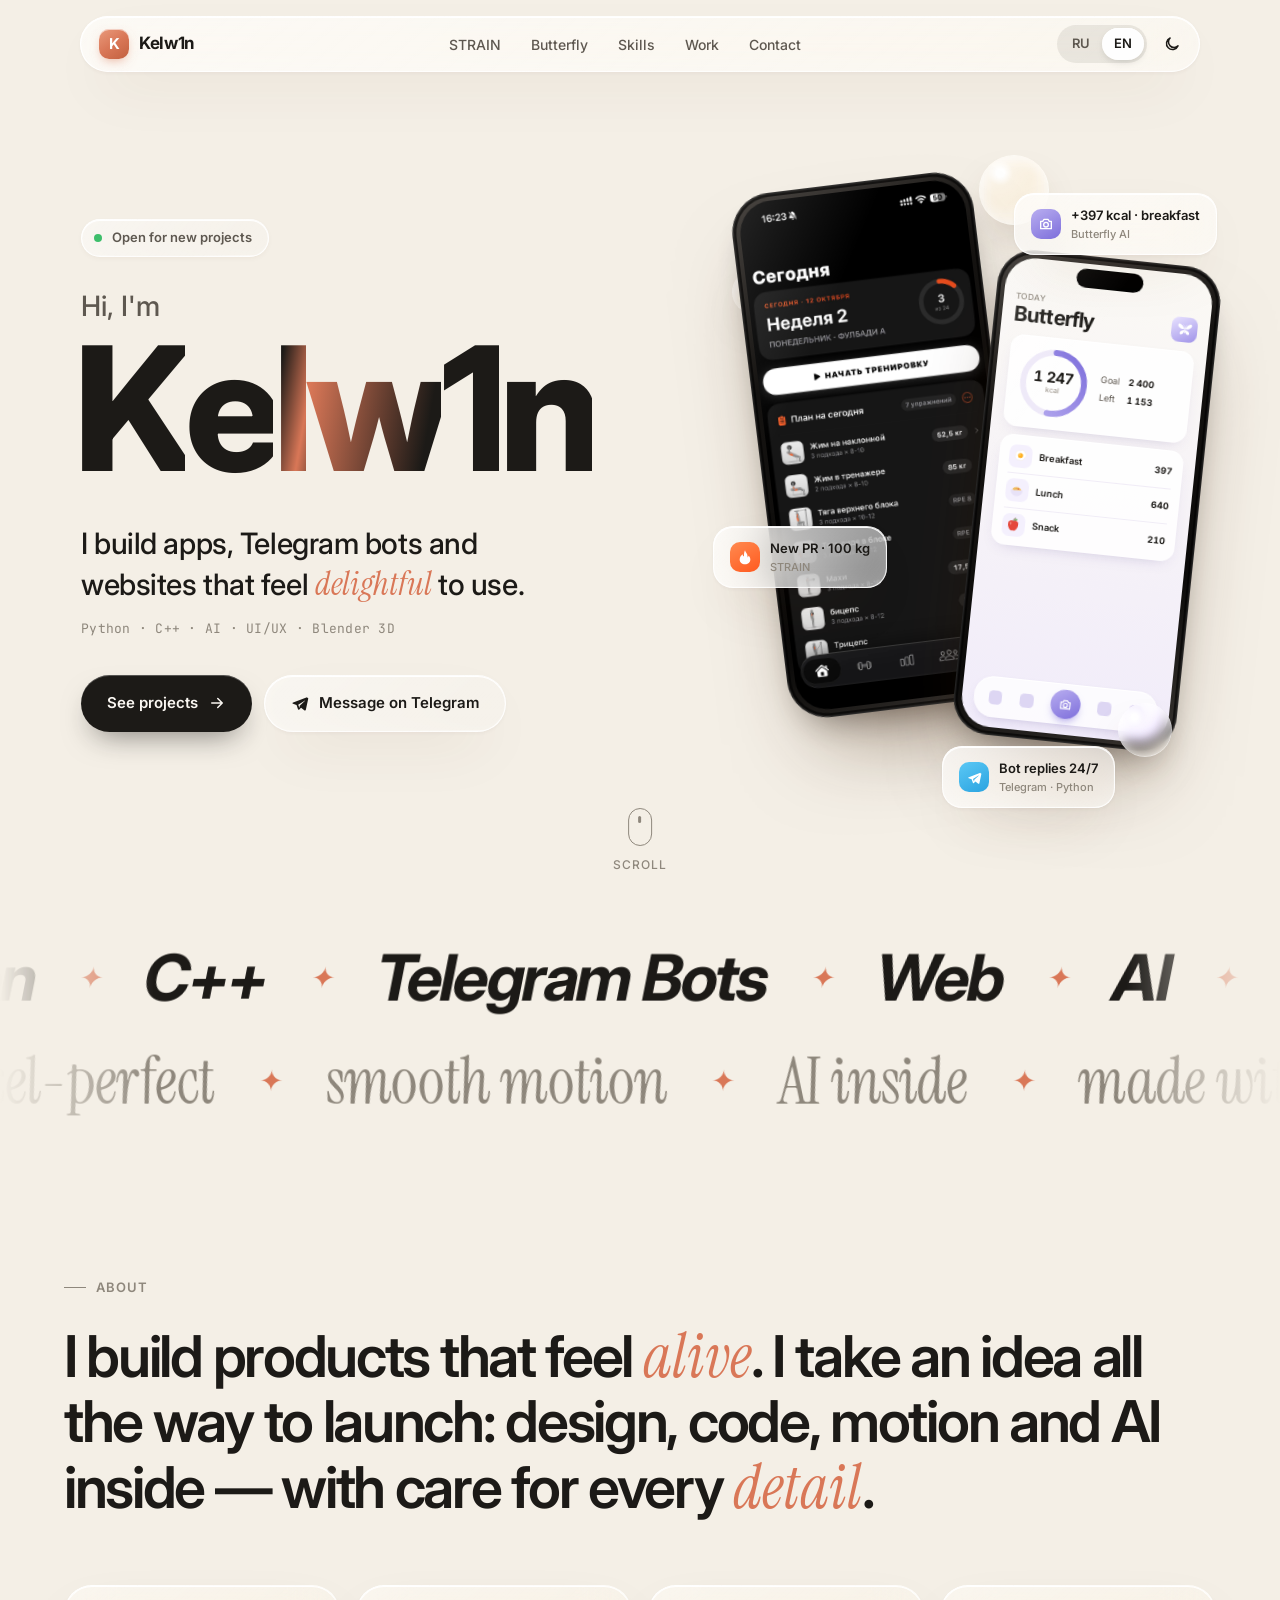
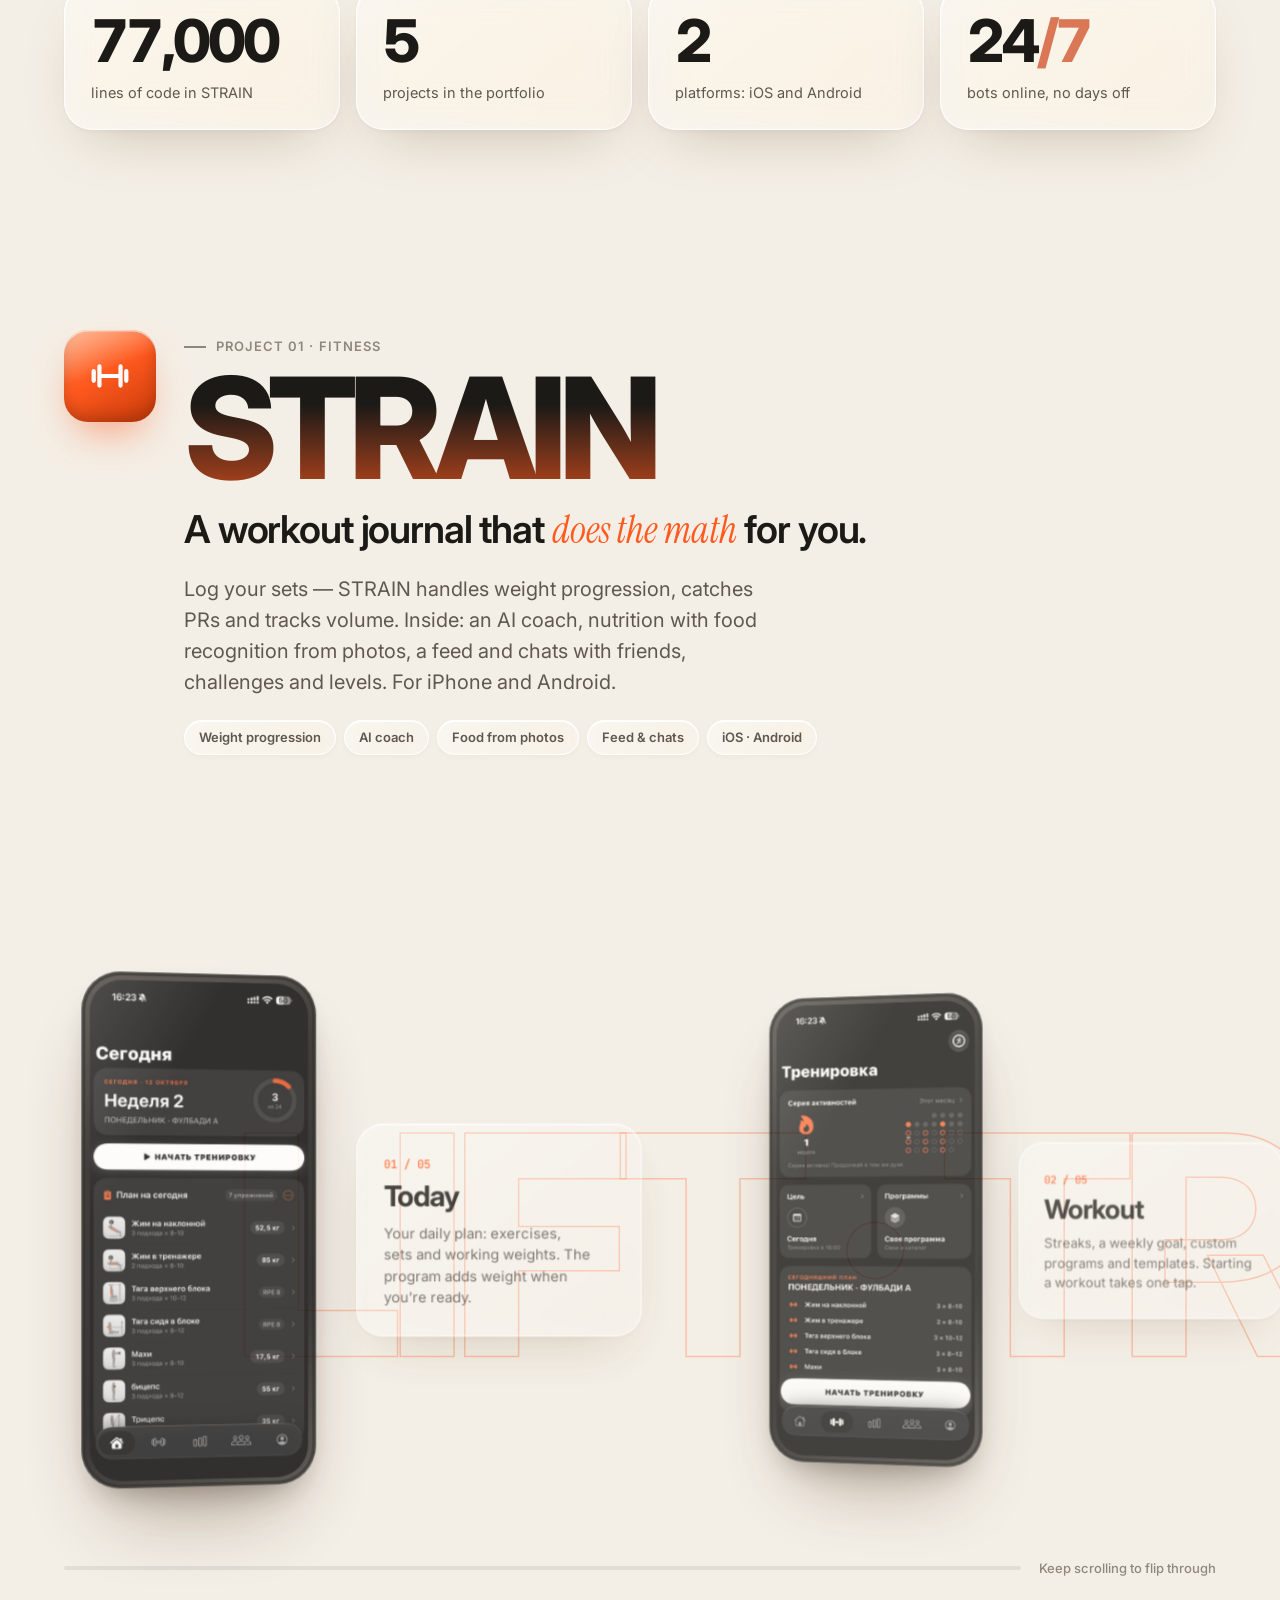
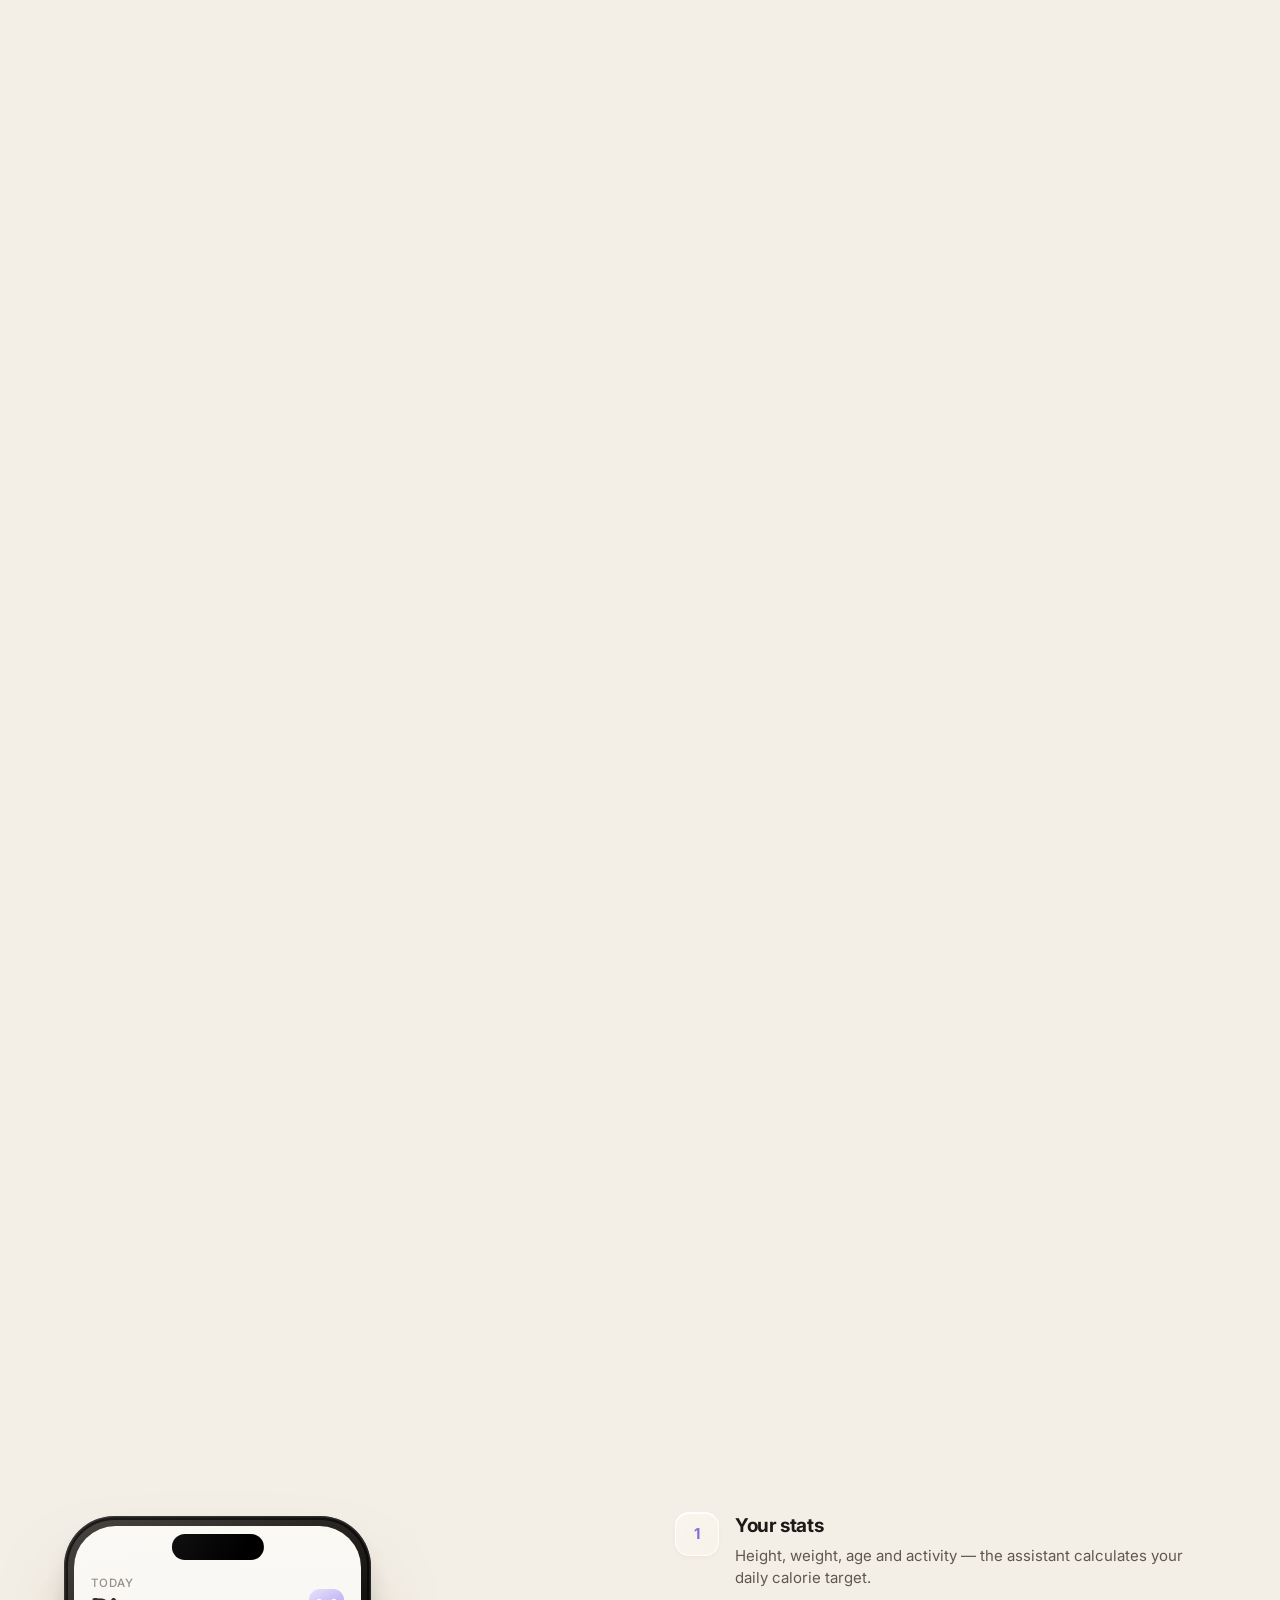
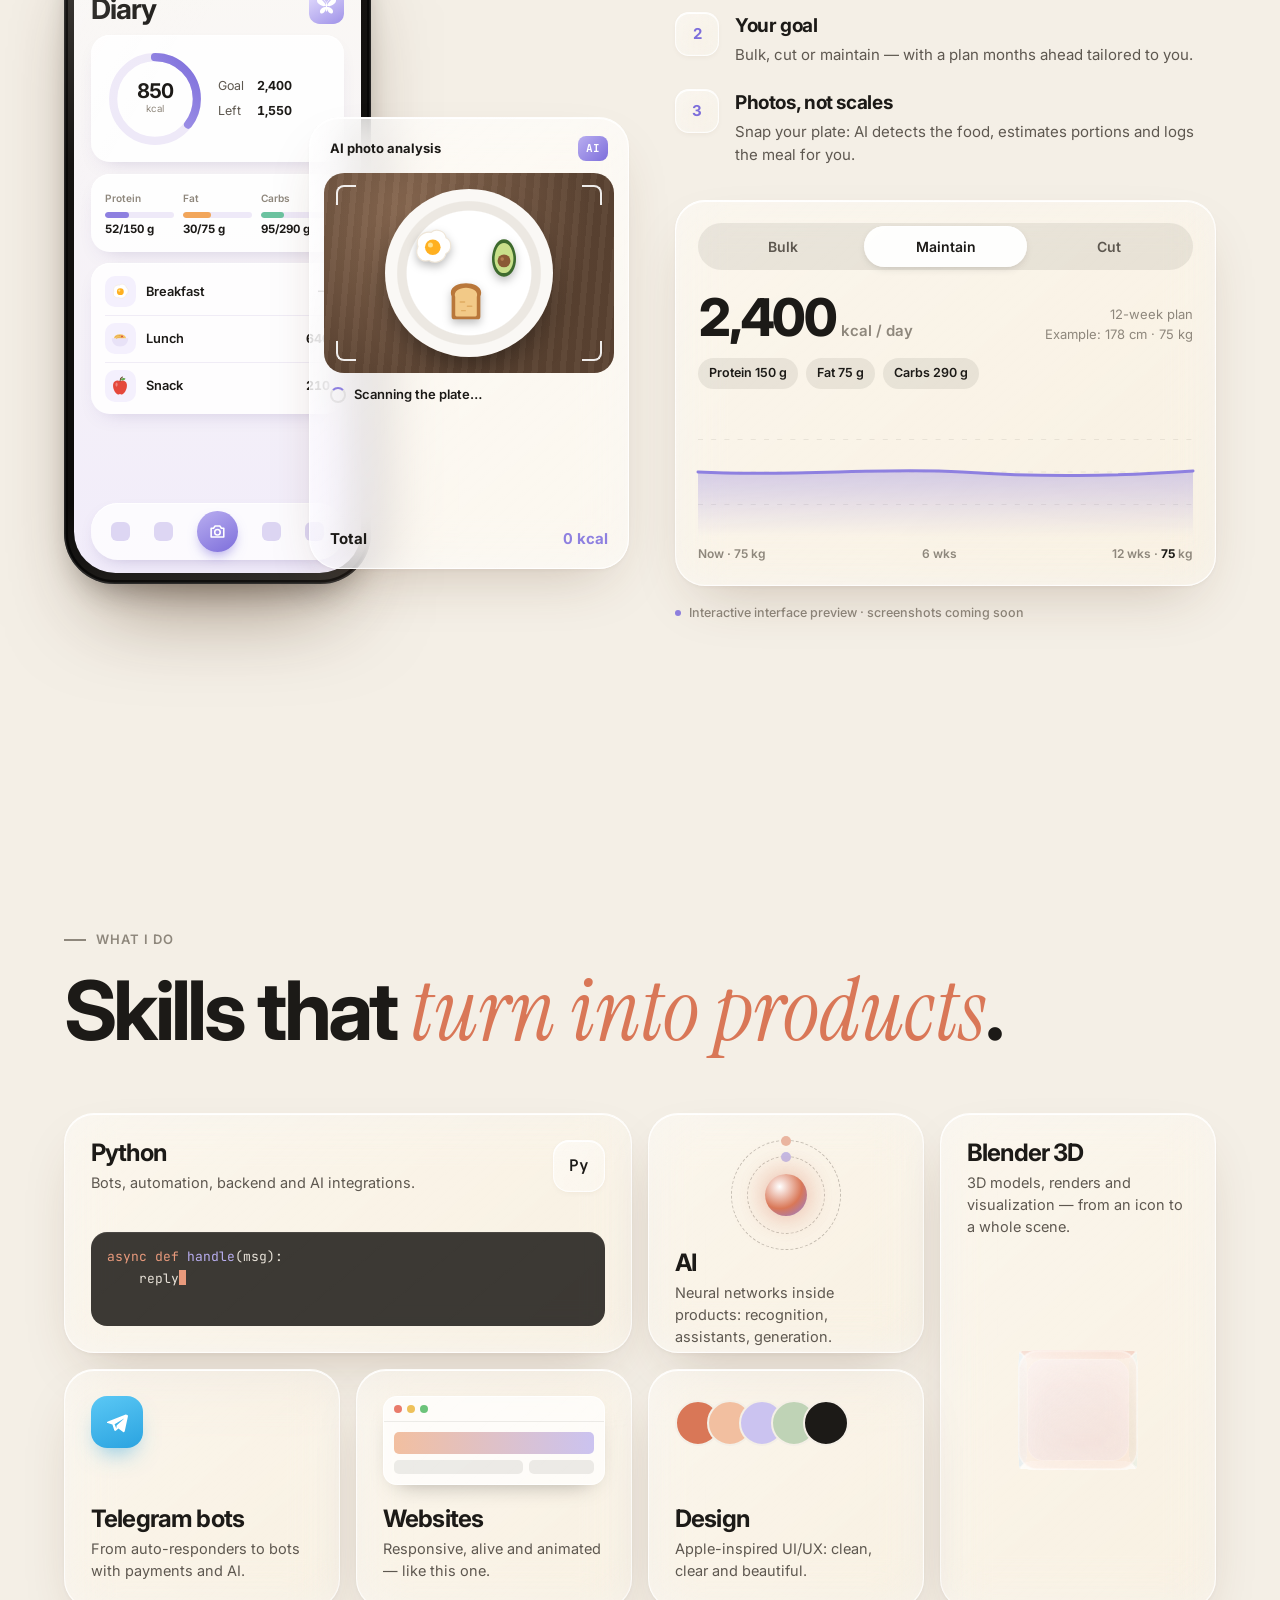
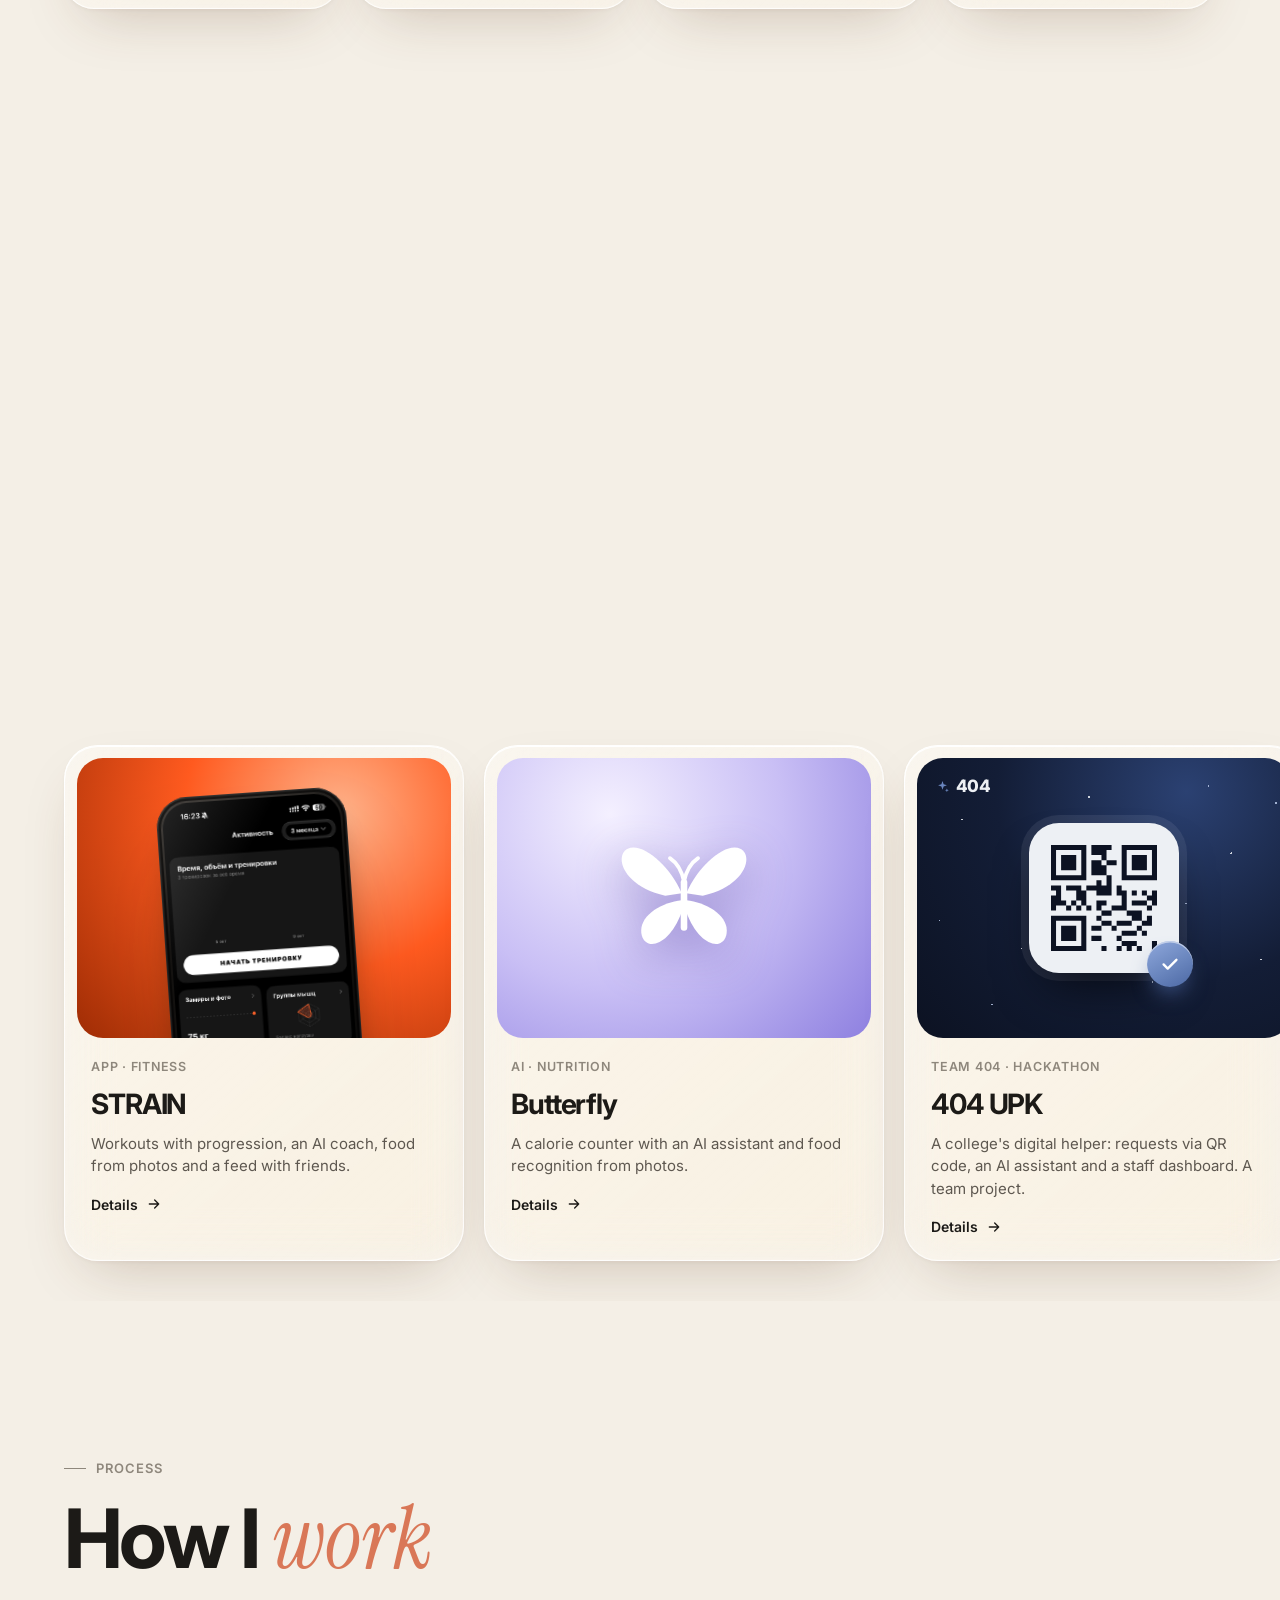
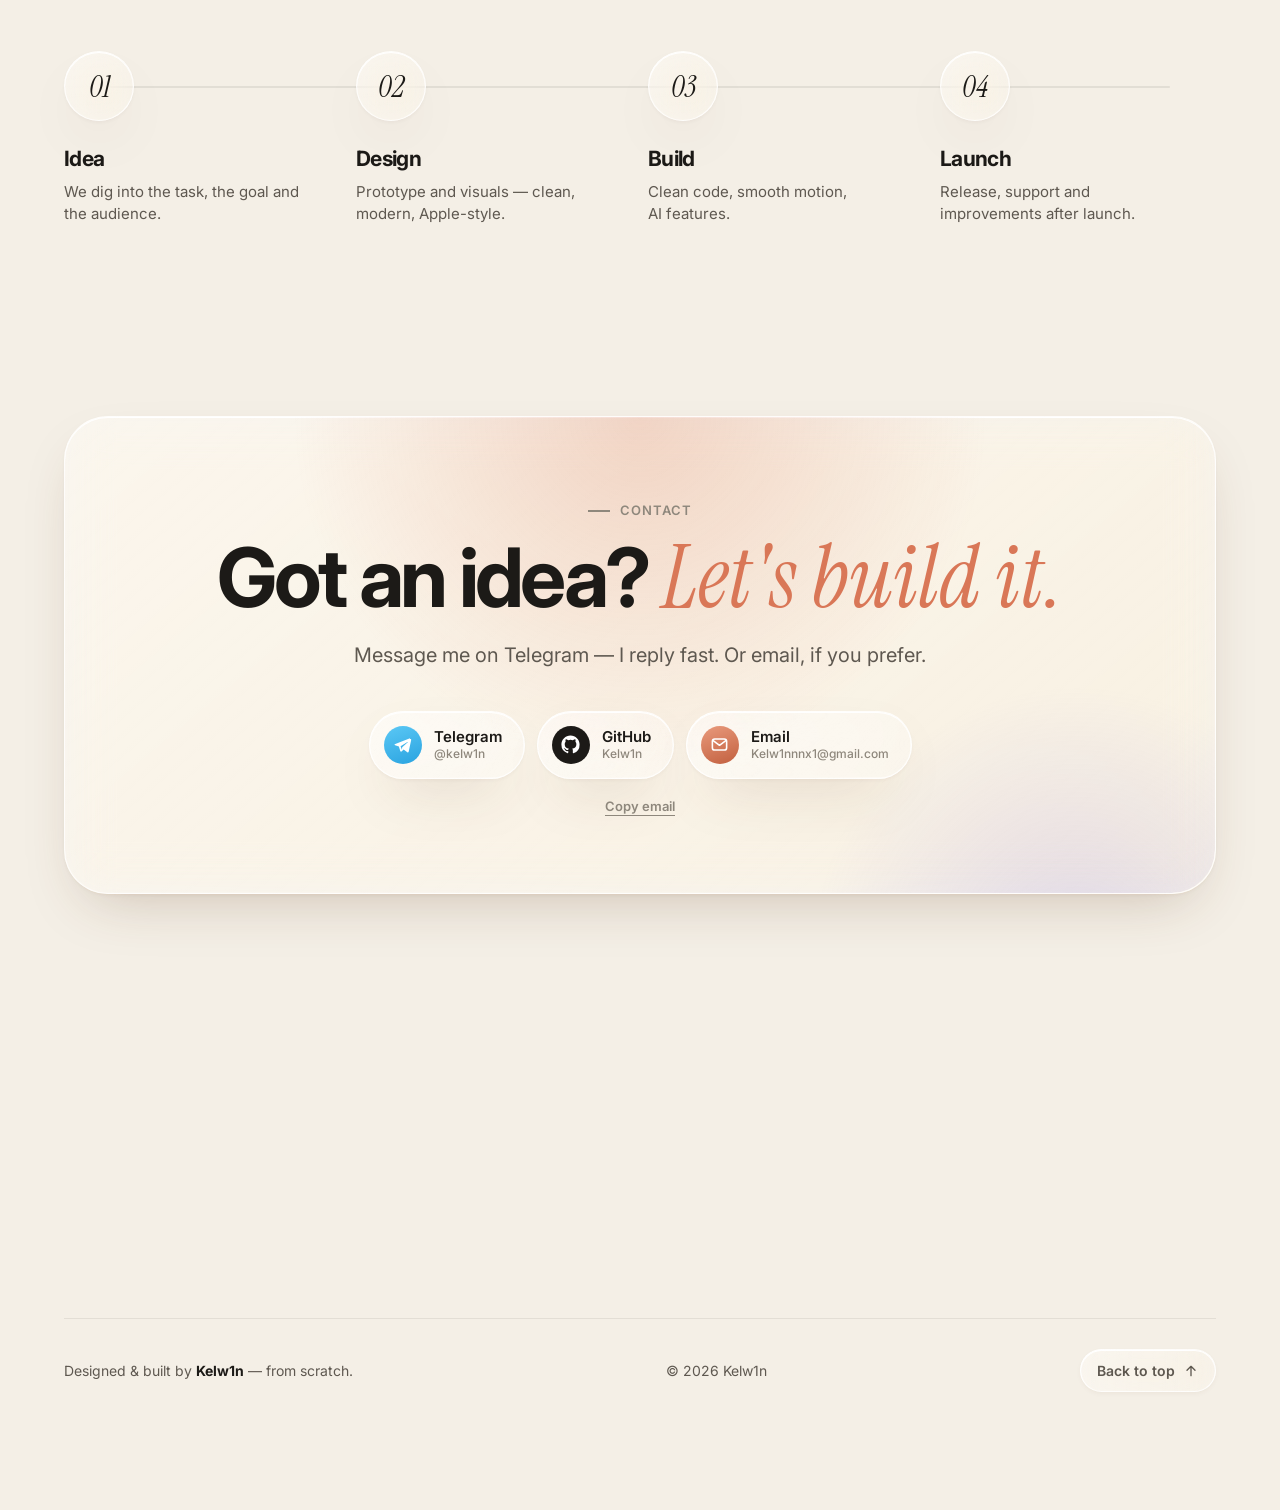
<file: index.html>
<!doctype html>
<html lang="ru">
<head>
<meta charset="utf-8">
<meta name="viewport" content="width=device-width, initial-scale=1, viewport-fit=cover">
<title>Kelw1n Portfolio</title>
<meta name="description" content="Kelw1n — разработчик приложений, Telegram-ботов и сайтов. STRAIN, Butterfly и другие проекты.">
<meta name="theme-color" content="#F4EFE6">
<meta property="og:type" content="website">
<meta property="og:title" content="Kelw1n — приложения, Telegram-боты и сайты">
<meta property="og:description" content="Портфолио разработчика: STRAIN, Butterfly и другие проекты.">
<meta property="og:url" content="https://kelw1n.github.io/">
<link rel="icon" href="data:image/svg+xml,%3Csvg xmlns='http://www.w3.org/2000/svg' viewBox='0 0 64 64'%3E%3Crect width='64' height='64' rx='18' fill='%23D97757'/%3E%3Ctext x='32' y='44' font-family='Arial' font-weight='700' font-size='34' text-anchor='middle' fill='white'%3EK%3C/text%3E%3C/svg%3E">
<script>try{var th=localStorage.getItem('theme');if(th)document.documentElement.dataset.theme=th}catch(e){}</script>
<link rel="preconnect" href="https://fonts.googleapis.com">
<link rel="preconnect" href="https://fonts.gstatic.com" crossorigin>
<link href="https://fonts.googleapis.com/css2?family=Inter:wght@400;500;600;700;800&family=Instrument+Serif:ital@0;1&family=JetBrains+Mono:wght@400;500&display=swap" rel="stylesheet">
<style>
/* ============ TOKENS ============ */
:root{
  --bg:#F4EFE6; --bg2:#EDE5D8; --ink:#1C1A17; --ink2:#5E5850; --ink3:#8E877C;
  --clay:#D97757; --clay2:#C2603F; --peach:#F2BFA0; --lav:#CBC3F0; --sage:#BFD3B6; --sky:#BCD6EC; --strain:#FF5A1F;
  --glass:rgba(255,255,255,.44); --glass2:rgba(255,255,255,.14); --glass-solid:rgba(255,255,255,.72);
  --border:rgba(255,255,255,.78); --rim:rgba(255,255,255,.98); --hair:rgba(28,26,23,.08);
  --shadow:0 24px 60px -24px rgba(90,55,25,.28), 0 2px 6px -2px rgba(90,55,25,.08);
  --blob:.8; --grain:.06; --pill:#1C1A17; --pill-ink:#FAF7F2; --seg:rgba(255,255,255,.95); --scan-a:rgba(255,255,255,.72); --scan-b:rgba(255,255,255,.5); --ring:rgba(28,26,23,.3); --nav-a:rgba(255,255,255,.66); --nav-b:rgba(255,255,255,.46);
  --font: -apple-system, BlinkMacSystemFont, "SF Pro Display", "Inter", system-ui, "Segoe UI", sans-serif;
  --serif: "Instrument Serif", "Iowan Old Style", Georgia, serif;
  --mono: "JetBrains Mono", ui-monospace, Consolas, monospace;
  --ease: cubic-bezier(.2,.8,.1,1);
  --spring: cubic-bezier(.5,1.7,.4,1);
  color-scheme: light;
}
@media (prefers-color-scheme: dark){
  :root:not([data-theme="light"]){
    --bg:#141210; --bg2:#1C1916; --ink:#F3EEE6; --ink2:#B7AFA3; --ink3:#7E776D;
    --glass:rgba(255,255,255,.075); --glass2:rgba(255,255,255,.02); --glass-solid:rgba(40,36,32,.8);
    --border:rgba(255,255,255,.14); --rim:rgba(255,255,255,.4); --hair:rgba(255,255,255,.08);
    --shadow:0 30px 70px -25px rgba(0,0,0,.7), 0 2px 6px -2px rgba(0,0,0,.4);
    --blob:.38; --grain:.08; --pill:#F3EEE6; --pill-ink:#141210; --seg:rgba(255,255,255,.16); --scan-a:rgba(40,36,32,.86); --scan-b:rgba(28,25,22,.78); --ring:rgba(255,255,255,.5); --nav-a:rgba(38,34,30,.82); --nav-b:rgba(24,21,18,.72);
    color-scheme: dark;
  }
}
:root[data-theme="dark"]{
  --bg:#141210; --bg2:#1C1916; --ink:#F3EEE6; --ink2:#B7AFA3; --ink3:#7E776D;
  --glass:rgba(255,255,255,.075); --glass2:rgba(255,255,255,.02); --glass-solid:rgba(40,36,32,.8);
  --border:rgba(255,255,255,.14); --rim:rgba(255,255,255,.4); --hair:rgba(255,255,255,.08);
  --shadow:0 30px 70px -25px rgba(0,0,0,.7), 0 2px 6px -2px rgba(0,0,0,.4);
  --blob:.38; --grain:.08; --pill:#F3EEE6; --pill-ink:#141210; --seg:rgba(255,255,255,.16); --scan-a:rgba(40,36,32,.86); --scan-b:rgba(28,25,22,.78); --ring:rgba(255,255,255,.5); --nav-a:rgba(38,34,30,.82); --nav-b:rgba(24,21,18,.72);
  color-scheme: dark;
}

/* ============ BASE ============ */
*{box-sizing:border-box;margin:0;padding:0}
html{scroll-behavior:smooth;-webkit-text-size-adjust:100%}
body{font-family:var(--font);background:var(--bg);color:var(--ink);line-height:1.5;overflow-x:hidden;-webkit-font-smoothing:antialiased;transition:background .6s var(--ease),color .6s var(--ease)}
a{color:inherit;text-decoration:none;-webkit-tap-highlight-color:transparent}
button{-webkit-tap-highlight-color:transparent}
button{font:inherit;color:inherit;background:none;border:0;cursor:pointer}
img{display:block;max-width:100%}
em{font-family:var(--serif);font-style:italic;font-weight:400;letter-spacing:0}
::selection{background:var(--clay);color:#fff}
.wrap{max-width:1200px;margin:0 auto;padding:0 24px}
.sr{position:absolute;width:1px;height:1px;overflow:hidden;clip:rect(0 0 0 0)}

/* ============ BACKGROUND ============ */
.bg{position:fixed;top:0;left:0;width:100%;height:calc(100vh + 60px);height:calc(100lvh + 60px);z-index:-1;overflow:hidden;pointer-events:none;
  --c1:var(--peach);--c2:var(--lav);--c3:var(--sage);--c4:var(--sky)}
/* Настроение раздела: свет за стеклом плавно меняет цвет */
.bg[data-mood="strain"]{--c1:#FFB38A;--c2:#FF9A66;--c3:#F7C9A8;--c4:#FFD7BE}
.bg[data-mood="bf"]{--c1:#DCD3FF;--c2:#B9AEF0;--c3:#CFC6F6;--c4:#BCD6EC}
.bg[data-mood="contact"]{--c1:#F6B999;--c2:#E99A7C;--c3:#F2C6B0;--c4:#CBC3F0}
html{background:var(--bg)}
.blob{position:absolute;border-radius:50%;opacity:var(--blob);will-change:transform;transition:opacity .6s,background-color 1.6s var(--ease);
  -webkit-mask-image:radial-gradient(circle,#000 0%,rgba(0,0,0,0) 65%);mask-image:radial-gradient(circle,#000 0%,rgba(0,0,0,0) 65%)}
.b1{width:62vmax;height:62vmax;left:-18vmax;top:-22vmax;background-color:var(--c1);animation:drift1 26s ease-in-out infinite alternate}
.b2{width:55vmax;height:55vmax;right:-20vmax;top:5vmax;background-color:var(--c2);animation:drift2 30s ease-in-out infinite alternate}
.b3{width:50vmax;height:50vmax;left:10vmax;bottom:-25vmax;background-color:var(--c3);animation:drift3 34s ease-in-out infinite alternate}
.b4{width:40vmax;height:40vmax;right:5vmax;bottom:-10vmax;background-color:var(--c4);animation:drift1 28s ease-in-out infinite alternate-reverse}
@keyframes drift1{to{transform:translate(12vmax,10vmax) scale(1.15)}}
@keyframes drift2{to{transform:translate(-14vmax,12vmax) scale(.9)}}
@keyframes drift3{to{transform:translate(10vmax,-12vmax) scale(1.1)}}
.grain{position:absolute;inset:0;opacity:calc(var(--grain)*.5);background-image:url("data:image/svg+xml,%3Csvg xmlns='http://www.w3.org/2000/svg' width='160' height='160'%3E%3Cfilter id='n'%3E%3CfeTurbulence type='fractalNoise' baseFrequency='.9' numOctaves='3' stitchTiles='stitch'/%3E%3C/filter%3E%3Crect width='100%25' height='100%25' filter='url(%23n)'/%3E%3C/svg%3E")}

/* ============ LIQUID GLASS ============ */
.glass{
  position:relative;isolation:isolate;
  background:linear-gradient(140deg,var(--glass) 0%,var(--glass2) 100%);
  -webkit-backdrop-filter:blur(24px) saturate(185%);backdrop-filter:blur(24px) saturate(185%);
  border:1px solid var(--border);border-radius:28px;
  box-shadow:inset 0 1px 0 var(--rim), inset 0 -10px 30px -18px rgba(255,255,255,.35), inset 0 0 0 .5px rgba(255,255,255,.15), var(--shadow);
}
.glass::before{ /* specular rim */
  content:"";position:absolute;inset:-1px;border-radius:inherit;padding:1.2px;pointer-events:none;z-index:2;
  background:linear-gradient(135deg,var(--rim) 0%,rgba(255,255,255,0) 32%,rgba(255,255,255,0) 64%,rgba(255,255,255,.55) 100%);
  -webkit-mask:linear-gradient(#000 0 0) content-box,linear-gradient(#000 0 0);-webkit-mask-composite:xor;mask-composite:exclude;
}
.glass::after{ /* cursor caustic */
  content:"";position:absolute;inset:0;border-radius:inherit;pointer-events:none;z-index:1;opacity:0;transition:opacity .5s;
  background:radial-gradient(420px circle at var(--mx,50%) var(--my,50%),rgba(255,255,255,.2),rgba(255,255,255,0) 45%);
}
.glass:hover::after{opacity:1}

/* ============ CURSOR ============ */
.cursor-ring{position:fixed;left:0;top:0;pointer-events:none;z-index:9999;border-radius:50%;opacity:0;will-change:transform}
.cursor-ring{width:40px;height:40px;margin:-20px 0 0 -20px;border:1px solid var(--ring);
  background:rgba(255,255,255,.08);-webkit-backdrop-filter:blur(2px) saturate(180%) contrast(1.1);backdrop-filter:blur(2px) saturate(180%) contrast(1.1);
  box-shadow:inset 0 1px 1px rgba(255,255,255,.8),0 6px 20px -6px rgba(0,0,0,.25);transition:width .45s var(--spring),height .45s var(--spring),margin .45s var(--spring),opacity .3s}
.cursor-ring.hover{width:64px;height:64px;margin:-32px 0 0 -32px;background:rgba(217,119,87,.12)}
body.has-cursor .cursor-ring{opacity:1}

/* ============ LOADER ============ */
.loader{position:fixed;inset:0;z-index:10000;display:grid;place-items:center;background:var(--bg);transition:clip-path 1.1s cubic-bezier(.8,0,.2,1);clip-path:inset(0 0 0 0)}
.loader.out{clip-path:inset(0 0 100% 0)}
.loader-word{font-size:clamp(40px,8vw,88px);font-weight:700;letter-spacing:-.05em;display:flex;overflow:hidden}
.loader-word span{display:inline-block;transform:translateY(110%);animation:ldup .8s var(--ease) forwards}
.loader-bar{width:160px;height:4px;border-radius:9px;background:var(--hair);overflow:hidden;margin:22px auto 0}
.loader-bar i{display:block;height:100%;width:100%;background:var(--clay);transform-origin:left;transform:scaleX(0);animation:ldbar 1s var(--ease) .2s forwards}
@keyframes ldup{to{transform:none}}
@keyframes ldbar{to{transform:scaleX(1)}}

/* ============ PROGRESS + NAV ============ */
.progress{position:fixed;left:0;top:0;height:3px;width:100%;z-index:200;transform-origin:left;transform:scaleX(0);background:linear-gradient(90deg,var(--clay),var(--peach),var(--lav))}
.nav{position:fixed;z-index:100;top:16px;left:50%;transform:translateX(-50%);width:min(1120px,calc(100% - 32px));
  display:flex;align-items:center;justify-content:space-between;gap:12px;padding:8px 8px 8px 18px;border-radius:999px;transition:top .5s var(--ease),width .6s var(--ease),padding .5s}
.nav.scrolled{width:min(900px,calc(100% - 32px))}
.brand{display:flex;align-items:center;gap:10px;font-weight:700;letter-spacing:-.02em;font-size:17px;position:relative;z-index:3}
.brand-mark{width:30px;height:30px;border-radius:10px;display:grid;place-items:center;color:#fff;font-size:15px;
  background:linear-gradient(145deg,#E99A7C,var(--clay) 50%,var(--clay2));box-shadow:inset 0 1px 0 rgba(255,255,255,.6),0 4px 12px -4px rgba(217,119,87,.7)}
.links{display:flex;gap:2px;position:relative;z-index:3}
.links a{padding:8px 14px;border-radius:999px;font-size:14px;font-weight:500;color:var(--ink2);transition:color .3s,background .3s}
.links a:hover,.links a.active{color:var(--ink);background:var(--seg)}
.nav-actions{display:flex;align-items:center;gap:6px;position:relative;z-index:3}
.icon-btn{width:38px;height:38px;border-radius:50%;display:grid;place-items:center;transition:background .3s,transform .4s var(--spring)}
.icon-btn:hover{background:var(--seg);transform:scale(1.08)}
.icon-btn svg{width:18px;height:18px}
.i-sun{display:none}
:root[data-theme="dark"] .i-sun{display:block} :root[data-theme="dark"] .i-moon{display:none}
.menu-btn{display:none}

/* segmented control (liquid pill) */
.seg{position:relative;display:flex;padding:3px;border-radius:999px;background:var(--hair)}
.seg-pill{position:absolute;top:3px;bottom:3px;left:3px;width:calc((100% - 6px)/var(--n,2));border-radius:999px;background:var(--seg);
  box-shadow:inset 0 1px 0 rgba(255,255,255,.9),0 3px 10px -3px rgba(0,0,0,.2);transform:translateX(calc(var(--i,0)*100%));transition:transform .6s var(--spring)}
.seg-pill.wobble{animation:wobble .6s var(--ease)}
@keyframes wobble{30%{scale:1.18 .86}60%{scale:.94 1.06}100%{scale:1 1}}
.seg button{position:relative;z-index:1;flex:1;padding:6px 12px;border-radius:999px;font-size:13px;font-weight:600;color:var(--ink2);transition:color .3s}
.seg button.on{color:var(--ink)}
.mnav{position:fixed;z-index:99;top:76px;left:16px;right:16px;padding:10px;display:none;flex-direction:column;gap:2px;border-radius:24px;
  opacity:0;transform:translateY(-10px) scale(.97);transition:opacity .35s,transform .45s var(--spring);pointer-events:none}
.mnav.open{opacity:1;transform:none;pointer-events:auto}
.mnav a{padding:14px 16px;border-radius:16px;font-weight:600;font-size:17px;position:relative;z-index:3}
.mnav a:active{background:var(--seg)}

/* ============ BUTTONS ============ */
.btn{position:relative;display:inline-flex;align-items:center;gap:10px;padding:16px 26px;border-radius:999px;font-weight:600;font-size:15px;
  transition:transform .5s var(--spring),box-shadow .4s;will-change:transform}
.btn-dark{background:var(--pill);color:var(--pill-ink);box-shadow:0 14px 30px -12px rgba(28,26,23,.55),inset 0 1px 0 rgba(255,255,255,.25)}
.btn-dark:hover{box-shadow:0 20px 40px -14px rgba(28,26,23,.6),inset 0 1px 0 rgba(255,255,255,.25)}
.btn-glass{border-radius:999px}
.btn-glass > *{position:relative;z-index:3}
.btn svg{width:18px;height:18px;transition:transform .4s var(--spring)}
.btn:hover svg{transform:translateX(3px)}
.btn .lbl{position:relative;z-index:3}

/* ============ HERO ============ */
.hero{min-height:100vh;min-height:100svh;display:grid;align-items:center;padding:130px 0 80px;position:relative}
.hero-grid{display:grid;grid-template-columns:1.15fr .85fr;gap:40px;align-items:center}
.badge{display:inline-flex;align-items:center;gap:10px;padding:8px 16px 8px 12px;border-radius:999px;font-size:13px;font-weight:600;color:var(--ink2)}
.badge > *{position:relative;z-index:3}
.dot{width:8px;height:8px;border-radius:50%;background:#3DBE6B;box-shadow:0 0 0 0 rgba(61,190,107,.6);animation:pulse 2s infinite}
@keyframes pulse{70%{box-shadow:0 0 0 10px rgba(61,190,107,0)}100%{box-shadow:0 0 0 0 rgba(61,190,107,0)}}
.hello{margin-top:28px;font-size:clamp(20px,2.2vw,28px);color:var(--ink2);font-weight:500;overflow:hidden}
.hello span{display:inline-block}
.hero-name{font-size:clamp(76px,13.5vw,210px);line-height:.88;font-weight:800;letter-spacing:-.065em;margin:6px 0 0 -.04em;display:flex;padding-bottom:.08em;user-select:none}
.ch{display:inline-block;--k:0;
  background:linear-gradient(100deg,var(--ink) 0%,var(--ink) 35%,var(--clay) 50%,var(--ink) 65%,var(--ink) 100%);
  background-size:600% 100%;background-position:calc(var(--k)*20% + var(--s,0%)) 0;-webkit-background-clip:text;background-clip:text;color:transparent;
  transform:translateY(105%) rotate(6deg);opacity:0;
  transition:transform 1.2s var(--ease) calc(var(--k)*70ms + .15s),opacity .8s calc(var(--k)*70ms + .15s)}
body.ready .ch{transform:none;opacity:1}
.ch.rubber{animation:rubber .8s var(--ease)}
@keyframes rubber{30%{transform:scale(1.25,.75)}45%{transform:scale(.8,1.2)}60%{transform:scale(1.1,.9) translateY(-6%)}75%{transform:scale(.97,1.03)}100%{transform:none}}
.hero-lead{margin-top:26px;font-size:clamp(20px,2.3vw,30px);line-height:1.3;max-width:620px;letter-spacing:-.015em;font-weight:500}
.hero-lead em{color:var(--clay);font-size:1.12em}
.hero-sub{margin-top:14px;color:var(--ink3);font-family:var(--mono);font-size:13px;letter-spacing:.02em}
.hero-cta{display:flex;flex-wrap:wrap;gap:12px;margin-top:36px}
.fade-up{opacity:0;transform:translateY(28px);transition:opacity 1s var(--ease),transform 1.2s var(--ease)}
body.ready .fade-up{opacity:1;transform:none}

.hero-visual{position:relative;height:min(640px,78vh);--px:0;--py:0}
.layer{position:absolute;will-change:transform}
.bob{animation:bob 7s ease-in-out infinite}
.bob.bv2{animation-duration:8.5s;animation-delay:-3s}
.bob.bv3{animation-duration:6s;animation-delay:-1.5s}
@keyframes bob{50%{transform:translateY(-16px)}}
.l-phone1{left:4%;top:4%;--d:-18}
.l-phone2{right:0;top:16%;--d:26}
.l-chip1{left:-6%;top:58%;--d:40;z-index:5}
.l-chip2{right:-4%;top:6%;--d:-30;z-index:5}
.l-chip3{left:44%;bottom:-2%;--d:55;z-index:5}
.l-orb1{left:52%;top:0;--d:70}
.l-orb2{left:-2%;top:18%;--d:-60}
.l-orb3{right:6%;bottom:6%;--d:35}
.l-phone1 .phone{--pw:clamp(200px,19vw,268px);transform:rotate(-7deg)}
.l-phone2 .phone{--pw:clamp(190px,17.5vw,248px);transform:rotate(6deg)}
.chip{display:flex;align-items:center;gap:10px;padding:12px 16px;border-radius:20px;font-size:13px;font-weight:600;white-space:nowrap;background:linear-gradient(140deg,var(--scan-a),var(--scan-b))}
.chip > *{position:relative;z-index:3}
.chip-ic{width:30px;height:30px;border-radius:10px;display:grid;place-items:center;font-size:15px;color:#fff}
.chip small{display:block;font-weight:500;color:var(--ink3);font-size:11px}
.orb{border-radius:50%;
  background:radial-gradient(circle at 30% 25%,rgba(255,255,255,.95) 0 6%,rgba(255,255,255,.25) 18%,rgba(255,255,255,.05) 45%,rgba(255,255,255,.18) 75%,rgba(255,255,255,.55) 100%);
  -webkit-backdrop-filter:blur(6px) saturate(200%);backdrop-filter:blur(6px) saturate(200%);
  box-shadow:inset -6px -10px 20px rgba(255,255,255,.35),inset 4px 6px 12px rgba(255,255,255,.6),0 20px 40px -15px rgba(90,55,25,.35);border:1px solid rgba(255,255,255,.6)}
.scroll-hint{position:absolute;left:50%;bottom:26px;translate:-50% 0;display:flex;flex-direction:column;align-items:center;gap:10px;font-size:12px;color:var(--ink3);font-weight:500;letter-spacing:.08em;text-transform:uppercase}
.mouse{width:24px;height:38px;border-radius:14px;border:1.5px solid var(--ink3);position:relative}
.mouse::after{content:"";position:absolute;left:50%;top:7px;width:3px;height:7px;margin-left:-1.5px;border-radius:3px;background:var(--ink3);animation:wheel 1.8s infinite}
@keyframes wheel{0%{opacity:0;transform:translateY(-3px)}30%{opacity:1}100%{opacity:0;transform:translateY(10px)}}

/* ============ PHONE ============ */
.phone{--pw:260px;position:relative;width:var(--pw);aspect-ratio:1178/2560;border-radius:calc(var(--pw)*.165);padding:calc(var(--pw)*.034);
  background:linear-gradient(150deg,#4a4642 0%,#151311 30%,#0b0a09 70%,#3b3733 100%);
  box-shadow:inset 0 0 0 1.5px rgba(255,255,255,.12),inset 0 0 0 4px rgba(0,0,0,.6),0 50px 90px -35px rgba(60,30,5,.55),0 18px 36px -18px rgba(0,0,0,.45);
  will-change:transform}
.phone::after{content:"";position:absolute;left:50%;top:calc(var(--pw)*.058);width:30%;height:calc(var(--pw)*.085);transform:translateX(-50%);border-radius:99px;background:#000;z-index:3}
.screen{position:relative;width:100%;height:100%;border-radius:calc(var(--pw)*.135);overflow:hidden;background:#000}
.screen::after{content:"";position:absolute;inset:0;pointer-events:none;background:linear-gradient(120deg,rgba(255,255,255,.14) 0%,rgba(255,255,255,0) 28%);z-index:4}
.screen img{width:100%;height:100%;object-fit:cover}

/* ============ SECTIONS ============ */
section{position:relative}
.sec{padding:150px 0}
.eyebrow{display:inline-flex;align-items:center;gap:10px;font-size:13px;font-weight:600;letter-spacing:.08em;text-transform:uppercase;color:var(--ink3)}
.eyebrow::before{content:"";width:22px;height:1.5px;background:currentColor}
.h2{font-size:clamp(40px,6.4vw,88px);line-height:.98;letter-spacing:-.045em;font-weight:700;margin-top:18px}
.h2 em{font-size:1.06em;color:var(--clay)}
.lead{font-size:clamp(17px,1.6vw,20px);color:var(--ink2);max-width:600px;margin-top:22px;line-height:1.55}
.reveal{opacity:0;transform:translateY(50px);transition:opacity 1s var(--ease),transform 1.2s var(--ease)}
.reveal.in{opacity:1;transform:none}

/* marquee */
.marquee{padding:30px 0;overflow:hidden;-webkit-mask:linear-gradient(90deg,transparent,#000 12%,#000 88%,transparent);mask:linear-gradient(90deg,transparent,#000 12%,#000 88%,transparent)}
.mq{display:flex;width:max-content;animation:mq 42s linear infinite}
.mq.rev{animation-direction:reverse;animation-duration:50s;margin-top:8px}
.mq span{font-size:clamp(34px,5vw,64px);font-weight:700;letter-spacing:-.04em;padding:0 22px;white-space:nowrap;display:flex;align-items:center;gap:44px}
.mq span::after{content:"✦";font-size:.45em;color:var(--clay)}
.mq.rev span{font-family:var(--serif);font-style:italic;font-weight:400;color:var(--ink3);letter-spacing:-.01em}
@keyframes mq{to{transform:translateX(-50%)}}
.marquee:hover .mq{animation-play-state:paused}

/* ============ PROJECT HEAD ============ */
.proj-head{display:grid;grid-template-columns:auto 1fr;gap:28px;align-items:start}
.app-icon{width:92px;height:92px;border-radius:24px;display:grid;place-items:center;position:relative;overflow:hidden}
.app-icon svg{width:46px;height:46px;position:relative;z-index:3}
.icon-strain{background:linear-gradient(150deg,#FF8A50,var(--strain) 45%,#C83A08);box-shadow:inset 0 1.5px 0 rgba(255,255,255,.55),inset 0 -6px 14px rgba(0,0,0,.18),0 20px 40px -14px rgba(255,90,31,.6)}
.icon-bf{background:linear-gradient(150deg,#E9E3FF,#B9AEF0 50%,#8E80E0);box-shadow:inset 0 1.5px 0 rgba(255,255,255,.7),inset 0 -6px 14px rgba(0,0,0,.12),0 20px 40px -14px rgba(142,128,224,.65)}
.app-icon::after{content:"";position:absolute;inset:0;background:linear-gradient(160deg,rgba(255,255,255,.45),rgba(255,255,255,0) 45%);z-index:2}
.title-xl{font-size:clamp(64px,11vw,160px);line-height:.85;font-weight:800;letter-spacing:-.06em}
.title-xl.strain{background:linear-gradient(180deg,var(--ink) 30%,var(--strain) 140%);-webkit-background-clip:text;background-clip:text;color:transparent}
.title-xl.bf{background:linear-gradient(180deg,var(--ink) 30%,#8E80E0 140%);-webkit-background-clip:text;background-clip:text;color:transparent}
.tagline{font-size:clamp(24px,3vw,40px);letter-spacing:-.03em;font-weight:600;line-height:1.15;margin-top:18px;max-width:760px}
.strain .tagline em,#strain .tagline em{color:var(--strain)}
#butterfly .tagline em{color:#8E80E0}
.tags{display:flex;flex-wrap:wrap;gap:8px;margin-top:22px}
.tag{padding:7px 14px;border-radius:999px;font-size:13px;font-weight:600;color:var(--ink2)}
.tag > *{position:relative;z-index:3}

/* ============ STRAIN HORIZONTAL ============ */
.hscroll{position:relative;margin-top:40px}
.hsticky{position:sticky;top:0;height:100vh;height:100svh;overflow:hidden;display:flex;flex-direction:column;justify-content:center}
.htrack{display:flex;gap:70px;width:max-content;padding:40px max(24px,calc((100vw - 1200px)/2 + 24px));will-change:transform;align-items:center}
.slide{display:flex;align-items:center;gap:36px;flex:0 0 auto;transition:opacity .3s}
.slide .phone{--pw:clamp(220px,20vw,280px)}
.cap{width:300px;padding:28px;border-radius:28px}
.cap > *{position:relative;z-index:3}
.cap .num{font-family:var(--mono);font-size:12px;color:var(--strain);font-weight:500}
.cap h3{font-size:30px;letter-spacing:-.035em;margin-top:8px;line-height:1.05}
.cap p{margin-top:12px;color:var(--ink2);font-size:15px}
.hfoot{display:flex;align-items:center;gap:18px;width:min(1152px,calc(100% - 48px));margin:10px auto 0}
.hbar{flex:1;height:4px;border-radius:9px;background:var(--hair);overflow:hidden}
.hbar i{display:block;height:100%;background:linear-gradient(90deg,var(--strain),#FFB38A);transform-origin:left;transform:scaleX(0)}
.hhint{font-size:13px;color:var(--ink3);font-weight:500;white-space:nowrap}
.features{display:grid;grid-template-columns:repeat(4,1fr);gap:16px;margin-top:60px}
.feat{padding:26px;border-radius:26px}
.feat > *{position:relative;z-index:3}
.feat-ic{width:46px;height:46px;border-radius:14px;display:grid;place-items:center;background:rgba(255,90,31,.13);color:var(--strain);margin-bottom:18px}
.feat-ic svg{width:22px;height:22px}
.feat h4{font-size:18px;letter-spacing:-.02em}
.feat p{margin-top:6px;color:var(--ink2);font-size:14.5px}

/* ============ BUTTERFLY ============ */
.bf-grid{display:grid;grid-template-columns:1fr 1fr;gap:70px;align-items:center;margin-top:70px}
.bf-visual{position:relative;display:flex;justify-content:flex-start;padding-left:0;min-height:700px;align-items:center}
.bf-visual .phone{--pw:clamp(260px,24vw,310px)}
.bfs{position:absolute;inset:0;background:linear-gradient(180deg,#FBF9F4,#F1ECFA);color:#1C1A17;font-size:calc(var(--pw)*.044);padding:3.6em 1.25em 1em;display:flex;flex-direction:column;gap:.85em;font-family:var(--font)}
.bfs-top{display:flex;justify-content:space-between;align-items:flex-end}
.bfs-top b{font-size:2.1em;letter-spacing:-.04em;line-height:1}
.bfs-top small{display:block;color:#8E877C;font-size:.85em;font-weight:500;margin-bottom:.2em;text-transform:uppercase;letter-spacing:.06em}
.bfs-logo{width:2.6em;height:2.6em;border-radius:.8em;display:grid;place-items:center;background:linear-gradient(150deg,#E9E3FF,#9F92E8);color:#fff}
.bfs-logo svg{width:1.7em;height:1.7em}
.bfs-card{background:rgba(255,255,255,.85);border-radius:1.4em;padding:1em;box-shadow:0 .6em 1.6em -1em rgba(80,60,140,.35),inset 0 1px 0 #fff}
.ringrow{display:flex;align-items:center;gap:1em}
.ring{width:7.4em;height:7.4em;position:relative;flex:none}
.ring svg{width:100%;height:100%;transform:rotate(-90deg)}
.ring circle{fill:none;stroke-width:9;stroke-linecap:round}
.ring .trk{stroke:#EEE9F8}
.ring .val{stroke:url(#ringGrad);stroke-dasharray:289.03;stroke-dashoffset:289.03;transition:stroke-dashoffset 1.2s var(--ease)}
.ring-c{position:absolute;inset:0;display:grid;place-content:center;text-align:center}
.ring-c b{font-size:1.5em;letter-spacing:-.04em;line-height:1}
.ring-c small{font-size:.72em;color:#8E877C}
.kv{display:flex;flex-direction:column;gap:.45em;font-size:.92em}
.kv div{display:flex;justify-content:space-between;gap:1em;color:#5E5850}
.kv b{color:#1C1A17}
.macros{display:grid;grid-template-columns:repeat(3,1fr);gap:.7em}
.mac small{font-size:.75em;color:#8E877C;font-weight:600}
.mac .bar{height:.42em;border-radius:9px;background:#EEE9F8;margin-top:.35em;overflow:hidden}
.mac .bar i{display:block;height:100%;width:0;border-radius:9px;transition:width 1.2s var(--ease)}
.mac:nth-child(1) .bar i{background:#8E80E0}.mac:nth-child(2) .bar i{background:#F2A65A}.mac:nth-child(3) .bar i{background:#6CC3A0}
.mac b{font-size:.85em}
.meal{display:flex;align-items:center;gap:.75em;padding:.55em 0;border-bottom:1px solid #F0ECF6;transition:background .5s}
.meal:last-child{border:0}
.meal .em{width:2.2em;height:2.2em;border-radius:.7em;background:#F4F0FD;display:grid;place-items:center;font-size:1.05em}
.meal span{flex:1;font-weight:600;font-size:.95em}
.meal b{font-size:.92em}
.meal.flash{animation:mealflash 1.6s var(--ease)}
@keyframes mealflash{0%{background:transparent}20%{background:#EDE8FD;border-radius:.8em}100%{background:transparent}}
.bfs-tab{margin-top:auto;display:flex;justify-content:space-around;align-items:center;padding:.6em;border-radius:2em;background:rgba(255,255,255,.75);box-shadow:0 .5em 1.4em -.8em rgba(80,60,140,.4),inset 0 1px 0 #fff}
.bfs-tab i{width:1.4em;height:1.4em;border-radius:.45em;background:#DDD6F3;display:block}
.bfs-tab .cam{width:3em;height:3em;border-radius:50%;background:linear-gradient(150deg,#B9AEF0,#7D6EDB);display:grid;place-items:center;color:#fff;box-shadow:0 .5em 1em -.4em rgba(125,110,219,.8)}
.bfs-tab .cam svg{width:1.4em;height:1.4em}

.scan{position:absolute;right:-24px;bottom:30px;width:min(320px,60%);padding:14px;border-radius:30px;z-index:4;background:linear-gradient(140deg,var(--scan-a),var(--scan-b))}
.scan > *{position:relative;z-index:3}
.scan-head{display:flex;justify-content:space-between;align-items:center;padding:4px 6px 12px;font-size:13px;font-weight:700}
.scan-head .ai{font-family:var(--mono);font-size:11px;padding:4px 8px;border-radius:8px;background:linear-gradient(135deg,#B9AEF0,#7D6EDB);color:#fff}
.photo{position:relative;height:200px;border-radius:20px;overflow:hidden;background:radial-gradient(circle at 30% 20%,#8A6A52,#5B4332 70%)}
.photo::before{content:"";position:absolute;inset:0;background:repeating-linear-gradient(95deg,rgba(255,255,255,.03) 0 6px,rgba(0,0,0,.04) 6px 14px)}
.plate{position:absolute;left:50%;top:50%;width:168px;height:168px;margin:-84px 0 0 -84px;border-radius:50%;background:radial-gradient(circle,#FFFFFF 0 52%,#ECE8E2 53% 60%,#FAF8F5 61% 100%);box-shadow:0 14px 30px -8px rgba(0,0,0,.5)}
.food{position:absolute;font-size:44px;line-height:1;filter:drop-shadow(0 4px 4px rgba(0,0,0,.25))}
.f1{left:calc(50% - 62px);top:calc(50% - 50px)}
.f2{left:calc(50% + 12px);top:calc(50% - 38px);font-size:40px}
.f3{left:calc(50% - 26px);top:calc(50% + 6px);font-size:40px}
.box{position:absolute;border:2px solid #fff;border-radius:12px;opacity:0;transform:scale(1.3);transition:opacity .4s,transform .6s var(--spring);box-shadow:0 0 0 1px rgba(0,0,0,.1),0 0 18px rgba(185,174,240,.8)}
.box.show{opacity:1;transform:none}
.box span{position:absolute;left:-2px;top:-24px;font-size:10.5px;font-weight:700;padding:3px 7px;border-radius:7px;background:#fff;color:#1C1A17;white-space:nowrap}
.bx1{left:calc(50% - 68px);top:calc(50% - 56px);width:58px;height:56px}
.bx2{left:calc(50% + 6px);top:calc(50% - 44px);width:54px;height:52px}
.bx3{left:calc(50% - 32px);top:calc(50% + 0px);width:54px;height:52px}
.bx2 span{left:auto;right:-2px}
.bx3 span{top:auto;bottom:-24px}
.scanline{position:absolute;left:0;right:0;height:60px;top:-60px;background:linear-gradient(180deg,rgba(185,174,240,0),rgba(185,174,240,.55) 85%,#fff 100%);opacity:0}
.scan.scanning .scanline{opacity:1;animation:scanl 1.3s ease-in-out infinite}
@keyframes scanl{from{top:-60px}to{top:200px}}
.corners{position:absolute;inset:12px;pointer-events:none}
.corners i{position:absolute;width:20px;height:20px;border:2.5px solid #fff;opacity:.9}
.corners i:nth-child(1){left:0;top:0;border-right:0;border-bottom:0;border-radius:8px 0 0 0}
.corners i:nth-child(2){right:0;top:0;border-left:0;border-bottom:0;border-radius:0 8px 0 0}
.corners i:nth-child(3){left:0;bottom:0;border-right:0;border-top:0;border-radius:0 0 0 8px}
.corners i:nth-child(4){right:0;bottom:0;border-left:0;border-top:0;border-radius:0 0 8px 0}
.scan.scanning .corners{animation:breathe 1.2s ease-in-out infinite}
@keyframes breathe{50%{inset:18px}}
.status{display:flex;align-items:center;gap:8px;padding:12px 6px 6px;font-size:13px;font-weight:600}
.spin{width:16px;height:16px;border-radius:50%;border:2px solid var(--hair);border-top-color:#8E80E0;animation:sp .8s linear infinite}
.scan.found .spin,.scan.done .spin{animation:none;border-color:#8E80E0;background:#8E80E0;position:relative}
.scan.done .spin{border-color:#3DBE6B;background:#3DBE6B}
.scan.done .spin::after{content:"";position:absolute;left:4px;top:1px;width:4px;height:8px;border:solid #fff;border-width:0 2px 2px 0;transform:rotate(45deg)}
@keyframes sp{to{transform:rotate(360deg)}}
.items{padding:2px 6px}
.it{display:flex;justify-content:space-between;gap:10px;font-size:13px;padding:7px 0;border-bottom:1px solid var(--hair);opacity:0;transform:translateX(-12px);transition:opacity .5s,transform .6s var(--spring)}
.it.show{opacity:1;transform:none}
.it span{color:var(--ink2)} .it span b{color:var(--ink);font-weight:600}
.total{display:flex;justify-content:space-between;padding:10px 6px 4px;font-weight:700;font-size:15px}
.total b{color:#8E80E0}

.steps{list-style:none;margin-top:36px;display:flex;flex-direction:column;gap:22px}
.steps li{display:grid;grid-template-columns:44px 1fr;gap:16px}
.sn{width:44px;height:44px;border-radius:14px;display:grid;place-items:center;font-weight:700;font-size:15px;color:#7D6EDB}
.sn span{position:relative;z-index:3}
.steps h4{font-size:19px;letter-spacing:-.02em}
.steps p{color:var(--ink2);font-size:15px;margin-top:4px}
.plan{margin-top:34px;padding:22px;border-radius:30px}
.plan > *{position:relative;z-index:3}
.plan .seg{--n:3}
.plan .seg button{padding:10px 8px;font-size:14px}
.plan-row{display:flex;justify-content:space-between;align-items:flex-end;margin-top:22px;gap:12px;flex-wrap:wrap}
.big{font-size:52px;font-weight:800;letter-spacing:-.05em;line-height:1}
.big small{font-size:15px;font-weight:600;color:var(--ink3);letter-spacing:0;margin-left:6px}
.plan-meta{font-size:13px;color:var(--ink3);text-align:right}
.mpills{display:flex;gap:8px;margin-top:14px;flex-wrap:wrap}
.mpill{font-size:12.5px;font-weight:600;padding:6px 11px;border-radius:999px;background:var(--hair)}
.chart{position:relative;margin-top:18px}
.chart svg{width:100%;height:130px;display:block;overflow:visible}
.chart .line{fill:none;stroke:#8E80E0;stroke-width:3;stroke-linecap:round}
.chart .area{fill:url(#areaGrad);transition:opacity .8s}
.chart .grid line{stroke:var(--hair);stroke-dasharray:3 5}
.chart-lbl{display:flex;justify-content:space-between;font-size:12px;color:var(--ink3);font-weight:600;margin-top:8px}
.chart-lbl b{color:var(--ink)}
.soon{display:inline-flex;align-items:center;gap:8px;margin-top:18px;font-size:12.5px;color:var(--ink3);font-weight:500}
.soon::before{content:"";width:6px;height:6px;border-radius:50%;background:#8E80E0}

/* ============ SKILLS BENTO ============ */
.bento{display:grid;grid-template-columns:repeat(4,1fr);grid-auto-rows:240px;gap:16px;margin-top:60px}
.cell{padding:26px;border-radius:30px;overflow:hidden;display:flex;flex-direction:column;justify-content:space-between}
.cell > *{position:relative;z-index:3}
.cell h3{font-size:24px;letter-spacing:-.035em;line-height:1.1}
.cell p{color:var(--ink2);font-size:14.5px;margin-top:6px;max-width:340px}
.c-py{grid-column:span 2}
.c-bl{grid-row:span 2}
.c-cpp{grid-column:span 2}
.c-cta{grid-column:span 2;background:linear-gradient(140deg,rgba(217,119,87,.92),rgba(194,96,63,.88));color:#fff;border-color:rgba(255,255,255,.4)}
.c-cta p{color:rgba(255,255,255,.85)}
.code{font-family:var(--mono);font-size:13px;line-height:1.7;padding:14px 16px;border-radius:16px;background:rgba(28,26,23,.86);color:#E8E2D8;white-space:pre;overflow:hidden;box-shadow:inset 0 1px 0 rgba(255,255,255,.08)}
.code .k{color:#E99A7C}.code .f{color:#B9AEF0}.code .s{color:#A8D5A0}.code .c{color:#7E776D}
.caret{display:inline-block;width:7px;height:15px;background:#E99A7C;vertical-align:-2px;animation:blink 1s steps(1) infinite}
@keyframes blink{50%{opacity:0}}
.row-top{display:flex;justify-content:space-between;align-items:flex-start;gap:14px}
.gl{width:52px;height:52px;border-radius:16px;display:grid;place-items:center;font-family:var(--mono);font-weight:600;font-size:16px;flex:none}
.gl > *{position:relative;z-index:3}
.gl svg{width:24px;height:24px}
.ai-viz{position:relative;width:110px;height:110px;margin:0 auto;flex:none}
.ai-viz .core{position:absolute;inset:34px;border-radius:50%;background:radial-gradient(circle at 35% 30%,#fff,#D97757 55%,#8E80E0);box-shadow:0 0 30px rgba(217,119,87,.6);animation:breath 3s ease-in-out infinite}
.ai-viz .orbit{position:absolute;inset:0;border:1px dashed var(--ink3);border-radius:50%;opacity:.5;animation:sp 12s linear infinite}
.ai-viz .orbit::after{content:"";position:absolute;top:-5px;left:50%;width:10px;height:10px;margin-left:-5px;border-radius:50%;background:var(--clay)}
.ai-viz .orbit.o2{inset:16px;animation-duration:7s;animation-direction:reverse}
.ai-viz .orbit.o2::after{background:#8E80E0}
@keyframes breath{50%{transform:scale(1.15)}}
.cube-wrap{flex:1;display:grid;place-items:center;perspective:700px}
.cube{--h:55px;width:110px;height:110px;position:relative;transform-style:preserve-3d;animation:cube 14s linear infinite}
.cube i{position:absolute;inset:0;border-radius:18px;border:1px solid rgba(255,255,255,.7);
  background:linear-gradient(140deg,rgba(255,255,255,.55),rgba(255,255,255,.08));box-shadow:inset 0 0 30px rgba(255,255,255,.35)}
.cube i:nth-child(1){transform:translateZ(var(--h));background-color:rgba(242,191,160,.35)}
.cube i:nth-child(2){transform:rotateY(180deg) translateZ(var(--h));background-color:rgba(203,195,240,.35)}
.cube i:nth-child(3){transform:rotateY(90deg) translateZ(var(--h));background-color:rgba(191,211,182,.4)}
.cube i:nth-child(4){transform:rotateY(-90deg) translateZ(var(--h));background-color:rgba(188,214,236,.4)}
.cube i:nth-child(5){transform:rotateX(90deg) translateZ(var(--h));background-color:rgba(217,119,87,.35)}
.cube i:nth-child(6){transform:rotateX(-90deg) translateZ(var(--h));background-color:rgba(255,255,255,.3)}
@keyframes cube{from{transform:rotateX(-22deg) rotateY(0)}to{transform:rotateX(-22deg) rotateY(360deg)}}
.plane{animation:fly 3.4s ease-in-out infinite}
@keyframes fly{0%,100%{transform:translate(0,0) rotate(0)}50%{transform:translate(6px,-6px) rotate(-6deg)}}
.browser{border-radius:14px;overflow:hidden;background:var(--glass-solid);box-shadow:0 10px 24px -14px rgba(0,0,0,.4);border:1px solid var(--border)}
.browser .bar{display:flex;gap:5px;padding:8px 10px;border-bottom:1px solid var(--hair)}
.browser .bar i{width:8px;height:8px;border-radius:50%;background:#E97B6B}.browser .bar i:nth-child(2){background:#EEC15A}.browser .bar i:nth-child(3){background:#6CC37A}
.browser .bd{padding:10px;display:grid;grid-template-columns:2fr 1fr;gap:6px}
.browser .bd span{height:14px;border-radius:5px;background:var(--hair)}
.browser .bd span:first-child{grid-column:span 2;height:22px;background:linear-gradient(90deg,var(--peach),var(--lav));animation:shimmerw 3s ease-in-out infinite alternate}
@keyframes shimmerw{to{filter:hue-rotate(40deg)}}
.palette{display:flex;margin-top:4px}
.palette i{width:46px;height:46px;border-radius:50%;margin-right:-14px;border:2px solid var(--bg);transition:transform .5s var(--spring),margin .5s var(--spring)}
.cell:hover .palette i{margin-right:4px}
.palette i:nth-child(1){background:var(--clay)}.palette i:nth-child(2){background:var(--peach)}.palette i:nth-child(3){background:var(--lav)}.palette i:nth-child(4){background:var(--sage)}.palette i:nth-child(5){background:var(--ink)}
.cta-arrow{width:56px;height:56px;border-radius:50%;background:#fff;color:var(--clay2);display:grid;place-items:center;transition:transform .5s var(--spring)}
.c-cta:hover .cta-arrow{transform:rotate(-45deg) scale(1.08)}
.cta-arrow svg{width:22px;height:22px}

/* ============ WORK CAROUSEL ============ */
.work-head{display:flex;justify-content:space-between;align-items:flex-end;gap:24px;flex-wrap:wrap}
.arrows{display:flex;gap:10px}
.arrow{width:54px;height:54px;border-radius:50%;display:grid;place-items:center;transition:transform .45s var(--spring)}
.arrow > *{position:relative;z-index:3}
.arrow:hover{transform:scale(1.08)}
.arrow svg{width:20px;height:20px}
.work-track{display:flex;gap:20px;overflow-x:auto;scroll-snap-type:x mandatory;padding:50px max(24px,calc((100vw - 1200px)/2 + 24px)) 40px;scrollbar-width:none;cursor:grab;scroll-padding:0 max(24px,calc((100vw - 1200px)/2 + 24px))}
.work-track::-webkit-scrollbar{display:none}
.work-track.dragging{scroll-snap-type:none;cursor:grabbing}
.work-track.dragging *{pointer-events:none}
.wcard{flex:0 0 min(400px,82vw);scroll-snap-align:start;border-radius:34px;padding:12px;display:flex;flex-direction:column}
.wcard > *{position:relative;z-index:3}
.wcard:hover{transform:translateY(-8px)}
.wvis{height:280px;border-radius:26px;overflow:hidden;position:relative}
.wbody{padding:20px 14px 10px}
.wmeta{font-size:12.5px;font-weight:600;letter-spacing:.06em;text-transform:uppercase;color:var(--ink3)}
.wbody h3{font-size:28px;letter-spacing:-.04em;margin-top:6px}
.wbody p{color:var(--ink2);font-size:15px;margin-top:8px}
.wlink{display:inline-flex;align-items:center;gap:8px;margin-top:16px;font-weight:600;font-size:14px}
.wlink svg{width:16px;height:16px;transition:transform .4s var(--spring)}
.wcard:hover .wlink svg{transform:translateX(4px)}
.v-strain{background:radial-gradient(circle at 70% 20%,#FFB38A,var(--strain) 45%,#9E2C04)}
.v-strain .phone{--pw:190px;position:absolute;left:50%;top:34px;transform:translateX(-50%) rotate(-4deg);transition:transform .7s var(--ease)}
.wcard:hover .v-strain .phone{transform:translateX(-50%) rotate(0) translateY(-14px)}
.v-bf{background:radial-gradient(circle at 30% 20%,#F4F0FF,#C9BFF5 50%,#8E80E0);display:grid;place-items:center}
.v-bf .bfly{width:150px;height:150px;color:#fff;filter:drop-shadow(0 14px 24px rgba(80,60,160,.45))}
.bfly .wl{transform-origin:32px 32px;animation:flapL 1.6s ease-in-out infinite}
.bfly .wr{transform-origin:32px 32px;animation:flapR 1.6s ease-in-out infinite}
@keyframes flapL{50%{transform:scaleX(.55)}}
@keyframes flapR{50%{transform:scaleX(.55)}}
.v-ig{background:linear-gradient(135deg,#FCE3D3,#F6C7D6 45%,#C9DDF3);display:flex;align-items:center;justify-content:center;gap:70px}
.appg{width:84px;height:84px;border-radius:24px;display:grid;place-items:center;color:#fff;box-shadow:0 18px 30px -12px rgba(0,0,0,.35),inset 0 1.5px 0 rgba(255,255,255,.5);position:relative;z-index:2}
.appg svg{width:40px;height:40px}
.appg.ig{background:linear-gradient(45deg,#F9A13A,#E4405F 45%,#9B3BD1)}
.appg.tg{background:linear-gradient(160deg,#5BC8F5,#2AA3E0)}
.flow{position:absolute;left:50%;top:50%;width:90px;height:2px;margin:-1px 0 0 -45px}
.flow i{position:absolute;top:-4px;left:0;width:10px;height:10px;border-radius:50%;background:#fff;box-shadow:0 0 12px #fff;animation:flow 1.8s ease-in-out infinite}
.flow i:nth-child(2){animation-delay:.6s}.flow i:nth-child(3){animation-delay:1.2s}
@keyframes flow{0%{left:-10px;opacity:0}20%{opacity:1}80%{opacity:1}100%{left:90px;opacity:0}}
.v-site{background:linear-gradient(140deg,var(--bg2),var(--bg));display:grid;place-items:center;overflow:hidden}
.v-site .blobm{position:absolute;width:260px;height:260px;border-radius:50%}
.v-site .bm1{background:radial-gradient(circle,var(--peach),rgba(242,191,160,0) 65%);left:-30px;top:-40px;animation:drift1 8s ease-in-out infinite alternate}
.v-site .bm2{background:radial-gradient(circle,var(--lav),rgba(203,195,240,0) 65%);right:-40px;bottom:-50px;animation:drift2 9s ease-in-out infinite alternate}
.mini-glass{width:72%;padding:18px;border-radius:22px}
.mini-glass > *{position:relative;z-index:3}
.mini-glass b{font-size:30px;letter-spacing:-.05em;display:block}
.mini-glass span{display:block;height:9px;border-radius:9px;background:var(--hair);margin-top:8px}
.mini-glass span:nth-of-type(2){width:70%}
.here{position:absolute;top:16px;left:16px;z-index:5;font-size:12px;font-weight:700;padding:6px 11px;border-radius:999px;background:var(--pill);color:var(--pill-ink);display:flex;gap:6px;align-items:center}
.here::before{content:"";width:7px;height:7px;border-radius:50%;background:#3DBE6B;animation:pulse 2s infinite}

/* ============ PROCESS ============ */
.process{display:grid;grid-template-columns:repeat(4,1fr);gap:16px;margin-top:70px;position:relative}
.pline{position:absolute;left:4%;right:4%;top:35px;height:2px;background:var(--hair);border-radius:2px;overflow:hidden}
.pline i{display:block;height:100%;background:linear-gradient(90deg,var(--clay),#8E80E0);transform-origin:left;transform:scaleX(0)}
.pstep{position:relative}
.pnum{width:70px;height:70px;border-radius:50%;display:grid;place-items:center;font-family:var(--serif);font-style:italic;font-size:30px;margin-bottom:22px}
.pnum span{position:relative;z-index:3}
.pstep h4{font-size:21px;letter-spacing:-.03em}
.pstep p{color:var(--ink2);font-size:15px;margin-top:6px;max-width:250px}

/* ============ CONTACT ============ */
.contact-card{padding:clamp(32px,6vw,80px);border-radius:44px;text-align:center;overflow:hidden}
.contact-card > *{position:relative;z-index:3}
.contact-card .h2{margin-top:14px}
.contact-card .lead{margin:20px auto 0}
.cbtns{display:flex;flex-wrap:wrap;justify-content:center;gap:12px;margin-top:40px}
.cbtn{display:flex;align-items:center;gap:12px;padding:14px 22px 14px 14px;border-radius:999px;font-weight:600;font-size:15px;transition:transform .5s var(--spring)}
.cbtn > *{position:relative;z-index:3}
.cbtn .ci{width:38px;height:38px;border-radius:50%;display:grid;place-items:center;color:#fff}
.cbtn .ci svg{width:19px;height:19px}
.cbtn small{display:block;font-size:12px;color:var(--ink3);font-weight:500}
.cbtn .txt{text-align:left;line-height:1.25}
.copy{margin-top:18px;font-size:13px;color:var(--ink3);font-weight:600;text-decoration:underline;text-underline-offset:4px}
.copy:hover{color:var(--ink)}
.toast{position:fixed;left:50%;bottom:30px;z-index:300;padding:14px 22px;border-radius:999px;font-weight:600;font-size:14px;transform:translate(-50%,calc(100% + 60px));visibility:hidden;transition:transform .6s var(--spring),visibility 0s .6s}
.toast > *{position:relative;z-index:3}
.toast.show{transform:translate(-50%,0);visibility:visible;transition:transform .6s var(--spring),visibility 0s}

/* ============ FOOTER ============ */
footer{padding:40px 0 50px}
.foot{display:flex;justify-content:space-between;align-items:center;gap:20px;flex-wrap:wrap;padding-top:30px;border-top:1px solid var(--hair);font-size:14px;color:var(--ink2)}
.foot b{color:var(--ink)}
.foot-big{font-size:clamp(70px,17vw,260px);font-weight:800;letter-spacing:-.07em;line-height:.8;text-align:center;margin:20px 0 40px;
  background:linear-gradient(180deg,var(--ink) 0%,rgba(0,0,0,0) 110%);-webkit-background-clip:text;background-clip:text;color:transparent;opacity:.9;user-select:none}
.totop{display:inline-flex;align-items:center;gap:8px;padding:10px 16px;border-radius:999px;font-weight:600}
.totop > *{position:relative;z-index:3}
.totop svg{width:16px;height:16px}

/* ============ RESPONSIVE ============ */
@media (max-width:1020px){
  .links{display:none}
  .menu-btn{display:grid}
  .scroll-hint{display:none}
  .mnav{display:flex}
  .hero-grid{grid-template-columns:1fr}
  .hero-visual{height:560px;margin-top:20px}
  .l-phone1{left:8%} .l-phone2{right:8%}
  .features{grid-template-columns:repeat(2,1fr)}
  .bf-grid{grid-template-columns:1fr;gap:40px}
  .bento{grid-template-columns:repeat(2,1fr)}
  .c-bl{grid-row:span 1}
  .process{grid-template-columns:repeat(2,1fr);row-gap:40px}
  .pline{display:none}
}
@media (max-width:820px){
  .hscroll{height:auto!important}
  .hsticky{position:static;height:auto;overflow:visible}
  .htrack{width:auto;overflow-x:auto;scroll-snap-type:x mandatory;padding:20px 16px 30px;gap:16px;transform:none!important;scrollbar-width:none}
  .htrack::-webkit-scrollbar{display:none}
  .slide{flex:0 0 86vw;flex-direction:column;scroll-snap-align:center;gap:18px}
  .slide .phone{--pw:min(62vw,250px);transform:none!important}
  .cap{width:100%}
  .hfoot{width:calc(100% - 32px)}
}
@media (max-width:640px){
  .wrap{padding:0 16px}
  .sec{padding:100px 0}
  .nav{padding:6px 6px 6px 14px;top:12px;width:calc(100% - 24px)!important}
  .nav .seg button{padding:6px 9px}
  .hero{padding-top:110px}
  .hero-visual{height:470px}
  .l-phone1{left:2%} .l-phone2{right:0}
  .l-phone1 .phone{--pw:46vw} .l-phone2 .phone{--pw:42vw}
  .l-chip1{left:0} .l-chip2{right:0;top:0} .l-chip3{left:20%}
  .chip{padding:10px 12px;font-size:12px}
  .proj-head{grid-template-columns:1fr;gap:18px}
  .app-icon{width:72px;height:72px;border-radius:20px}
  .app-icon svg{width:36px;height:36px}
  .features{grid-template-columns:1fr}
  .bf-visual{flex-direction:column;min-height:0;padding:0}
  .scan{position:relative;right:auto;bottom:auto;width:100%;margin-top:-90px}
  .bento{grid-template-columns:1fr;grid-auto-rows:auto}
  .cell{min-height:220px}
  .c-py,.c-cpp,.c-cta{grid-column:span 1}
  .process{grid-template-columns:1fr}
  .work-track{padding:40px 16px 30px;scroll-padding:0 16px}
  .big{font-size:42px}
  .foot{justify-content:center;text-align:center}
}
.reveal.done{transition:transform .5s var(--ease),opacity .3s}
html.lenis,html.lenis body{height:auto}
.lenis.lenis-smooth{scroll-behavior:auto!important}
.lenis.lenis-stopped{overflow:hidden}
/* ============ NAV CONTRAST ============ */
.nav,.mnav{background:linear-gradient(140deg,var(--nav-a),var(--nav-b))}

/* ============ TOUCH: no sticky hover ============ */
@media (hover:none){
  .glass::after{display:none}
  .wcard:hover{transform:none}
  .wcard:hover .v-strain .phone{transform:translateX(-50%) rotate(-4deg)}
  .icon-btn:hover{background:transparent;transform:none}
  .arrow:hover{transform:none}
  .links a:hover{background:transparent;color:var(--ink2)}
  .c-cta:hover .cta-arrow{transform:none}
  .cell:hover .palette i{margin-right:-14px}
  .btn:hover svg,.wcard:hover .wlink svg{transform:none}
  .icon-btn:active,.arrow:active,.btn:active,.cbtn:active,.seg button:active{transform:scale(.94)}
}
.only-mob{display:none}
@media (max-width:820px){ .only-desk{display:none} .only-mob{display:inline} }

/* ============ PHONE LAYOUT ============ */
@media (max-width:640px){
  .sec{padding:84px 0}
  .h2{font-size:clamp(36px,10.5vw,48px)}
  .title-xl{font-size:clamp(58px,18vw,80px)}
  .tagline{font-size:23px;margin-top:12px}
  .lead{font-size:16px;margin-top:16px}
  .eyebrow{font-size:12px}
  .hero{padding:104px 0 40px}
  .hero-name{font-size:clamp(72px,23vw,100px)}
  .hero-lead{font-size:20px;margin-top:18px}
  .hero-cta{margin-top:28px}
  .hero-cta .btn{flex:1 1 auto;justify-content:center;padding:15px 18px}
  .hero-visual{height:430px}
  .marquee{padding:14px 0}

  .slide{flex:0 0 78vw;gap:14px}
  .slide .phone{--pw:min(56vw,230px)}
  .cap{padding:18px 20px;border-radius:22px}
  .cap h3{font-size:22px;margin-top:4px}
  .cap p{font-size:14px;margin-top:6px}
  .features{grid-template-columns:1fr 1fr;gap:10px;margin-top:30px}
  .feat{padding:16px;border-radius:20px}
  .feat-ic{width:38px;height:38px;border-radius:12px;margin-bottom:12px}
  .feat-ic svg{width:19px;height:19px}
  .feat h4{font-size:15px}
  .feat p{font-size:12.5px;line-height:1.45}

  .bf-grid{margin-top:40px;gap:30px}
  .bf-visual .phone{--pw:min(72vw,280px)}
  .scan{margin-top:-46px;padding:12px;border-radius:26px}
  .photo{height:180px}
  .steps{margin-top:6px;gap:18px}
  .steps h4{font-size:17px}
  .steps p{font-size:14px}
  .plan{padding:16px;border-radius:24px;margin-top:28px}
  .plan .seg button{font-size:13px;padding:9px 4px}
  .plan-row{margin-top:16px}
  .plan-meta{text-align:left;width:100%}
  .big{font-size:40px}

  .bento{grid-template-columns:1fr 1fr;gap:10px;margin-top:30px}
  .cell{min-height:0;padding:18px;border-radius:22px;gap:14px}
  .cell h3{font-size:19px}
  .cell p{font-size:13px}
  .c-py,.c-cpp,.c-cta,.c-dz{grid-column:span 2}
  .c-bl{grid-row:span 1}
  .code{font-size:10.5px;padding:12px;border-radius:12px}
  .c-cpp .code{white-space:pre-wrap;word-break:break-word}
  .gl{width:42px;height:42px;border-radius:13px;font-size:13px}
  .gl svg{width:20px;height:20px}
  .ai-viz{width:84px;height:84px;margin:0}
  .ai-viz .core{inset:26px}
  .ai-viz .orbit.o2{inset:12px}
  .cube-wrap{min-height:100px}
  .cube{--h:34px;width:68px;height:68px}
  .cube i{border-radius:12px}
  .palette i{width:40px;height:40px}
  .c-cta h3{font-size:26px!important}
  .cta-arrow{width:48px;height:48px}

  .wcard{flex-basis:84vw;border-radius:28px;padding:10px}
  .wvis{height:230px;border-radius:20px}
  .v-strain .phone{--pw:160px;top:26px}
  .v-bf .bfly{width:120px;height:120px}
  .wbody{padding:16px 10px 8px}
  .wbody h3{font-size:24px}
  .wbody p{font-size:14px}

  .process{grid-template-columns:1fr 1fr;gap:28px 14px;margin-top:36px}
  .pnum{width:54px;height:54px;font-size:24px;margin-bottom:14px}
  .pstep h4{font-size:18px}
  .pstep p{font-size:13.5px}

  .contact-card{border-radius:30px;padding:40px 18px 32px}
  .cbtns{flex-direction:column;gap:10px;margin-top:28px}
  .cbtn{width:100%;padding:12px 16px 12px 12px}
  .foot{flex-direction:column;gap:14px}
  .foot-big{margin:10px 0 30px}
}

/* ============ V2: ICONS ============ */
.meal .em svg{width:1.55em;height:1.55em}
.food{width:50px;height:50px}
.f2,.f3{width:46px;height:46px}

/* ============ V2: HEADLINES RISE FROM A MASK ============ */
.reveal .title-xl,.reveal .h2{clip-path:polygon(-6% 112%,106% 112%,106% 112%,-6% 112%);transform:translateY(38%);
  transition:clip-path 1.3s var(--ease) .08s,transform 1.3s var(--ease) .08s}
.reveal.in .title-xl,.reveal.in .h2{clip-path:polygon(-6% -20%,106% -20%,106% 120%,-6% 120%);transform:none}

/* ============ V2: TOUCH LIGHT ON GLASS ============ */
@media (hover:none){
  .glass::after{display:block}
  .glass:hover::after{opacity:0}
}
.glass.lit::after{opacity:1;transition:opacity .2s;
  background:radial-gradient(260px circle at var(--mx,50%) var(--my,50%),rgba(255,255,255,.34),rgba(255,255,255,0) 55%)}
:root[data-theme="dark"] .glass.lit::after{background:radial-gradient(260px circle at var(--mx,50%) var(--my,50%),rgba(255,255,255,.14),rgba(255,255,255,0) 55%)}

/* ============ V2: PROJECT PAGE ============ */
.wcard[data-project]{cursor:pointer}
html.pv-lock,html.pv-lock body{overflow:hidden}
.pview{position:fixed;inset:0;z-index:400;overflow-y:auto;overflow-x:hidden;overscroll-behavior:contain;-webkit-overflow-scrolling:touch;background:var(--bg);visibility:hidden}
.pview.open{visibility:visible}
.pv-in{min-height:100%;background-repeat:no-repeat}
.p-strain .pv-in{background-image:radial-gradient(48vmax circle at 105% 62%,rgba(255,154,102,.30),rgba(255,154,102,0) 62%),radial-gradient(44vmax circle at -5% 92%,rgba(242,191,160,.40),rgba(242,191,160,0) 62%)}
.p-bf .pv-in{background-image:radial-gradient(48vmax circle at 105% 62%,rgba(185,174,240,.34),rgba(185,174,240,0) 62%),radial-gradient(44vmax circle at -5% 92%,rgba(188,214,236,.38),rgba(188,214,236,0) 62%)}
.p-ig .pv-in{background-image:radial-gradient(48vmax circle at 105% 62%,rgba(246,199,214,.40),rgba(246,199,214,0) 62%),radial-gradient(44vmax circle at -5% 92%,rgba(201,221,243,.40),rgba(201,221,243,0) 62%)}
.p-site .pv-in{background-image:radial-gradient(48vmax circle at 105% 62%,rgba(203,195,240,.34),rgba(203,195,240,0) 62%),radial-gradient(44vmax circle at -5% 92%,rgba(242,191,160,.40),rgba(242,191,160,0) 62%)}
.pv-close{position:fixed;top:max(16px,env(safe-area-inset-top));right:16px;z-index:5;width:50px;height:50px;border-radius:50%;display:grid;place-items:center;
  opacity:0;transform:scale(.4) rotate(-90deg);transition:opacity .4s,transform .7s var(--spring)}
.pv-close > *{position:relative;z-index:3}
.pv-close svg{width:20px;height:20px}
.pview.shown .pv-close{opacity:1;transform:none;transition-delay:.55s}
.pview.closing .pv-close{opacity:0;transform:scale(.4);transition-delay:0s;transition-duration:.25s}
.pv-cover{position:relative;height:min(64vh,620px);min-height:400px;border-radius:0 0 44px 44px;overflow:hidden}
.pv-cover > .pv-stage{position:absolute;inset:0;display:grid;place-items:center;transform:scale(1.12);transition:transform 1.4s var(--ease)}
.pview.shown .pv-cover > .pv-stage{transform:none}
.pv-fan{position:absolute;left:0;right:0;bottom:-16%;display:flex;justify-content:center;align-items:flex-end}
.pv-fan .phone{--pw:clamp(170px,19vw,250px);flex:none;position:relative;left:auto;top:auto;transform:none}
.pv-fan .phone:nth-child(1){transform:translateX(34%) translateY(9%) rotate(-11deg)}
.pv-fan .phone:nth-child(2){z-index:2}
.pv-fan .phone:nth-child(3){transform:translateX(-34%) translateY(9%) rotate(11deg)}
.pv-cover .bfly.big{width:clamp(170px,22vw,260px);height:clamp(170px,22vw,260px);color:#fff;filter:drop-shadow(0 24px 40px rgba(80,60,160,.45))}
.pv-cover.v-ig{gap:0}
.pv-cover.v-ig .pv-stage{display:flex;align-items:center;justify-content:center;gap:clamp(90px,14vw,180px)}
.pv-cover.v-ig .appg{width:clamp(96px,11vw,130px);height:clamp(96px,11vw,130px);border-radius:32px}
.pv-cover.v-ig .appg svg{width:48%;height:48%}
.pv-cover.v-ig .flow{width:clamp(90px,14vw,180px);margin-left:calc(clamp(90px,14vw,180px)/-2)}
.pv-cover.v-ig .flow i{animation-name:flowwide}
@keyframes flowwide{0%{left:-10px;opacity:0}20%{opacity:1}80%{opacity:1}100%{left:100%;opacity:0}}
.pv-cover.v-site .blobm{width:46vmax;height:46vmax}
.pv-cover.v-site .mini-glass{width:min(520px,80%);padding:28px;border-radius:30px}
.pv-cover.v-site .mini-glass b{font-size:clamp(40px,6vw,64px)}
.pv-body{padding-top:54px}
.pv-body:last-child{padding-bottom:110px}
.p-strain .tagline em{color:var(--strain)} .p-bf .tagline em{color:#8E80E0}
.pv-body .title-xl{margin-top:10px}
.pv-anim{opacity:0;transform:translateY(42px);transition:opacity .9s var(--ease),transform 1.15s var(--ease);transition-delay:calc(var(--i,0)*55ms + .4s)}
.pview.shown .pv-anim{opacity:1;transform:none}
.pview.closing .pv-anim{opacity:0;transform:translateY(14px);transition-duration:.3s;transition-delay:0s}
.pv-nums{display:grid;grid-template-columns:repeat(3,1fr);gap:16px;margin-top:46px}
.pv-num{padding:24px;border-radius:26px}
.pv-num > *{position:relative;z-index:3}
.pv-num b{display:block;font-size:clamp(34px,4.4vw,58px);line-height:1;font-weight:800;letter-spacing:-.05em}
.p-strain .pv-num b{background:linear-gradient(180deg,var(--ink) 20%,var(--strain) 160%);-webkit-background-clip:text;background-clip:text;color:transparent}
.pv-num span{display:block;margin-top:10px;color:var(--ink2);font-size:14.5px;line-height:1.4}
.pv-h{font-size:clamp(30px,3.6vw,46px);line-height:1.05;letter-spacing:-.04em;font-weight:700;margin-top:84px}
.pv-h em{color:var(--clay)}
.p-strain .pv-h em{color:var(--strain)} .p-bf .pv-h em{color:#8E80E0}
.pv-grid{display:grid;grid-template-columns:repeat(2,1fr);gap:16px;margin-top:26px}
.pv-card{padding:26px;border-radius:26px}
.pv-card > *{position:relative;z-index:3}
.pv-card small{display:block;font-size:12.5px;font-weight:600;letter-spacing:.06em;text-transform:uppercase;color:var(--ink3)}
.pv-card b{display:block;margin-top:8px;font-size:21px;letter-spacing:-.025em}
.pv-card p{margin-top:6px;color:var(--ink2);font-size:15px}
.pv-shots{display:flex;gap:22px;overflow-x:auto;scroll-snap-type:x mandatory;scrollbar-width:none;margin-top:18px;
  padding:26px max(24px,calc((100vw - 1200px)/2 + 24px)) 46px;scroll-padding:0 max(24px,calc((100vw - 1200px)/2 + 24px))}
.pv-shots::-webkit-scrollbar{display:none}
.pv-shots .phone{--pw:clamp(200px,19vw,250px);flex:none;scroll-snap-align:start}
.pv-steps{list-style:none;display:grid;gap:14px;margin-top:28px}
.pv-steps li{display:grid;grid-template-columns:54px 1fr;gap:18px;align-items:center;padding:20px 22px;border-radius:26px}
.pv-steps li > *{position:relative;z-index:3}
.pv-steps .sn{width:54px;height:54px;border-radius:50%;display:grid;place-items:center;font-family:var(--serif);font-style:italic;font-size:26px;background:var(--seg);box-shadow:inset 0 1px 0 rgba(255,255,255,.8)}
.pv-steps b{display:block;font-size:19px;letter-spacing:-.02em}
.pv-steps p{color:var(--ink2);font-size:15px;margin-top:4px}
.pv-note{margin-top:22px;color:var(--ink3);font-size:14px}
.pv-end{display:flex;flex-wrap:wrap;gap:12px;justify-content:center;margin-top:76px}

/* ============ V2: PHONE HERO + STRAIN CAROUSEL ============ */
@media (max-width:820px){
  .htrack{position:relative;gap:0;padding:16px 11vw 26px;scroll-padding:0 11vw}
  .slide{flex:0 0 78vw;gap:0;will-change:transform,opacity;transform-origin:50% 40%;transition:none}
  .slide .phone{--pw:min(60vw,250px)}
  .slide .cap{position:relative;z-index:2;width:90%;margin-top:-74px}
}
@media (max-width:640px){
  .hero-visual{height:520px}
  .l-phone1{left:3%;top:3%} .l-phone1 .phone{--pw:44vw}
  .l-phone2{right:1%;top:15%} .l-phone2 .phone{--pw:40vw}
  .l-chip1{left:0;top:auto;bottom:44px}
  .l-chip2{right:0;top:0}
  .l-chip3{left:auto;right:2%;bottom:0}
  .l-orb1{display:none}
  .l-orb2{left:0;top:22%}
  .l-orb3{right:auto;left:42%;bottom:auto;top:2%}
  .slide{flex-basis:78vw}
  .slide .cap{margin-top:-64px}
  .pv-cover{height:56vh;min-height:360px;border-radius:0 0 32px 32px}
  .pv-fan .phone{--pw:40vw}
  .pv-body{padding-top:36px}
  .pv-body:last-child{padding-bottom:90px}
  .pv-nums{gap:8px;margin-top:30px}
  .pv-num{padding:14px 12px;border-radius:20px}
  .pv-num b{font-size:26px}
  .pv-num span{font-size:12px;margin-top:6px}
  .pv-h{font-size:28px;margin-top:56px}
  .pv-grid{grid-template-columns:1fr;gap:10px;margin-top:18px}
  .pv-card{padding:18px 20px;border-radius:22px}
  .pv-card b{font-size:18px}
  .pv-card p{font-size:14px}
  .pv-shots{gap:14px;padding:18px 16px 34px;scroll-padding:0 16px}
  .pv-shots .phone{--pw:56vw}
  .pv-steps li{grid-template-columns:44px 1fr;gap:14px;padding:16px;border-radius:22px}
  .pv-steps .sn{width:44px;height:44px;font-size:21px}
  .pv-steps b{font-size:17px}
  .pv-steps p{font-size:14px}
  .pv-end{margin-top:50px}
  .pv-end .btn{flex:1 1 100%;justify-content:center}
}

/* ============ V2: LIGHTER EFFECTS ON TOUCH SCREENS ============ */
@media (hover:none),(max-width:820px){
  .glass{-webkit-backdrop-filter:blur(16px) saturate(165%);backdrop-filter:blur(16px) saturate(165%)}
  .grain{display:none}
  .blob{animation:none!important}
  .orb{-webkit-backdrop-filter:none;backdrop-filter:none}
  .cursor-ring{display:none}
  .marquee:hover .mq{animation-play-state:running}
}
@media (prefers-reduced-motion:reduce){
  .blob,.bob,.mq{animation:none!important}
  .reveal .title-xl,.reveal .h2{clip-path:none;transform:none;transition:none}
}

/* ============ V3: MOTION ============ */
/* Слова заголовков поднимаются из-под маски по одному */
.reveal .h2.split{clip-path:none;transform:none;transition:none}
.sw{display:inline-block;clip-path:inset(-.14em -.14em -.22em -.14em)}
.sw > span{display:inline-block;transform:translateY(120%) rotate(5deg);transform-origin:0 100%;transition:transform 1.15s var(--ease);transition-delay:calc(var(--w)*46ms + .08s)}
.reveal.in .sw > span,body.ready .hero-lead .sw > span{transform:none}
.hero-lead .sw > span{transition-delay:calc(var(--w)*36ms + .65s)}
.reveal .eyebrow::before,.eyebrow.reveal::before{transform:scaleX(0);transform-origin:left;transition:transform .9s var(--ease) .25s}
.reveal.in .eyebrow::before,.eyebrow.reveal.in::before{transform:none}

/* Карточки появляются с глубиной */
.cell.reveal:not(.in),.feat.reveal:not(.in),.stat.reveal:not(.in){transform:translateY(56px) scale(.94)}
.wcard.reveal:not(.in){transform:translateY(70px) rotate(3deg) scale(.95)}

/* Загрузка: счётчик и буквы, уходящие вверх */
.loader{transition:clip-path 1s cubic-bezier(.8,0,.2,1) .22s}
.loader-num{position:absolute;right:28px;bottom:24px;font-family:var(--mono);font-size:13px;color:var(--ink3);letter-spacing:.04em;font-variant-numeric:tabular-nums}
.loader.out .loader-word span{animation:ldout .6s var(--ease) forwards}
.loader.out .loader-bar,.loader.out .loader-num{opacity:0;transition:opacity .3s}
@keyframes ldout{from{transform:none}to{transform:translateY(-115%)}}

/* Герой: телефоны и плашки влетают по очереди */
@keyframes phoneIn{from{opacity:0;transform:translateY(150px) rotate(var(--r0)) scale(.8)}}
@keyframes popIn{from{opacity:0;transform:scale(.4) translateY(34px)}}
body.ready .l-phone1 .phone{--r0:-26deg;animation:phoneIn 1.5s var(--ease) .45s backwards}
body.ready .l-phone2 .phone{--r0:24deg;animation:phoneIn 1.5s var(--ease) .62s backwards}
body.ready .hero-visual .chip{animation:popIn .9s var(--spring) 1.05s backwards}
body.ready .l-chip2 .chip{animation-delay:1.2s}
body.ready .l-chip3 .chip{animation-delay:1.35s}
body.ready .hero-visual .orb{animation:popIn 1.1s var(--spring) 1.25s backwards}
.hero-copy{will-change:transform,opacity}

/* Свет, который идёт за курсором */
.bcur{width:38vmax;height:38vmax;left:0;top:0;margin:-19vmax 0 0 -19vmax;background-color:var(--c1);opacity:0;transition:opacity 1.2s,background-color 1.6s var(--ease)}
body.has-cursor .bcur{opacity:calc(var(--blob)*.75)}

/* Лента навыков: скорость и наклон зависят от прокрутки */
.mq.js{animation:none;will-change:transform}

/* Обо мне: слова загораются по мере прокрутки */
.about{padding:110px 0 50px}
.manifesto{font-size:clamp(28px,4.5vw,64px);line-height:1.1;letter-spacing:-.04em;font-weight:600;margin-top:26px;max-width:1100px}
.manifesto em{color:var(--clay);font-size:1.06em}
.mw{opacity:.16;transition:opacity .55s var(--ease)}
.mw.on{opacity:1}
.stats{display:grid;grid-template-columns:repeat(4,1fr);gap:16px;margin-top:64px}
.stat{padding:26px;border-radius:28px}
.stat > *{position:relative;z-index:3}
.stat b{display:block;font-size:clamp(38px,4.6vw,64px);line-height:1;font-weight:800;letter-spacing:-.055em;font-variant-numeric:tabular-nums}
.stat b i{font-style:normal;color:var(--clay)}
.stat .sl{display:block;margin-top:12px;color:var(--ink2);font-size:14.5px;line-height:1.4}

/* Навигация: жидкая капля перетекает между ссылками */
.links a{position:relative;z-index:1}
.links a:hover,.links a.active{background:transparent}
.link-pill{position:absolute;top:0;bottom:0;left:0;width:10px;border-radius:999px;background:var(--seg);pointer-events:none;opacity:0;
  box-shadow:inset 0 1px 0 var(--border),0 3px 10px -4px rgba(0,0,0,.2);transition:transform .55s var(--spring),width .55s var(--spring),opacity .3s}
.link-pill.on{opacity:1}

/* Смена темы: новая тема расходится кругом от кнопки */
html.vt-theme::view-transition-old(root),html.vt-theme::view-transition-new(root){animation:none;mix-blend-mode:normal}
html.vt-theme::view-transition-new(root){z-index:2}
html.vt-lock *,html.vt-lock *::before,html.vt-lock *::after{transition:none!important}

/* Курсор с подписью на карточках проектов */
.cursor-ring{display:grid;place-items:center}
.cursor-lbl{font-size:12px;font-weight:700;letter-spacing:.02em;color:#fff;opacity:0;transform:scale(.5);transition:opacity .25s,transform .45s var(--spring);white-space:nowrap}
.cursor-ring.label{width:84px;height:84px;margin:-42px 0 0 -42px;background:rgba(217,119,87,.94);border-color:transparent;-webkit-backdrop-filter:none;backdrop-filter:none;
  box-shadow:0 14px 30px -10px rgba(217,119,87,.7),inset 0 1px 1px rgba(255,255,255,.5)}
.cursor-ring.label .cursor-lbl{opacity:1;transform:none}

/* Кнопки: подпись перекатывается при наведении */
.btn .lbl{display:inline-block;overflow:hidden;vertical-align:top}
.btn .lbl > span{display:block;text-shadow:0 1.7em 0 currentColor;transition:transform .55s var(--ease)}
@media (hover:hover){ .btn:hover .lbl > span{transform:translateY(-1.7em)} }

/* STRAIN: контурная надпись плывёт за экранами */
.hghost{position:absolute;left:0;top:50%;z-index:0;white-space:nowrap;font-size:clamp(160px,24vw,380px);font-weight:800;letter-spacing:-.06em;line-height:1;
  color:transparent;-webkit-text-stroke:1.5px rgba(255,90,31,.3);transform:translate3d(8%,-50%,0);pointer-events:none;user-select:none;will-change:transform}
.htrack,.hfoot{position:relative;z-index:1}

/* Процесс: шаги загораются, когда до них доходит линия */
.pnum{transition:transform .7s var(--spring),box-shadow .5s,color .4s,background .4s}
.pstep.on .pnum{transform:scale(1.08);color:#fff;background:linear-gradient(145deg,#E99A7C,var(--clay) 55%,var(--clay2));border-color:rgba(255,255,255,.4);
  box-shadow:inset 0 1px 0 rgba(255,255,255,.5),0 16px 30px -12px rgba(217,119,87,.7)}

/* Контакты: тёплое свечение под курсором */
.contact-card .aura{position:absolute;inset:0;z-index:0;pointer-events:none;border-radius:inherit;
  background:radial-gradient(560px circle at var(--mx,50%) var(--my,0%),rgba(217,119,87,.26),rgba(217,119,87,0) 62%),radial-gradient(440px circle at 88% 112%,rgba(142,128,224,.22),rgba(142,128,224,0) 60%)}

/* Подвал: буквы имени поднимаются волной */
.foot-big.split{background:none;display:flex;justify-content:center;clip-path:inset(-30% -5% -3% -5%)}
.foot-big .fl{display:inline-block;background:linear-gradient(180deg,var(--ink) 0%,rgba(0,0,0,0) 110%);-webkit-background-clip:text;background-clip:text;color:transparent;
  transform:translateY(108%);transition:transform 1.3s var(--ease);transition-delay:calc(var(--k)*70ms)}
.foot-big.in .fl{transform:none}

@media (max-width:1020px){
  .stats{grid-template-columns:repeat(2,1fr)}
}
@media (max-width:820px){
  .hghost{display:none}
}
@media (max-width:640px){
  .about{padding:70px 0 20px}
  .manifesto{font-size:clamp(26px,7.6vw,34px);margin-top:18px}
  .stats{gap:10px;margin-top:34px}
  .stat{padding:18px;border-radius:22px}
  .stat b{font-size:34px}
  .stat .sl{font-size:12.5px;margin-top:8px}
  .loader-num{right:18px;bottom:18px}
}
@media (prefers-reduced-motion:reduce){
  /* спокойный режим: без полётов и параллакса, но с мягкими проявлениями */
  .sw > span,.foot-big .fl{transform:none!important;opacity:0;transition:opacity .9s ease;transition-delay:calc(var(--w,var(--k,0))*45ms + .1s)}
  .reveal.in .sw > span,body.ready .hero-lead .sw > span,.foot-big.in .fl{opacity:1}
  .hero-visual .phone,.hero-visual .chip,.hero-visual .orb{animation:none!important}
  .cell.reveal:not(.in),.feat.reveal:not(.in),.stat.reveal:not(.in),.wcard.reveal:not(.in){transform:none}
}

/* ============ V4: POLISH ============ */
/* Типографика: ровные переносы, цифры не прыгают при счёте */
.h2,.tagline,.hero-lead,.pv-h,.cap h3,.wbody h3,.cell h3{text-wrap:balance}
.lead,.manifesto,.cap p,.feat p,.cell p,.wbody p,.pstep p,.steps p,.pv-card p,.pv-steps p,.stat .sl{text-wrap:pretty}
.big,.ring-c b,.kv b,.total b,.mac b,.meal b,.pv-num b{font-variant-numeric:tabular-nums}

/* Фокус с клавиатуры */
:focus-visible{outline:2px solid var(--clay);outline-offset:3px}

/* Полоса прокрутки в тон сайту */
@supports selector(::-webkit-scrollbar){
  html::-webkit-scrollbar,.pview::-webkit-scrollbar{width:11px}
  html::-webkit-scrollbar-track,.pview::-webkit-scrollbar-track{background:transparent}
  html::-webkit-scrollbar-thumb,.pview::-webkit-scrollbar-thumb{background:color-mix(in srgb,var(--ink) 24%,transparent);border-radius:99px;border:3px solid transparent;background-clip:padding-box}
  html::-webkit-scrollbar-thumb:hover,.pview::-webkit-scrollbar-thumb:hover{background:color-mix(in srgb,var(--ink) 42%,transparent);background-clip:padding-box}
}
@supports not selector(::-webkit-scrollbar){
  html,.pview{scrollbar-width:thin;scrollbar-color:color-mix(in srgb,var(--ink) 24%,transparent) transparent}
}

/* Картинки проявляются, а не выскакивают */
.screen img{opacity:0;transform:scale(1.07);transition:opacity .9s var(--ease),transform 1.6s var(--ease)}
.screen img.ld{opacity:1;transform:none}

/* Подсказка «Листай» исчезает, как только начали листать */
.scroll-hint.gone{opacity:0!important;pointer-events:none}

/* Детали раздела проявляются по очереди */
.reveal .tags .tag{opacity:0;scale:.8;transition:opacity .6s var(--ease),scale .7s var(--spring),translate .45s var(--spring)}
.reveal.in .tags .tag{opacity:1;scale:1;transition-delay:calc(var(--n)*65ms + .45s),calc(var(--n)*65ms + .45s),0s}
.tags .tag:nth-child(1){--n:0}.tags .tag:nth-child(2){--n:1}.tags .tag:nth-child(3){--n:2}.tags .tag:nth-child(4){--n:3}.tags .tag:nth-child(5){--n:4}
.reveal .steps li{opacity:0;translate:-22px 0;transition:opacity .8s var(--ease),translate 1s var(--ease)}
.reveal.in .steps li{opacity:1;translate:0 0}
.reveal.in .steps li:nth-child(1){transition-delay:.25s}.reveal.in .steps li:nth-child(2){transition-delay:.37s}.reveal.in .steps li:nth-child(3){transition-delay:.49s}
.contact-card.reveal .cbtn{opacity:0;translate:0 26px;transition:opacity .7s var(--ease),translate .9s var(--ease),transform .5s var(--spring),scale .3s var(--ease)}
.contact-card.reveal.in .cbtn{opacity:1;translate:0 0}
.contact-card.reveal.in .cbtn:nth-child(1){transition-delay:.4s,.4s,0s,0s}
.contact-card.reveal.in .cbtn:nth-child(2){transition-delay:.5s,.5s,0s,0s}
.contact-card.reveal.in .cbtn:nth-child(3){transition-delay:.6s,.6s,0s,0s}
.contact-card.reveal.done .cbtn{transition-delay:0s}

/* STRAIN: подпись экрана «включается», когда экран в центре */
.cap > *{transition:opacity .6s var(--ease),transform .8s var(--ease)}
.slide:not(.active) .cap > *{opacity:.28;transform:translateY(10px)}
.slide.active .cap h3{transition-delay:.06s}
.slide.active .cap p{transition-delay:.12s}

/* Карусель проектов */
.arrow{transition:transform .45s var(--spring),opacity .35s,scale .3s var(--ease)}
.arrow[disabled]{opacity:.32;pointer-events:none}
.wlink{position:relative}
.wlink::after{content:"";position:absolute;left:0;right:24px;bottom:-3px;height:1.5px;border-radius:2px;background:currentColor;transform:scaleX(0);transform-origin:left;transition:transform .55s var(--ease)}

/* Мобильное меню: пункты выезжают по очереди, кнопка превращается в крестик */
.menu-btn path{transition:transform .5s var(--spring);transform-origin:12px 12px}
.menu-btn.open .m1{transform:rotate(45deg) translateY(4px)}
.menu-btn.open .m2{transform:rotate(-45deg) translateY(-4px)}
.mnav a{opacity:0;translate:0 -8px;transition:opacity .4s var(--ease),translate .5s var(--ease)}
.mnav.open a{opacity:1;translate:0 0}
.mnav.open a:nth-child(1){transition-delay:.06s}.mnav.open a:nth-child(2){transition-delay:.1s}.mnav.open a:nth-child(3){transition-delay:.14s}.mnav.open a:nth-child(4){transition-delay:.18s}.mnav.open a:nth-child(5){transition-delay:.22s}

/* Страница проекта: ссылка на следующий проект */
.pv-next{display:flex;align-items:center;justify-content:space-between;gap:20px;width:100%;margin-top:26px;padding:26px 30px;border-radius:30px;text-align:left}
.pv-next > *{position:relative;z-index:3}
.pv-next small{display:block;font-size:12.5px;font-weight:600;letter-spacing:.06em;text-transform:uppercase;color:var(--ink3)}
.pv-next b{display:block;font-size:clamp(28px,4vw,48px);letter-spacing:-.04em;line-height:1.05;margin-top:6px}
.pv-next .na{width:56px;height:56px;border-radius:50%;background:var(--pill);color:var(--pill-ink);display:grid;place-items:center;flex:none;transition:transform .5s var(--spring)}
.pv-next .na svg{width:22px;height:22px}

/* Проект 404 УПК: полночный фон, звёзды и QR-код */
.v-upk{background:radial-gradient(circle at 72% 12%,#2B4172,#131D36 52%,#0C1222);display:grid;place-items:center}
.v-upk .stars{position:absolute;inset:0;opacity:.85;animation:twinkle 3.6s ease-in-out infinite alternate;
  background-image:radial-gradient(1.6px 1.6px at 12% 22%,#EDF0F4 50%,transparent 52%),radial-gradient(1.2px 1.2px at 28% 68%,#EDF0F4 50%,transparent 52%),radial-gradient(1.8px 1.8px at 46% 14%,#EDF0F4 50%,transparent 52%),radial-gradient(1.2px 1.2px at 63% 80%,#EDF0F4 50%,transparent 52%),radial-gradient(1.6px 1.6px at 84% 34%,#EDF0F4 50%,transparent 52%),radial-gradient(1.2px 1.2px at 92% 72%,#EDF0F4 50%,transparent 52%)}
.v-upk .stars.s2{animation-delay:-1.8s;animation-duration:4.4s;
  background-image:radial-gradient(1.2px 1.2px at 6% 58%,#B9C8E8 50%,transparent 52%),radial-gradient(1.6px 1.6px at 20% 88%,#B9C8E8 50%,transparent 52%),radial-gradient(1.2px 1.2px at 38% 40%,#B9C8E8 50%,transparent 52%),radial-gradient(1.6px 1.6px at 72% 52%,#B9C8E8 50%,transparent 52%),radial-gradient(1.2px 1.2px at 78% 10%,#B9C8E8 50%,transparent 52%),radial-gradient(1.8px 1.8px at 96% 16%,#B9C8E8 50%,transparent 52%)}
@keyframes twinkle{to{opacity:.25}}
.qr-wrap{position:relative;z-index:2;transition:transform .8s var(--ease)}
.qr-tile{position:relative;width:150px;height:150px;border-radius:30px;padding:22px;background:#EDF0F4;color:#0C1222;overflow:hidden;
  box-shadow:0 26px 50px -18px rgba(0,0,0,.75),0 0 0 8px rgba(237,240,244,.08)}
.qr-tile svg{display:block;width:100%;height:100%}
.qr-tile::after{content:"";position:absolute;left:0;right:0;top:-46px;height:46px;background:linear-gradient(180deg,rgba(106,134,190,0),rgba(106,134,190,.5) 85%,#6A86BE);animation:qrscan 2.8s ease-in-out infinite}
@keyframes qrscan{0%{top:-46px}62%,100%{top:100%}}
.qr-ok{position:absolute;right:-14px;bottom:-14px;width:46px;height:46px;border-radius:50%;display:grid;place-items:center;color:#fff;
  background:linear-gradient(150deg,#8FA8DC,#6A86BE 55%,#4C68A4);box-shadow:0 12px 22px -8px rgba(76,104,164,.9),inset 0 1.5px 0 rgba(255,255,255,.5);animation:qrok 2.8s var(--spring) infinite}
.qr-ok svg{width:22px;height:22px}
@keyframes qrok{0%,55%{transform:scale(0)}68%,92%{transform:scale(1)}100%{transform:scale(0)}}
.upk-mark{position:absolute;left:18px;top:16px;z-index:2;display:flex;align-items:center;gap:6px;font-weight:800;font-size:17px;letter-spacing:-.03em;color:#EDF0F4}
.upk-mark svg{width:15px;height:15px;color:#6A86BE}
.title-xl.upk{background:linear-gradient(180deg,var(--ink) 30%,#6A86BE 140%);-webkit-background-clip:text;background-clip:text;color:transparent}
.p-upk .tagline em,.p-upk .pv-h em{color:#6A86BE}
.p-upk .pv-num b{background:linear-gradient(180deg,var(--ink) 20%,#6A86BE 160%);-webkit-background-clip:text;background-clip:text;color:transparent}
.p-upk .pv-in{background-image:radial-gradient(48vmax circle at 105% 62%,rgba(106,134,190,.30),rgba(106,134,190,0) 62%),radial-gradient(44vmax circle at -5% 92%,rgba(188,214,236,.38),rgba(188,214,236,0) 62%)}
.pv-cover.v-upk .qr-tile{width:clamp(170px,20vw,240px);height:clamp(170px,20vw,240px);border-radius:40px;padding:clamp(24px,3vw,34px)}
.pv-cover.v-upk .qr-ok{width:62px;height:62px;right:-20px;bottom:-20px}
.pv-cover.v-upk .qr-ok svg{width:28px;height:28px}
.pv-cover.v-upk .upk-mark{left:max(24px,calc((100vw - 1200px)/2 + 24px));top:28px;font-size:22px}
@media (max-width:640px){
  .v-upk .qr-tile{width:124px;height:124px;border-radius:26px;padding:18px}
  .pv-cover.v-upk .upk-mark{left:16px;top:20px}
}
@media (prefers-reduced-motion:reduce){
  .v-upk .stars,.qr-tile::after{animation:none}
  .qr-tile::after{display:none}
  .qr-ok{animation:none}
}

/* Наведение и нажатие: всё отзывается */
@media (hover:hover){
  .btn{transition:transform .5s var(--spring),box-shadow .4s,scale .3s var(--ease)}
  .cbtn{transition:transform .5s var(--spring),scale .3s var(--ease)}
  .icon-btn{transition:background .3s,transform .4s var(--spring),scale .3s var(--ease)}
  .totop{transition:scale .3s var(--ease)}
  .btn:active,.cbtn:active,.arrow:active,.icon-btn:active,.totop:active,.pv-next:active{scale:.95}
  .brand-mark{transition:transform .6s var(--spring)}
  .brand:hover .brand-mark{transform:rotate(-10deg) scale(1.1)}
  .feat-ic{transition:transform .6s var(--spring),background .4s,color .4s}
  .feat:hover .feat-ic{transform:scale(1.12) rotate(-6deg);background:var(--strain);color:#fff}
  .tag{transition:translate .45s var(--spring)}
  .tag:hover{translate:0 -3px}
  .cbtn .ci{transition:transform .6s var(--spring)}
  .cbtn:hover .ci{transform:scale(1.12) rotate(-8deg)}
  .totop svg{transition:translate .45s var(--spring)}
  .totop:hover svg{translate:0 -3px}
  .v-bf .bfly,.v-ig .appg,.v-site .mini-glass{transition:transform .8s var(--ease)}
  .wcard:hover .v-bf .bfly{transform:scale(1.12) rotate(-6deg)}
  .wcard:hover .v-ig .appg.ig{transform:translateX(12px) rotate(-6deg)}
  .wcard:hover .v-ig .appg.tg{transform:translateX(-12px) rotate(6deg)}
  .wcard:hover .v-site .mini-glass{transform:translateY(-8px) scale(1.04)}
  .wcard:hover .v-upk .qr-wrap{transform:scale(1.07) rotate(-4deg)}
  .wcard:hover .wlink::after{transform:scaleX(1)}
  .pv-next{transition:scale .3s var(--ease)}
  .pv-next:hover .na{transform:translateX(6px) scale(1.06)}
  .pstep:hover .pnum{transform:scale(1.12) rotate(-6deg)}
}
@media (max-width:640px){
  .pv-next{padding:18px 20px;border-radius:24px;margin-top:14px}
  .pv-next .na{width:46px;height:46px}
}
@media (prefers-reduced-motion:reduce){
  .screen img{transform:none}
  .slide:not(.active) .cap > *{transform:none}
}
</style>
</head>
<body>
<noscript><style>.reveal,.fade-up,.ch{opacity:1!important;transform:none!important;filter:none!important}.reveal .title-xl,.reveal .h2{clip-path:none!important;transform:none!important}.loader{display:none}.screen img,.sw > span,.mw,.foot-big .fl,.reveal .tags .tag,.reveal .steps li,.contact-card.reveal .cbtn,.cap > *{opacity:1!important;transform:none!important;scale:1!important;translate:0 0!important}</style></noscript>

<!-- SVG defs -->
<svg width="0" height="0" style="position:absolute" aria-hidden="true">
  <defs>
    <filter id="lg-refract" x="0" y="0" width="100%" height="100%" color-interpolation-filters="sRGB">
      <feTurbulence type="fractalNoise" baseFrequency="0.006 0.014" numOctaves="2" seed="11" result="n"/>
      <feGaussianBlur in="n" stdDeviation="2.5" result="s"/>
      <feDisplacementMap in="SourceGraphic" in2="s" scale="38" xChannelSelector="R" yChannelSelector="G"/>
    </filter>
    <linearGradient id="ringGrad" x1="0" y1="0" x2="1" y2="1"><stop offset="0" stop-color="#B9AEF0"/><stop offset="1" stop-color="#7D6EDB"/></linearGradient>
    <linearGradient id="areaGrad" x1="0" y1="0" x2="0" y2="1"><stop offset="0" stop-color="#8E80E0" stop-opacity=".35"/><stop offset="1" stop-color="#8E80E0" stop-opacity="0"/></linearGradient>
    <symbol id="i-bfly" viewBox="0 0 64 64">
      <g class="wl" fill="currentColor"><path d="M31 30C26 18 14 8 8 11 2 14 6 27 24 31Z"/><path d="M31 33C22 34 12 40 14 48c2 7 12 4 17-10Z"/></g>
      <g class="wr" fill="currentColor"><path d="M33 30C38 18 50 8 56 11c6 3 2 16-16 20Z"/><path d="M33 33c9 1 19 7 17 15-2 7-12 4-17-10Z"/></g>
      <rect x="30.6" y="24" width="2.8" height="22" rx="1.4" fill="currentColor"/>
      <path d="M32 25c-1-5-3-8-6-10M32 25c1-5 3-8 6-10" stroke="currentColor" stroke-width="1.6" fill="none" stroke-linecap="round"/>
    </symbol>
    <symbol id="i-tg" viewBox="0 0 24 24"><path fill="currentColor" d="M21.4 4.2 2.9 11.4c-1.3.5-1.2 1.4-.2 1.7l4.7 1.5 1.8 5.5c.2.7.5.9 1 .9.4 0 .6-.2.9-.4l2.3-2.2 4.7 3.5c.9.5 1.5.2 1.7-.8l3.1-14.5c.3-1.3-.5-1.8-1.5-1.4ZM9.6 14.3l8.6-5.4c.4-.3.8-.1.5.2l-7.1 6.4-.3 3.1-1.7-4.3Z"/></symbol>
    <symbol id="i-gh" viewBox="0 0 24 24"><path fill="currentColor" d="M12 .5C5.65.5.5 5.65.5 12a11.5 11.5 0 0 0 7.86 10.92c.58.1.79-.25.79-.56v-2c-3.2.7-3.87-1.37-3.87-1.37-.52-1.33-1.28-1.69-1.28-1.69-1.05-.72.08-.7.08-.7 1.16.08 1.77 1.19 1.77 1.19 1.03 1.77 2.7 1.26 3.36.96.1-.75.4-1.26.73-1.55-2.55-.29-5.24-1.28-5.24-5.69 0-1.26.45-2.29 1.19-3.1-.12-.29-.52-1.46.11-3.05 0 0 .97-.31 3.17 1.18a11 11 0 0 1 5.77 0c2.2-1.49 3.17-1.18 3.17-1.18.63 1.59.23 2.76.11 3.05.74.81 1.19 1.84 1.19 3.1 0 4.42-2.69 5.39-5.25 5.68.41.36.78 1.06.78 2.14v3.17c0 .31.21.67.8.56A11.5 11.5 0 0 0 23.5 12C23.5 5.65 18.35.5 12 .5Z"/></symbol>
    <symbol id="i-mail" viewBox="0 0 24 24"><g fill="none" stroke="currentColor" stroke-width="2" stroke-linecap="round" stroke-linejoin="round"><rect x="3" y="5" width="18" height="14" rx="3"/><path d="m4 7 8 6 8-6"/></g></symbol>
    <symbol id="i-arrow" viewBox="0 0 24 24"><path d="M5 12h14M13 6l6 6-6 6" fill="none" stroke="currentColor" stroke-width="2" stroke-linecap="round" stroke-linejoin="round"/></symbol>
    <symbol id="i-flame" viewBox="0 0 24 24"><path fill="currentColor" d="M12 2c.6 3.2 3.9 4.9 3.9 9.3 0 .6-.1 1.1-.3 1.6.9-.6 1.6-1.6 1.9-2.7 1.6 1.5 2.5 3.5 2.5 5.6C20 20 16.4 23 12 23s-8-3-8-7.2c0-3.9 2.6-6.3 4.2-8 .3 1.6 1.1 2.8 2.3 3.5C10.2 7.4 10.9 4.4 12 2Z"/></symbol>
    <symbol id="i-spark" viewBox="0 0 24 24"><path fill="currentColor" d="M12 3l1.8 5.2L19 10l-5.2 1.8L12 17l-1.8-5.2L5 10l5.2-1.8L12 3ZM19 15l.8 2.2L22 18l-2.2.8L19 21l-.8-2.2L16 18l2.2-.8L19 15Z"/></symbol>
    <symbol id="i-x" viewBox="0 0 24 24"><path d="M6 6l12 12M18 6 6 18" fill="none" stroke="currentColor" stroke-width="2.2" stroke-linecap="round"/></symbol>
    <symbol id="f-egg" viewBox="0 0 64 64"><path d="M14 30c-4-10 6-20 17-18 6-6 18-2 19 7 8 4 8 16 0 20-2 10-14 14-22 9-10 3-19-6-14-18Z" fill="#fff" stroke="#efe6d8" stroke-width="1.5"/><circle cx="33" cy="31" r="10" fill="#FFB020"/><circle cx="30" cy="28" r="3.2" fill="#FFE08A"/></symbol>
    <symbol id="f-avo" viewBox="0 0 64 64"><path d="M32 6c9 0 14 10 16 20 3 13-3 32-16 32S13 39 16 26C18 16 23 6 32 6Z" fill="#3E6B2E"/><path d="M32 11c7 0 11 8 12.5 16 2.4 11-2.5 26-12.5 26S17 38 19.5 27C21 19 25 11 32 11Z" fill="#C9E08A"/><circle cx="32" cy="36" r="9" fill="#8A5A34"/><circle cx="29.5" cy="33.5" r="2.5" fill="#B07C4F"/></symbol>
    <symbol id="f-toast" viewBox="0 0 64 64"><path d="M12 24c-5-12 8-18 20-18s25 6 20 18v28a4 4 0 0 1-4 4H16a4 4 0 0 1-4-4V24Z" fill="#B9773A"/><path d="M17 25c-3-8 6-13 15-13s18 5 15 13v25a2 2 0 0 1-2 2H19a2 2 0 0 1-2-2V25Z" fill="#F2C987"/><path d="M24 32h6M34 38h6M26 44h5" stroke="#E0AC62" stroke-width="2" stroke-linecap="round"/></symbol>
    <symbol id="f-pasta" viewBox="0 0 64 64"><path d="M8 30h48c0 14-10 24-24 24S8 44 8 30Z" fill="#E8E2F7"/><path d="M14 30c2-8 8-12 18-12s16 4 18 12" fill="#F6C66B"/><path d="M18 26c4-3 8-4 14-4M22 30c3-3 9-4 14-3M30 22c5 0 10 2 13 6" stroke="#E0A33F" stroke-width="2" fill="none" stroke-linecap="round"/><circle cx="38" cy="25" r="3" fill="#D9573E"/></symbol>
    <symbol id="f-apple" viewBox="0 0 64 64"><path d="M32 18c-6-4-18-3-20 9-2 14 8 30 15 30 3 0 4-2 5-2s2 2 5 2c7 0 17-16 15-30-2-12-14-13-20-9Z" fill="#E5483B"/><path d="M32 18c0-6 3-10 7-12" stroke="#6B4A2B" stroke-width="3" fill="none" stroke-linecap="round"/><path d="M34 14c4-6 12-6 14-3-3 5-9 6-14 3Z" fill="#5FA34A"/><ellipse cx="22" cy="28" rx="3" ry="6" fill="#fff" opacity=".35"/></symbol>
    <symbol id="i-dumb" viewBox="0 0 24 24"><g fill="none" stroke="currentColor" stroke-width="2.2" stroke-linecap="round"><path d="M6.5 7v10M17.5 7v10M3.5 9.5v5M20.5 9.5v5M6.5 12h11"/></g></symbol>
    <symbol id="i-cam" viewBox="0 0 24 24"><g fill="none" stroke="currentColor" stroke-width="2" stroke-linejoin="round"><path d="M4 8h3l2-3h6l2 3h3v11H4Z"/><circle cx="12" cy="13" r="3.5"/></g></symbol>
    <symbol id="i-qr" viewBox="0 0 21 21"><path fill="currentColor" fill-rule="evenodd" d="M0 0h7v7h-7z M1 1v5h5v-5z M2 2h3v3h-3zM14 0h7v7h-7z M15 1v5h5v-5z M16 2h3v3h-3zM0 14h7v7h-7z M1 15v5h5v-5z M2 16h3v3h-3zM8 0h1v1h-1zM9 0h1v1h-1zM10 0h1v1h-1zM11 0h1v1h-1zM8 1h1v1h-1zM9 1h1v1h-1zM10 1h1v1h-1zM10 2h1v1h-1zM8 3h1v1h-1zM9 3h1v1h-1zM11 3h1v1h-1zM12 3h1v1h-1zM8 4h1v1h-1zM9 4h1v1h-1zM10 4h1v1h-1zM8 5h1v1h-1zM9 5h1v1h-1zM10 5h1v1h-1zM11 6h1v1h-1zM9 7h1v1h-1zM11 7h1v1h-1zM0 8h1v1h-1zM1 8h1v1h-1zM3 8h1v1h-1zM4 8h1v1h-1zM5 8h1v1h-1zM7 8h1v1h-1zM8 8h1v1h-1zM9 8h1v1h-1zM10 8h1v1h-1zM11 8h1v1h-1zM13 8h1v1h-1zM1 9h1v1h-1zM5 9h1v1h-1zM6 9h1v1h-1zM9 9h1v1h-1zM10 9h1v1h-1zM11 9h1v1h-1zM13 9h1v1h-1zM14 9h1v1h-1zM16 9h1v1h-1zM18 9h1v1h-1zM20 9h1v1h-1zM0 10h1v1h-1zM1 10h1v1h-1zM5 10h1v1h-1zM6 10h1v1h-1zM14 10h1v1h-1zM19 10h1v1h-1zM20 10h1v1h-1zM0 11h1v1h-1zM1 11h1v1h-1zM2 11h1v1h-1zM4 11h1v1h-1zM6 11h1v1h-1zM9 11h1v1h-1zM10 11h1v1h-1zM14 11h1v1h-1zM16 11h1v1h-1zM17 11h1v1h-1zM18 11h1v1h-1zM20 11h1v1h-1zM0 12h1v1h-1zM3 12h1v1h-1zM5 12h1v1h-1zM7 12h1v1h-1zM9 12h1v1h-1zM12 12h1v1h-1zM13 12h1v1h-1zM14 12h1v1h-1zM19 12h1v1h-1zM10 13h1v1h-1zM11 13h1v1h-1zM15 13h1v1h-1zM16 13h1v1h-1zM17 13h1v1h-1zM9 14h1v1h-1zM16 14h1v1h-1zM17 14h1v1h-1zM19 14h1v1h-1zM10 15h1v1h-1zM11 15h1v1h-1zM13 15h1v1h-1zM14 15h1v1h-1zM15 15h1v1h-1zM18 15h1v1h-1zM19 15h1v1h-1zM8 16h1v1h-1zM9 16h1v1h-1zM12 16h1v1h-1zM17 16h1v1h-1zM14 17h1v1h-1zM15 17h1v1h-1zM16 17h1v1h-1zM18 17h1v1h-1zM8 18h1v1h-1zM9 18h1v1h-1zM13 18h1v1h-1zM14 19h1v1h-1zM15 19h1v1h-1zM16 19h1v1h-1zM20 19h1v1h-1zM10 20h1v1h-1zM13 20h1v1h-1zM15 20h1v1h-1zM17 20h1v1h-1zM20 20h1v1h-1z"/></symbol>
    <symbol id="i-check" viewBox="0 0 24 24"><path d="M5 12.5l4.5 4.5L19 7.5" fill="none" stroke="currentColor" stroke-width="2.6" stroke-linecap="round" stroke-linejoin="round"/></symbol>
  </defs>
</svg>

<div class="loader" id="loader" aria-hidden="true">
  <div>
    <div class="loader-word"><span style="animation-delay:0s">K</span><span style="animation-delay:.05s">e</span><span style="animation-delay:.1s">l</span><span style="animation-delay:.15s">w</span><span style="animation-delay:.2s">1</span><span style="animation-delay:.25s">n</span></div>
    <div class="loader-bar"><i></i></div>
  </div>
  <div class="loader-num"><span id="ldNum">0</span>%</div>
</div>

<div class="bg" aria-hidden="true">
  <div class="blob b1"></div><div class="blob b2"></div><div class="blob b3"></div><div class="blob b4"></div><div class="blob bcur" id="bcur"></div>
  <div class="grain"></div>
</div>
<div class="cursor-ring" id="ring"><span class="cursor-lbl" id="ringLbl"></span></div>
<div class="progress" id="progress"></div>

<!-- NAV -->
<header class="nav glass refract" id="nav">
  <a class="brand" href="#top" data-magnetic><span class="brand-mark">K</span><span>Kelw1n</span></a>
  <nav class="links" aria-label="Main">
    <a href="#strain">STRAIN</a>
    <a href="#butterfly">Butterfly</a>
    <a href="#skills" data-i18n="nav.skills"></a>
    <a href="#work" data-i18n="nav.work"></a>
    <a href="#contact" data-i18n="nav.contact"></a>
  </nav>
  <div class="nav-actions">
    <div class="seg" id="langSeg" role="group" aria-label="Language">
      <span class="seg-pill"></span>
      <button data-lang="ru">RU</button><button data-lang="en">EN</button>
    </div>
    <button class="icon-btn" id="themeBtn" aria-label="Toggle theme">
      <svg class="i-moon" viewBox="0 0 24 24" fill="none" stroke="currentColor" stroke-width="2" stroke-linecap="round" stroke-linejoin="round"><path d="M20 14.5A8 8 0 1 1 9.5 4a6.5 6.5 0 0 0 10.5 10.5Z"/></svg>
      <svg class="i-sun" viewBox="0 0 24 24" fill="none" stroke="currentColor" stroke-width="2" stroke-linecap="round"><circle cx="12" cy="12" r="4.2"/><path d="M12 2v2.2M12 19.8V22M4.9 4.9l1.6 1.6M17.5 17.5l1.6 1.6M2 12h2.2M19.8 12H22M4.9 19.1l1.6-1.6M17.5 6.5l1.6-1.6"/></svg>
    </button>
    <button class="icon-btn menu-btn" id="menuBtn" aria-label="Menu" aria-expanded="false" aria-controls="mnav">
      <svg viewBox="0 0 24 24" fill="none" stroke="currentColor" stroke-width="2" stroke-linecap="round"><path class="m1" d="M4 8h16"/><path class="m2" d="M4 16h16"/></svg>
    </button>
  </div>
</header>
<div class="mnav glass" id="mnav">
  <a href="#strain">STRAIN</a><a href="#butterfly">Butterfly</a>
  <a href="#skills" data-i18n="nav.skills"></a><a href="#work" data-i18n="nav.work"></a><a href="#contact" data-i18n="nav.contact"></a>
</div>

<main id="top">
<!-- HERO -->
<section class="hero">
  <div class="wrap hero-grid">
    <div class="hero-copy" id="heroCopy">
      <div class="badge glass refract fade-up"><span class="dot"></span><span data-i18n="hero.badge"></span></div>
      <p class="hello fade-up" style="transition-delay:.25s"><span data-i18n="hero.hi"></span></p>
      <h1 class="hero-name" id="heroName" aria-label="Kelw1n">Kelw1n</h1>
      <p class="hero-lead fade-up" style="transition-delay:.6s" data-i18n="hero.lead"></p>
      <p class="hero-sub fade-up" style="transition-delay:.7s">Python · C++ · AI · UI/UX · Blender 3D</p>
      <div class="hero-cta fade-up" style="transition-delay:.8s">
        <a class="btn btn-dark" href="#work" data-magnetic><span class="lbl"><span data-i18n="hero.cta1"></span></span><svg><use href="#i-arrow"/></svg></a>
        <a class="btn btn-glass glass" href="https://t.me/keIw1n" target="_blank" rel="noopener" data-magnetic><svg style="width:18px;height:18px;position:relative;z-index:3"><use href="#i-tg"/></svg><span class="lbl"><span data-i18n="hero.cta2"></span></span></a>
      </div>
    </div>

    <div class="hero-visual fade-up" id="heroVisual" style="transition-delay:.4s">
      <div class="layer l-orb1"><div class="bob bv3"><div class="orb" style="width:70px;height:70px"></div></div></div>
      <div class="layer l-orb2"><div class="bob bv2"><div class="orb" style="width:44px;height:44px"></div></div></div>
      <div class="layer l-phone1"><div class="bob"><div class="phone"><div class="screen"><img src="assets/strain/1.jpg" alt="STRAIN"></div></div></div></div>
      <div class="layer l-phone2"><div class="bob bv2"><div class="phone"><div class="screen">
        <div class="bfs" style="padding-top:3.4em">
          <div class="bfs-top"><div><small data-i18n="bf.today"></small><b>Butterfly</b></div><div class="bfs-logo"><svg class="bfly"><use href="#i-bfly"/></svg></div></div>
          <div class="bfs-card"><div class="ringrow">
            <div class="ring"><svg viewBox="0 0 110 110"><circle class="trk" cx="55" cy="55" r="46"/><circle class="val" cx="55" cy="55" r="46" style="stroke-dashoffset:139"/></svg><div class="ring-c"><b>1 247</b><small data-i18n="bf.kcal"></small></div></div>
            <div class="kv"><div><span data-i18n="bf.goalw"></span><b>2 400</b></div><div><span data-i18n="bf.left"></span><b>1 153</b></div></div>
          </div></div>
          <div class="bfs-card" style="padding:.4em 1em">
            <div class="meal"><div class="em"><svg><use href="#f-egg"/></svg></div><span data-i18n="bf.breakfast"></span><b>397</b></div>
            <div class="meal"><div class="em"><svg><use href="#f-pasta"/></svg></div><span data-i18n="bf.lunch"></span><b>640</b></div>
            <div class="meal"><div class="em"><svg><use href="#f-apple"/></svg></div><span data-i18n="bf.snack"></span><b>210</b></div>
          </div>
          <div class="bfs-tab"><i></i><i></i><div class="cam"><svg><use href="#i-cam"/></svg></div><i></i><i></i></div>
        </div>
      </div></div></div></div>
      <div class="layer l-chip1"><div class="bob bv3"><div class="chip glass"><span class="chip-ic" style="background:linear-gradient(150deg,#FF8A50,#FF5A1F)"><svg style="width:16px;height:16px"><use href="#i-flame"/></svg></span><span><span data-i18n="chip.pr"></span><small>STRAIN</small></span></div></div></div>
      <div class="layer l-chip2"><div class="bob"><div class="chip glass"><span class="chip-ic" style="background:linear-gradient(150deg,#B9AEF0,#7D6EDB)"><svg style="width:16px;height:16px"><use href="#i-cam"/></svg></span><span><span data-i18n="chip.ai"></span><small>Butterfly AI</small></span></div></div></div>
      <div class="layer l-chip3"><div class="bob bv2"><div class="chip glass"><span class="chip-ic" style="background:linear-gradient(150deg,#5BC8F5,#2AA3E0)"><svg style="width:15px;height:15px"><use href="#i-tg"/></svg></span><span><span data-i18n="chip.bot"></span><small>Telegram · Python</small></span></div></div></div>
      <div class="layer l-orb3"><div class="bob"><div class="orb" style="width:54px;height:54px"></div></div></div>
    </div>
  </div>
  <div class="scroll-hint fade-up" style="transition-delay:1.1s"><div class="mouse"></div><span data-i18n="hero.scroll"></span></div>
</section>

<!-- MARQUEE -->
<div class="marquee" aria-hidden="true">
  <div class="mq"><span>Python</span><span>C++</span><span>Telegram Bots</span><span>Web</span><span>AI</span><span>UI/UX</span><span>Blender 3D</span><span>Liquid Glass</span><span>Python</span><span>C++</span><span>Telegram Bots</span><span>Web</span><span>AI</span><span>UI/UX</span><span>Blender 3D</span><span>Liquid Glass</span></div>
  <div class="mq rev"><span>apps that feel alive</span><span>pixel-perfect</span><span>smooth motion</span><span>AI inside</span><span>made with care</span><span>apps that feel alive</span><span>pixel-perfect</span><span>smooth motion</span><span>AI inside</span><span>made with care</span></div>
</div>

<!-- ABOUT -->
<section class="about" id="about">
  <div class="wrap">
    <span class="eyebrow reveal" data-i18n="ab.label"></span>
    <p class="manifesto" id="manifesto" data-i18n="ab.text"></p>
    <div class="stats">
      <div class="stat glass reveal" data-tilt><b><span data-count="77000">0</span></b><span class="sl" data-i18n="ab.s1"></span></div>
      <div class="stat glass reveal" data-tilt style="transition-delay:.08s"><b><span data-count="5">0</span></b><span class="sl" data-i18n="ab.s2"></span></div>
      <div class="stat glass reveal" data-tilt style="transition-delay:.16s"><b><span data-count="2">0</span></b><span class="sl" data-i18n="ab.s3"></span></div>
      <div class="stat glass reveal" data-tilt style="transition-delay:.24s"><b><span data-count="24">0</span><i>/7</i></b><span class="sl" data-i18n="ab.s4"></span></div>
    </div>
  </div>
</section>

<!-- STRAIN -->
<section class="sec" id="strain" style="padding-bottom:60px">
  <div class="wrap">
    <div class="proj-head reveal">
      <div class="app-icon icon-strain"><svg style="color:#fff"><use href="#i-dumb"/></svg></div>
      <div>
        <span class="eyebrow" data-i18n="strain.label"></span>
        <h2 class="title-xl strain" style="margin-top:12px">STRAIN</h2>
        <p class="tagline" data-i18n="strain.tag"></p>
        <p class="lead" data-i18n="strain.desc"></p>
        <div class="tags"><span class="tag glass"><span data-i18n="strain.t1"></span></span><span class="tag glass"><span data-i18n="strain.t2"></span></span><span class="tag glass"><span data-i18n="strain.t3"></span></span><span class="tag glass"><span data-i18n="strain.t4"></span></span><span class="tag glass"><span data-i18n="strain.t5"></span></span></div>
      </div>
    </div>
  </div>

  <div class="hscroll" id="hscroll">
    <div class="hsticky">
      <div class="hghost" id="hghost" aria-hidden="true">LIFT · TRACK · REPEAT</div>
      <div class="htrack" id="htrack">
        <article class="slide"><div class="phone"><div class="screen"><img src="assets/strain/1.jpg" alt="" loading="lazy"></div></div><div class="cap glass"><span class="num">01 / 05</span><h3 data-i18n="s1t"></h3><p data-i18n="s1d"></p></div></article>
        <article class="slide"><div class="phone"><div class="screen"><img src="assets/strain/2.jpg" alt="" loading="lazy"></div></div><div class="cap glass"><span class="num">02 / 05</span><h3 data-i18n="s2t"></h3><p data-i18n="s2d"></p></div></article>
        <article class="slide"><div class="phone"><div class="screen"><img src="assets/strain/3.jpg" alt="" loading="lazy"></div></div><div class="cap glass"><span class="num">03 / 05</span><h3 data-i18n="s3t"></h3><p data-i18n="s3d"></p></div></article>
        <article class="slide"><div class="phone"><div class="screen"><img src="assets/strain/4.jpg" alt="" loading="lazy"></div></div><div class="cap glass"><span class="num">04 / 05</span><h3 data-i18n="s4t"></h3><p data-i18n="s4d"></p></div></article>
        <article class="slide"><div class="phone"><div class="screen"><img src="assets/strain/5.jpg" alt="" loading="lazy"></div></div><div class="cap glass"><span class="num">05 / 05</span><h3 data-i18n="s5t"></h3><p data-i18n="s5d"></p></div></article>
      </div>
      <div class="hfoot"><div class="hbar"><i id="hbar"></i></div><span class="hhint only-desk" data-i18n="strain.hint"></span><span class="hhint only-mob" data-i18n="strain.hintm"></span></div>
    </div>
  </div>

  <div class="wrap">
    <div class="features">
      <div class="feat glass reveal" data-tilt><div class="feat-ic"><svg viewBox="0 0 24 24" fill="none" stroke="currentColor" stroke-width="2" stroke-linecap="round" stroke-linejoin="round"><path d="M3 17l6-6 4 4 8-8M15 7h6v6"/></svg></div><h4 data-i18n="f1t"></h4><p data-i18n="f1d"></p></div>
      <div class="feat glass reveal" data-tilt style="transition-delay:.08s"><div class="feat-ic"><svg viewBox="0 0 24 24" fill="none" stroke="currentColor" stroke-width="2" stroke-linecap="round" stroke-linejoin="round"><path d="M8 21h8M12 17v4M7 4h10v5a5 5 0 0 1-10 0V4ZM7 6H4a3 3 0 0 0 3 4M17 6h3a3 3 0 0 1-3 4"/></svg></div><h4 data-i18n="f2t"></h4><p data-i18n="f2d"></p></div>
      <div class="feat glass reveal" data-tilt style="transition-delay:.16s"><div class="feat-ic"><svg viewBox="0 0 24 24" fill="none" stroke="currentColor" stroke-width="2" stroke-linecap="round" stroke-linejoin="round"><circle cx="9" cy="8" r="3.2"/><path d="M3 20c0-3.3 2.7-6 6-6s6 2.7 6 6M16 4.5a3.2 3.2 0 0 1 0 6.2M21 20c0-2.6-1.6-4.8-4-5.6"/></svg></div><h4 data-i18n="f3t"></h4><p data-i18n="f3d"></p></div>
      <div class="feat glass reveal" data-tilt style="transition-delay:.24s"><div class="feat-ic"><svg><use href="#i-spark"/></svg></div><h4 data-i18n="f4t"></h4><p data-i18n="f4d"></p></div>
    </div>
  </div>
</section>

<!-- BUTTERFLY -->
<section class="sec" id="butterfly">
  <div class="wrap">
    <div class="proj-head reveal">
      <div class="app-icon icon-bf"><svg class="bfly" style="color:#fff"><use href="#i-bfly"/></svg></div>
      <div>
        <span class="eyebrow" data-i18n="bf.label"></span>
        <h2 class="title-xl bf" style="margin-top:12px">Butterfly</h2>
        <p class="tagline" data-i18n="bf.tag"></p>
        <p class="lead" data-i18n="bf.desc"></p>
      </div>
    </div>

    <div class="bf-grid">
      <div class="bf-visual reveal">
        <div class="phone"><div class="screen">
          <div class="bfs">
            <div class="bfs-top"><div><small data-i18n="bf.today"></small><b data-i18n="bf.diary"></b></div><div class="bfs-logo"><svg class="bfly"><use href="#i-bfly"/></svg></div></div>
            <div class="bfs-card"><div class="ringrow">
              <div class="ring"><svg viewBox="0 0 110 110"><circle class="trk" cx="55" cy="55" r="46"/><circle class="val" id="ringVal" cx="55" cy="55" r="46"/></svg><div class="ring-c"><b id="eaten">0</b><small data-i18n="bf.kcal"></small></div></div>
              <div class="kv"><div><span data-i18n="bf.goalw"></span><b id="tgt">0</b></div><div><span data-i18n="bf.left"></span><b id="left">0</b></div></div>
            </div></div>
            <div class="bfs-card macros">
              <div class="mac"><small data-i18n="bf.p"></small><div class="bar"><i id="mp"></i></div><b id="mpv">0</b></div>
              <div class="mac"><small data-i18n="bf.f"></small><div class="bar"><i id="mf"></i></div><b id="mfv">0</b></div>
              <div class="mac"><small data-i18n="bf.c"></small><div class="bar"><i id="mc"></i></div><b id="mcv">0</b></div>
            </div>
            <div class="bfs-card" style="padding:.4em 1em">
              <div class="meal" id="mealB"><div class="em"><svg><use href="#f-egg"/></svg></div><span data-i18n="bf.breakfast"></span><b id="bVal">—</b></div>
              <div class="meal"><div class="em"><svg><use href="#f-pasta"/></svg></div><span data-i18n="bf.lunch"></span><b>640</b></div>
              <div class="meal"><div class="em"><svg><use href="#f-apple"/></svg></div><span data-i18n="bf.snack"></span><b>210</b></div>
            </div>
            <div class="bfs-tab"><i></i><i></i><div class="cam"><svg><use href="#i-cam"/></svg></div><i></i><i></i></div>
          </div>
        </div></div>

        <div class="scan glass" id="scan">
          <div class="scan-head"><span data-i18n="bf.scan"></span><span class="ai">AI</span></div>
          <div class="photo">
            <div class="plate"></div>
            <svg class="food f1"><use href="#f-egg"/></svg><svg class="food f2"><use href="#f-avo"/></svg><svg class="food f3"><use href="#f-toast"/></svg>
            <div class="box bx1"><span data-i18n="food.egg"></span></div>
            <div class="box bx2"><span data-i18n="food.avo"></span></div>
            <div class="box bx3"><span data-i18n="food.toast"></span></div>
            <div class="scanline"></div>
            <div class="corners"><i></i><i></i><i></i><i></i></div>
          </div>
          <div class="status"><span class="spin"></span><span id="scanStatus" data-i18n="bf.scanning"></span></div>
          <div class="items">
            <div class="it"><span><b data-i18n="food.egg"></b> · <span data-i18n="food.egg.q"></span></span><b>180</b></div>
            <div class="it"><span><b data-i18n="food.avo"></b> · <span data-i18n="food.avo.q"></span></span><b>112</b></div>
            <div class="it"><span><b data-i18n="food.toast"></b> · <span data-i18n="food.toast.q"></span></span><b>105</b></div>
          </div>
          <div class="total"><span data-i18n="bf.total"></span><b><span id="scanTotal">0</span> <span data-i18n="bf.kcal"></span></b></div>
        </div>
      </div>

      <div class="reveal" style="transition-delay:.1s">
        <ol class="steps">
          <li><div class="sn glass"><span>1</span></div><div><h4 data-i18n="bf.s1t"></h4><p data-i18n="bf.s1d"></p></div></li>
          <li><div class="sn glass"><span>2</span></div><div><h4 data-i18n="bf.s2t"></h4><p data-i18n="bf.s2d"></p></div></li>
          <li><div class="sn glass"><span>3</span></div><div><h4 data-i18n="bf.s3t"></h4><p data-i18n="bf.s3d"></p></div></li>
        </ol>

        <div class="plan glass">
          <div class="seg" id="goalSeg" role="group" aria-label="Goal">
            <span class="seg-pill"></span>
            <button data-goal="bulk" data-i18n="goal.bulk"></button>
            <button data-goal="keep" data-i18n="goal.keep"></button>
            <button data-goal="cut" data-i18n="goal.cut"></button>
          </div>
          <div class="plan-row">
            <div class="big"><span id="planKcal">0</span><small data-i18n="bf.perday"></small></div>
            <div class="plan-meta"><div data-i18n="bf.plan"></div><div data-i18n="bf.example"></div></div>
          </div>
          <div class="mpills"><span class="mpill" id="pP"></span><span class="mpill" id="pF"></span><span class="mpill" id="pC"></span></div>
          <div class="chart">
            <svg viewBox="0 0 300 120" preserveAspectRatio="none">
              <g class="grid"><line x1="0" y1="30" x2="300" y2="30"/><line x1="0" y1="60" x2="300" y2="60"/><line x1="0" y1="90" x2="300" y2="90"/></g>
              <path class="area" id="chartArea" d=""/>
              <path class="line" id="chartLine" d="" vector-effect="non-scaling-stroke"/>
            </svg>
            <div class="chart-lbl"><span data-i18n="bf.now"></span><span data-i18n="bf.w6"></span><span><span data-i18n="bf.w12"></span> · <b id="endW">75</b> <span data-i18n="bf.kg"></span></span></div>
          </div>
        </div>
        <div class="soon" data-i18n="bf.soon"></div>
      </div>
    </div>
  </div>
</section>

<!-- SKILLS -->
<section class="sec" id="skills">
  <div class="wrap">
    <div class="reveal">
      <span class="eyebrow" data-i18n="sk.label"></span>
      <h2 class="h2" data-i18n="sk.title"></h2>
    </div>
    <div class="bento">
      <div class="cell glass c-py reveal" data-tilt>
        <div class="row-top"><div><h3>Python</h3><p data-i18n="sk.py"></p></div><div class="gl glass"><span>Py</span></div></div>
        <div class="code"><span class="k">async def</span> <span class="f">handle</span>(msg):
    reply = <span class="k">await</span> ai.<span class="f">answer</span>(msg.text)
    <span class="k">await</span> msg.<span class="f">answer</span>(reply)  <span class="c"># ✨</span><span class="caret"></span></div>
      </div>
      <div class="cell glass reveal" data-tilt style="transition-delay:.06s">
        <div class="ai-viz"><div class="orbit"></div><div class="orbit o2"></div><div class="core"></div></div>
        <div><h3>AI</h3><p data-i18n="sk.ai"></p></div>
      </div>
      <div class="cell glass c-bl reveal" data-tilt style="transition-delay:.12s">
        <div><h3>Blender 3D</h3><p data-i18n="sk.bl"></p></div>
        <div class="cube-wrap"><div class="cube"><i></i><i></i><i></i><i></i><i></i><i></i></div></div>
      </div>
      <div class="cell glass reveal" data-tilt>
        <div class="gl" style="background:linear-gradient(160deg,#5BC8F5,#2AA3E0);color:#fff;box-shadow:0 12px 24px -10px rgba(42,163,224,.7)"><svg class="plane"><use href="#i-tg"/></svg></div>
        <div><h3 data-i18n="sk.tgt"></h3><p data-i18n="sk.tg"></p></div>
      </div>
      <div class="cell glass reveal" data-tilt style="transition-delay:.06s">
        <div class="browser"><div class="bar"><i></i><i></i><i></i></div><div class="bd"><span></span><span></span><span></span></div></div>
        <div><h3 data-i18n="sk.webt"></h3><p data-i18n="sk.web"></p></div>
      </div>
      <div class="cell glass c-dz reveal" data-tilt style="transition-delay:.12s">
        <div class="palette"><i></i><i></i><i></i><i></i><i></i></div>
        <div><h3 data-i18n="sk.dzt"></h3><p data-i18n="sk.dz"></p></div>
      </div>
      <div class="cell glass c-cpp reveal" data-tilt>
        <div class="row-top"><div><h3>C++</h3><p data-i18n="sk.cpp"></p></div><div class="gl glass"><span>C++</span></div></div>
        <div class="code"><span class="k">auto</span> <span class="f">best</span> = std::<span class="f">max_element</span>(sets.<span class="f">begin</span>(), sets.<span class="f">end</span>()); <span class="c">// PR 🏆</span></div>
      </div>
      <a class="cell glass c-cta reveal" href="#contact" data-tilt style="transition-delay:.06s">
        <div><h3 style="font-size:30px" data-i18n="sk.ctat"></h3><p data-i18n="sk.cta"></p></div>
        <div class="cta-arrow"><svg><use href="#i-arrow"/></svg></div>
      </a>
    </div>
  </div>
</section>

<!-- WORK -->
<section class="sec" id="work" style="padding-bottom:90px">
  <div class="wrap work-head reveal">
    <div><span class="eyebrow" data-i18n="w.label"></span><h2 class="h2" data-i18n="w.title"></h2></div>
    <div class="arrows">
      <button class="arrow glass" id="wPrev" aria-label="Previous"><svg style="transform:scaleX(-1)"><use href="#i-arrow"/></svg></button>
      <button class="arrow glass" id="wNext" aria-label="Next"><svg><use href="#i-arrow"/></svg></button>
    </div>
  </div>
  <div class="work-track" id="wtrack">
    <a class="wcard glass reveal" href="#strain" data-project="strain">
      <div class="wvis v-strain"><div class="phone"><div class="screen"><img src="assets/strain/3.jpg" alt="" loading="lazy" draggable="false"></div></div></div>
      <div class="wbody"><div class="wmeta" data-i18n="w1m"></div><h3>STRAIN</h3><p data-i18n="w1d"></p><span class="wlink"><span data-i18n="w.more"></span><svg><use href="#i-arrow"/></svg></span></div>
    </a>
    <a class="wcard glass reveal" href="#butterfly" data-project="bf" style="transition-delay:.08s">
      <div class="wvis v-bf"><svg class="bfly" viewBox="0 0 64 64"><use href="#i-bfly"/></svg></div>
      <div class="wbody"><div class="wmeta" data-i18n="w2m"></div><h3>Butterfly</h3><p data-i18n="w2d"></p><span class="wlink"><span data-i18n="w.more"></span><svg><use href="#i-arrow"/></svg></span></div>
    </a>
    <a class="wcard glass reveal" href="#p-upk" data-project="upk" style="transition-delay:.16s">
      <div class="wvis v-upk">
        <div class="stars"></div><div class="stars s2"></div>
        <span class="upk-mark"><svg><use href="#i-spark"/></svg>404</span>
        <div class="qr-wrap"><div class="qr-tile"><svg><use href="#i-qr"/></svg></div><span class="qr-ok"><svg><use href="#i-check"/></svg></span></div>
      </div>
      <div class="wbody"><div class="wmeta" data-i18n="w5m"></div><h3 data-i18n="w5t"></h3><p data-i18n="w5d"></p><span class="wlink"><span data-i18n="w.more"></span><svg><use href="#i-arrow"/></svg></span></div>
    </a>
    <a class="wcard glass reveal" href="#p-ig" data-project="ig" style="transition-delay:.24s">
      <div class="wvis v-ig">
        <div class="appg ig"><svg viewBox="0 0 24 24" fill="none" stroke="currentColor" stroke-width="2"><rect x="3" y="3" width="18" height="18" rx="5"/><circle cx="12" cy="12" r="4"/><circle cx="17.5" cy="6.5" r="1" fill="currentColor"/></svg></div>
        <div class="flow"><i></i><i></i><i></i></div>
        <div class="appg tg"><svg><use href="#i-tg"/></svg></div>
      </div>
      <div class="wbody"><div class="wmeta" data-i18n="w3m"></div><h3>Instagram → Telegram</h3><p data-i18n="w3d"></p><span class="wlink"><span data-i18n="w.more"></span><svg><use href="#i-arrow"/></svg></span></div>
    </a>
    <a class="wcard glass reveal" href="#top" data-project="site" style="transition-delay:.32s">
      <div class="wvis v-site"><span class="here" data-i18n="w.here"></span><div class="blobm bm1"></div><div class="blobm bm2"></div><div class="mini-glass glass"><b>Kelw1n</b><span></span><span></span></div></div>
      <div class="wbody"><div class="wmeta" data-i18n="w4m"></div><h3 data-i18n="w4t"></h3><p data-i18n="w4d"></p><span class="wlink"><span data-i18n="w.more"></span><svg><use href="#i-arrow"/></svg></span></div>
    </a>
  </div>
</section>

<!-- PROCESS -->
<section class="sec" id="process" style="padding-top:60px">
  <div class="wrap">
    <div class="reveal"><span class="eyebrow" data-i18n="p.label"></span><h2 class="h2" data-i18n="p.title"></h2></div>
    <div class="process" id="processEl">
      <div class="pline"><i id="pline"></i></div>
      <div class="pstep reveal"><div class="pnum glass"><span>01</span></div><h4 data-i18n="p1t"></h4><p data-i18n="p1d"></p></div>
      <div class="pstep reveal" style="transition-delay:.1s"><div class="pnum glass"><span>02</span></div><h4 data-i18n="p2t"></h4><p data-i18n="p2d"></p></div>
      <div class="pstep reveal" style="transition-delay:.2s"><div class="pnum glass"><span>03</span></div><h4 data-i18n="p3t"></h4><p data-i18n="p3d"></p></div>
      <div class="pstep reveal" style="transition-delay:.3s"><div class="pnum glass"><span>04</span></div><h4 data-i18n="p4t"></h4><p data-i18n="p4d"></p></div>
    </div>
  </div>
</section>

<!-- CONTACT -->
<section class="sec" id="contact" style="padding-top:40px">
  <div class="wrap">
    <div class="contact-card glass refract reveal">
      <div class="aura" aria-hidden="true"></div>
      <span class="eyebrow" data-i18n="c.label"></span>
      <h2 class="h2" data-i18n="c.title"></h2>
      <p class="lead" data-i18n="c.sub"></p>
      <div class="cbtns">
        <a class="cbtn glass" href="https://t.me/keIw1n" target="_blank" rel="noopener" data-magnetic><span class="ci" style="background:linear-gradient(160deg,#5BC8F5,#2AA3E0)"><svg><use href="#i-tg"/></svg></span><span class="txt">Telegram<small>@keIw1n</small></span></a>
        <a class="cbtn glass" href="https://github.com/Kelw1n" target="_blank" rel="noopener" data-magnetic><span class="ci" style="background:#1C1A17"><svg><use href="#i-gh"/></svg></span><span class="txt">GitHub<small>Kelw1n</small></span></a>
        <a class="cbtn glass" href="mailto:Kelw1nnnx1@gmail.com" data-magnetic><span class="ci" style="background:linear-gradient(160deg,#E99A7C,#C2603F)"><svg><use href="#i-mail"/></svg></span><span class="txt">Email<small>Kelw1nnnx1@gmail.com</small></span></a>
      </div>
      <button class="copy" id="copyMail" data-i18n="c.copy"></button>
    </div>
  </div>
</section>
</main>

<footer>
  <div class="wrap">
    <div class="foot-big" aria-hidden="true">Kelw1n</div>
    <div class="foot">
      <span data-i18n="ft.made"></span>
      <span>© 2026 Kelw1n</span>
      <a class="totop glass" href="#top"><span data-i18n="ft.top"></span><svg style="transform:rotate(-90deg)"><use href="#i-arrow"/></svg></a>
    </div>
  </div>
</footer>

<div class="toast glass" id="toast"><span data-i18n="c.copied"></span></div>

<div class="pview" id="pview" role="dialog" aria-modal="true" aria-hidden="true" data-lenis-prevent>
  <button class="pv-close glass" id="pvClose" type="button" aria-label="Close"><svg><use href="#i-x"/></svg></button>
  <div class="pv-in" id="pvIn"></div>
</div>

<template id="tpl-strain">
  <div class="pv-cover v-strain"><div class="pv-stage"><div class="pv-fan"><div class="phone"><div class="screen"><img src="assets/strain/2.jpg" alt="" loading="lazy" draggable="false"></div></div><div class="phone"><div class="screen"><img src="assets/strain/1.jpg" alt="" loading="lazy" draggable="false"></div></div><div class="phone"><div class="screen"><img src="assets/strain/4.jpg" alt="" loading="lazy" draggable="false"></div></div></div></div></div>
  <div class="wrap pv-body">
    <span class="eyebrow pv-anim" data-i18n="w1m"></span>
    <h2 class="title-xl strain pv-anim">STRAIN</h2>
    <p class="tagline pv-anim" data-i18n="strain.tag"></p>
    <p class="lead pv-anim" data-i18n="pv.strain.desc"></p>
    <div class="pv-nums">
      <div class="pv-num glass pv-anim"><b data-i18n="pv.n1"></b><span data-i18n="pv.n1l"></span></div>
      <div class="pv-num glass pv-anim"><b>2</b><span data-i18n="pv.n2l"></span></div>
      <div class="pv-num glass pv-anim"><b data-i18n="pv.n3"></b><span data-i18n="pv.n3l"></span></div>
    </div>
    <h3 class="pv-h pv-anim" data-i18n="pv.screens"></h3>
  </div>
  <div class="pv-shots pv-anim"><div class="phone"><div class="screen"><img src="assets/strain/1.jpg" alt="" loading="lazy" draggable="false"></div></div><div class="phone"><div class="screen"><img src="assets/strain/2.jpg" alt="" loading="lazy" draggable="false"></div></div><div class="phone"><div class="screen"><img src="assets/strain/3.jpg" alt="" loading="lazy" draggable="false"></div></div><div class="phone"><div class="screen"><img src="assets/strain/4.jpg" alt="" loading="lazy" draggable="false"></div></div><div class="phone"><div class="screen"><img src="assets/strain/5.jpg" alt="" loading="lazy" draggable="false"></div></div></div>
  <div class="wrap pv-body" style="padding-top:0">
    <h3 class="pv-h pv-anim" style="margin-top:24px" data-i18n="pv.under"></h3>
    <div class="pv-grid">
      <div class="pv-card glass pv-anim"><small>iPhone</small><b>Swift · SwiftUI</b><p data-i18n="pv.strain.ios"></p></div>
      <div class="pv-card glass pv-anim"><small>Android</small><b>Kotlin · Jetpack Compose</b><p data-i18n="pv.strain.android"></p></div>
      <div class="pv-card glass pv-anim"><small data-i18n="pv.server"></small><b>Node.js · PostgreSQL</b><p data-i18n="pv.strain.server"></p></div>
      <div class="pv-card glass pv-anim"><small>AI</small><b>Google Gemini</b><p data-i18n="pv.strain.ai"></p></div>
    </div>
    <div class="pv-end pv-anim">
      <a class="btn btn-dark" href="https://t.me/keIw1n" target="_blank" rel="noopener"><span class="lbl"><span data-i18n="pv.cta"></span></span><svg><use href="#i-arrow"/></svg></a>
      <button class="btn btn-glass glass" type="button" data-pv-close><span class="lbl"><span data-i18n="pv.back"></span></span></button>
    </div>
  </div>
</template>

<template id="tpl-bf">
  <div class="pv-cover v-bf"><div class="pv-stage"><svg class="bfly big" viewBox="0 0 64 64"><use href="#i-bfly"/></svg></div></div>
  <div class="wrap pv-body">
    <span class="eyebrow pv-anim" data-i18n="w2m"></span>
    <h2 class="title-xl bf pv-anim">Butterfly</h2>
    <p class="tagline pv-anim" data-i18n="bf.tag"></p>
    <p class="lead pv-anim" data-i18n="bf.desc"></p>
    <h3 class="pv-h pv-anim" data-i18n="pv.how"></h3>
    <ol class="pv-steps">
      <li class="glass pv-anim"><span class="sn">1</span><div><b data-i18n="bf.s1t"></b><p data-i18n="bf.s1d"></p></div></li>
      <li class="glass pv-anim"><span class="sn">2</span><div><b data-i18n="bf.s2t"></b><p data-i18n="bf.s2d"></p></div></li>
      <li class="glass pv-anim"><span class="sn">3</span><div><b data-i18n="bf.s3t"></b><p data-i18n="bf.s3d"></p></div></li>
    </ol>
    <p class="pv-note pv-anim" data-i18n="pv.bf.status"></p>
    <div class="pv-end pv-anim">
      <a class="btn btn-dark" href="https://t.me/keIw1n" target="_blank" rel="noopener"><span class="lbl"><span data-i18n="pv.cta"></span></span><svg><use href="#i-arrow"/></svg></a>
      <button class="btn btn-glass glass" type="button" data-pv-close><span class="lbl"><span data-i18n="pv.back"></span></span></button>
    </div>
  </div>
</template>

<template id="tpl-upk">
  <div class="pv-cover v-upk"><div class="pv-stage">
    <div class="stars"></div><div class="stars s2"></div>
    <span class="upk-mark"><svg><use href="#i-spark"/></svg>404</span>
    <div class="qr-wrap"><div class="qr-tile"><svg><use href="#i-qr"/></svg></div><span class="qr-ok"><svg><use href="#i-check"/></svg></span></div>
  </div></div>
  <div class="wrap pv-body">
    <span class="eyebrow pv-anim" data-i18n="w5m"></span>
    <h2 class="title-xl upk pv-anim" data-i18n="w5t"></h2>
    <p class="tagline pv-anim" data-i18n="upk.tag"></p>
    <p class="lead pv-anim" data-i18n="pv.upk.desc"></p>
    <div class="tags pv-anim"><span class="tag glass"><span>FastAPI</span></span><span class="tag glass"><span>PostgreSQL</span></span><span class="tag glass"><span>GigaChat</span></span><span class="tag glass"><span>JavaScript</span></span></div>
    <div class="pv-nums">
      <div class="pv-num glass pv-anim"><b>200+</b><span data-i18n="pv.upk.n1l"></span></div>
      <div class="pv-num glass pv-anim"><b>4</b><span data-i18n="pv.upk.n2l"></span></div>
      <div class="pv-num glass pv-anim"><b data-i18n="pv.upk.n3"></b><span data-i18n="pv.upk.n3l"></span></div>
    </div>
    <h3 class="pv-h pv-anim" data-i18n="pv.how"></h3>
    <ol class="pv-steps">
      <li class="glass pv-anim"><span class="sn">1</span><div><b data-i18n="pv.upk.s1t"></b><p data-i18n="pv.upk.s1d"></p></div></li>
      <li class="glass pv-anim"><span class="sn">2</span><div><b data-i18n="pv.upk.s2t"></b><p data-i18n="pv.upk.s2d"></p></div></li>
      <li class="glass pv-anim"><span class="sn">3</span><div><b data-i18n="pv.upk.s3t"></b><p data-i18n="pv.upk.s3d"></p></div></li>
      <li class="glass pv-anim"><span class="sn">4</span><div><b data-i18n="pv.upk.s4t"></b><p data-i18n="pv.upk.s4d"></p></div></li>
    </ol>
    <h3 class="pv-h pv-anim" data-i18n="pv.under"></h3>
    <div class="pv-grid">
      <div class="pv-card glass pv-anim"><small data-i18n="pv.server"></small><b>FastAPI · PostgreSQL</b><p data-i18n="pv.upk.c1"></p></div>
      <div class="pv-card glass pv-anim"><small>AI</small><b>GigaChat</b><p data-i18n="pv.upk.c2"></p></div>
      <div class="pv-card glass pv-anim"><small data-i18n="pv.upk.c3s"></small><b data-i18n="pv.upk.c3b"></b><p data-i18n="pv.upk.c3"></p></div>
      <div class="pv-card glass pv-anim"><small data-i18n="pv.upk.c4s"></small><b data-i18n="pv.upk.c4b"></b><p data-i18n="pv.upk.c4"></p></div>
    </div>
    <p class="pv-note pv-anim" data-i18n="pv.upk.status"></p>
    <div class="pv-end pv-anim">
      <a class="btn btn-dark" href="https://404upk.duckdns.org" target="_blank" rel="noopener"><span class="lbl"><span data-i18n="pv.upk.site"></span></span><svg><use href="#i-arrow"/></svg></a>
      <a class="btn btn-glass glass" href="https://github.com/404-upk/404-upk" target="_blank" rel="noopener"><svg style="width:18px;height:18px;position:relative;z-index:3"><use href="#i-gh"/></svg><span class="lbl"><span data-i18n="pv.upk.code"></span></span></a>
      <button class="btn btn-glass glass" type="button" data-pv-close><span class="lbl"><span data-i18n="pv.back"></span></span></button>
    </div>
  </div>
</template>

<template id="tpl-ig">
  <div class="pv-cover v-ig"><div class="pv-stage">
    <div class="appg ig"><svg viewBox="0 0 24 24" fill="none" stroke="currentColor" stroke-width="2"><rect x="3" y="3" width="18" height="18" rx="5"/><circle cx="12" cy="12" r="4"/><circle cx="17.5" cy="6.5" r="1" fill="currentColor"/></svg></div>
    <div class="flow"><i></i><i></i><i></i></div>
    <div class="appg tg"><svg><use href="#i-tg"/></svg></div>
  </div></div>
  <div class="wrap pv-body">
    <span class="eyebrow pv-anim" data-i18n="w3m"></span>
    <h2 class="h2 pv-anim">Instagram → Telegram</h2>
    <p class="lead pv-anim" data-i18n="w3d"></p>
    <div class="tags pv-anim"><span class="tag glass"><span>Python</span></span><span class="tag glass"><span>Telegram</span></span><span class="tag glass"><span>Instagram</span></span></div>
    <h3 class="pv-h pv-anim" data-i18n="pv.how"></h3>
    <ol class="pv-steps">
      <li class="glass pv-anim"><span class="sn">1</span><div><b data-i18n="pv.ig.s1t"></b><p data-i18n="pv.ig.s1d"></p></div></li>
      <li class="glass pv-anim"><span class="sn">2</span><div><b data-i18n="pv.ig.s2t"></b><p data-i18n="pv.ig.s2d"></p></div></li>
      <li class="glass pv-anim"><span class="sn">3</span><div><b data-i18n="pv.ig.s3t"></b><p data-i18n="pv.ig.s3d"></p></div></li>
    </ol>
    <div class="pv-end pv-anim">
      <a class="btn btn-dark" href="https://t.me/keIw1n" target="_blank" rel="noopener"><span class="lbl"><span data-i18n="pv.cta"></span></span><svg><use href="#i-arrow"/></svg></a>
      <button class="btn btn-glass glass" type="button" data-pv-close><span class="lbl"><span data-i18n="pv.back"></span></span></button>
    </div>
  </div>
</template>

<template id="tpl-site">
  <div class="pv-cover v-site"><div class="pv-stage"><div class="blobm bm1"></div><div class="blobm bm2"></div><div class="mini-glass glass"><b>Kelw1n</b><span></span><span></span></div></div></div>
  <div class="wrap pv-body">
    <span class="eyebrow pv-anim" data-i18n="w4m"></span>
    <h2 class="h2 pv-anim" data-i18n="w4t"></h2>
    <p class="lead pv-anim" data-i18n="pv.site.desc"></p>
    <div class="tags pv-anim"><span class="tag glass"><span>HTML</span></span><span class="tag glass"><span>CSS</span></span><span class="tag glass"><span>JavaScript</span></span><span class="tag glass"><span>Lenis</span></span></div>
    <div class="pv-grid" style="margin-top:44px">
      <div class="pv-card glass pv-anim"><small>01</small><b data-i18n="pv.site.c1t"></b><p data-i18n="pv.site.c1d"></p></div>
      <div class="pv-card glass pv-anim"><small>02</small><b data-i18n="pv.site.c2t"></b><p data-i18n="pv.site.c2d"></p></div>
      <div class="pv-card glass pv-anim"><small>03</small><b data-i18n="pv.site.c3t"></b><p data-i18n="pv.site.c3d"></p></div>
      <div class="pv-card glass pv-anim"><small>04</small><b data-i18n="pv.site.c4t"></b><p data-i18n="pv.site.c4d"></p></div>
    </div>
    <div class="pv-end pv-anim">
      <a class="btn btn-dark" href="https://t.me/keIw1n" target="_blank" rel="noopener"><span class="lbl"><span data-i18n="pv.cta"></span></span><svg><use href="#i-arrow"/></svg></a>
      <button class="btn btn-glass glass" type="button" data-pv-close><span class="lbl"><span data-i18n="pv.back"></span></span></button>
    </div>
  </div>
</template>

<script src="assets/vendor/lenis.min.js"></script>
<script>
(() => {
const $ = (s, r = document) => r.querySelector(s);
const $$ = (s, r = document) => [...r.querySelectorAll(s)];
const fine = matchMedia('(pointer: fine)').matches;
const reduce = matchMedia('(prefers-reduced-motion: reduce)').matches;
const langHooks = [];
const store = {
  get(k){ try { return localStorage.getItem(k); } catch(e) { return null; } },
  set(k, v){ try { localStorage.setItem(k, v); } catch(e) {} }
};

/* ---------- I18N ---------- */
const I18N = {
ru: {
  "nav.skills": `Навыки`, "nav.work": `Портфолио`, "nav.contact": `Контакты`,
  "hero.badge": `Открыт к новым проектам`, "hero.hi": `Привет, я`,
  "hero.lead": `Создаю приложения, Telegram-ботов и сайты, которые <em>приятно</em> использовать.`,
  "hero.cta1": `Смотреть проекты`, "hero.cta2": `Написать в Telegram`, "hero.scroll": `Листай`,
  "ab.label": `Обо мне`,
  "ab.text": `Я делаю продукты, которые ощущаются <em>живыми</em>. Беру идею и довожу её до запуска: дизайн, код, анимации и AI внутри — с вниманием к каждой <em>детали</em>.`,
  "ab.s1": `строк кода в STRAIN`, "ab.s2": `проектов в портфолио`, "ab.s3": `платформы: iOS и Android`, "ab.s4": `боты на связи без выходных`,
  "cur.open": `Открыть`,
  "chip.pr": `Новый рекорд · 100 кг`, "chip.ai": `+397 ккал · завтрак`, "chip.bot": `Бот отвечает 24/7`,
  "strain.label": `Проект 01 · Фитнес`,
  "strain.tag": `Дневник тренировок, который <em>считает за тебя</em>.`,
  "strain.desc": `Записывай подходы — STRAIN сам ведёт прогрессию весов, ловит рекорды и считает объём. Внутри ИИ-тренер, питание с распознаванием еды по фото, лента и чаты с друзьями, челленджи и уровни. Для iPhone и Android.`,
  "strain.t1": `Прогрессия весов`, "strain.t2": `ИИ-тренер`, "strain.t3": `Питание по фото`, "strain.t4": `Лента и чаты`, "strain.t5": `iOS · Android`,
  "strain.hint": `Листай — экраны перелистываются`, "strain.hintm": `Свайпай экраны →`,
  "s1t": `Сегодня`, "s1d": `План на день: упражнения, подходы и рабочие веса. Программа сама прибавит вес, когда ты готов.`,
  "s2t": `Тренировка`, "s2d": `Серия, цель на неделю, свои программы и шаблоны. Начать тренировку — одно касание.`,
  "s3t": `Активность`, "s3d": `Объём, время и рекорды считаются сами. Замеры веса, баланс нагрузки и итоги месяца.`,
  "s4t": `Лента и друзья`, "s4d": `Делись тренировками, переписывайся, соревнуйся в челленджах и смотри, кто тренируется прямо сейчас.`,
  "s5t": `Профиль`, "s5d": `Уровни, достижения и рекорды — мотивация не пропускать зал.`,
  "f1t": `Умная прогрессия`, "f1d": `Веса растут по программе, а застой видно сразу.`,
  "f2t": `Авто-рекорды`, "f2d": `Личные максимумы в приседе, жиме и тяге обновляются сами.`,
  "f3t": `Лента и чаты`, "f3d": `Посты, голосовые, совместные тренировки и челленджи.`,
  "f4t": `ИИ-тренер и питание`, "f4d": `Советы по тренировкам и КБЖУ по фото тарелки.`,
  "bf.label": `Проект 02 · AI + питание`,
  "bf.tag": `Сфоткай еду — <em>AI посчитает</em> остальное.`,
  "bf.desc": `Butterfly — счётчик калорий со встроенным AI-ассистентом. Он подбирает калораж под твои параметры и цель, строит план на несколько месяцев и распознаёт еду по фото.`,
  "bf.s1t": `Твои параметры`, "bf.s1d": `Рост, вес, возраст и активность — ассистент рассчитает норму калорий на день.`,
  "bf.s2t": `Твоя цель`, "bf.s2d": `Набор массы, сушка или поддержание — и план на месяцы вперёд под твои условия.`,
  "bf.s3t": `Фото вместо весов`, "bf.s3d": `Сфоткай тарелку: AI определит продукты, оценит порции и сам запишет приём пищи в дневник.`,
  "goal.bulk": `Набор`, "goal.keep": `Поддержание`, "goal.cut": `Сушка`,
  "bf.perday": `ккал / день`, "bf.plan": `План на 12 недель`, "bf.example": `Пример: 178 см · 75 кг`,
  "bf.now": `Сейчас · 75 кг`, "bf.w6": `6 нед.`, "bf.w12": `12 нед.`, "bf.kg": `кг`,
  "bf.p": `Белки`, "bf.f": `Жиры`, "bf.c": `Углеводы`, "bf.g": `г`,
  "bf.scan": `AI-анализ фото`, "bf.scanning": `Сканирую тарелку…`, "bf.found": `Найдено 3 продукта`, "bf.added": `Добавлено в завтрак`,
  "bf.total": `Итого`, "bf.kcal": `ккал`, "bf.today": `Сегодня`, "bf.diary": `Дневник`, "bf.goalw": `Цель`, "bf.left": `Осталось`,
  "bf.breakfast": `Завтрак`, "bf.lunch": `Обед`, "bf.snack": `Перекус`,
  "food.egg": `Яичница`, "food.avo": `Авокадо`, "food.toast": `Тост`,
  "food.egg.q": `2 шт`, "food.avo.q": `70 г`, "food.toast.q": `40 г`,
  "bf.soon": `Интерактивное превью интерфейса · скриншоты скоро`,
  "sk.label": `Что я умею`, "sk.title": `Навыки, из которых <em>собираются продукты</em>.`,
  "sk.py": `Боты, автоматизация, бэкенд и AI-интеграции.`,
  "sk.ai": `Нейросети внутри продуктов: распознавание, ассистенты, генерация.`,
  "sk.bl": `3D-модели, рендеры и визуализация — от иконки до сцены.`,
  "sk.tgt": `Telegram-боты`, "sk.tg": `От автоответчиков до ботов с оплатой и AI.`,
  "sk.webt": `Сайты`, "sk.web": `Адаптивные, живые, анимированные — как этот.`,
  "sk.dzt": `Дизайн`, "sk.dz": `UI/UX в духе Apple: чисто, понятно, красиво.`,
  "sk.cpp": `Алгоритмы, производительность и понимание того, как всё работает под капотом.`,
  "sk.ctat": `Есть задача?`, "sk.cta": `Расскажи идею — предложу решение и сроки.`,
  "w.label": `Портфолио`, "w.title": `Избранные <em>проекты</em>`, "w.more": `Подробнее`, "w.here": `Ты здесь`,
  "w1m": `Приложение · Фитнес`, "w1d": `Тренировки с прогрессией, ИИ-тренер, питание по фото и лента с друзьями.`,
  "w2m": `AI · Питание`, "w2d": `Счётчик калорий с AI-ассистентом и распознаванием еды по фото.`,
  "w5m": `Команда 404 · Хакатон`, "w5t": `404 УПК`, "w5d": `Цифровой помощник колледжа: заявки по QR-коду, ИИ-помощник и панель сотрудников. Командный проект.`,
  "upk.tag": `Отсканируй QR — и заявка <em>уже у того</em>, кто её решит.`,
  "pv.upk.desc": `Цифровой помощник колледжа ДГУ. У каждого кабинета свой QR-код: студент описывает проблему обычными словами, ИИ-помощник отвечает по базе знаний или сам готовит заявку, а сотрудники ведут её по доске до решения. Без приложения и без регистрации.`,
  "pv.upk.n1l": `автоматических тестов`, "pv.upk.n2l": `темы оформления`, "pv.upk.n3": `0,2 с`, "pv.upk.n3l": `до появления главного экрана — по замерам команды`,
  "pv.upk.s1t": `QR-код в кабинете`, "pv.upk.s1d": `Сайт открывается в браузере, кабинет уже выбран.`,
  "pv.upk.s2t": `ИИ-помощник`, "pv.upk.s2d": `Студент пишет обычными словами. На вопрос помощник отвечает по базе знаний, а для неисправности сам готовит черновик заявки.`,
  "pv.upk.s3t": `Одно нажатие`, "pv.upk.s3d": `Форма уже заполнена. Если о проблеме уже сообщили, можно присоединиться к заявке, а не создавать дубль.`,
  "pv.upk.s4t": `Статус`, "pv.upk.s4d": `Номер, код отслеживания и пять этапов от регистрации до решения.`,
  "pv.upk.c1": `SQLAlchemy и три роли: администратор, сотрудник, исполнитель.`,
  "pv.upk.c2": `Отвечает только по проверенной базе знаний. Если ИИ недоступен, помощник работает на встроенных правилах.`,
  "pv.upk.c3s": `Интерфейс`, "pv.upk.c3b": `Чистый JavaScript`, "pv.upk.c3": `Без сборки и тяжёлых библиотек. Черновик переживает обрыв сети, а заявка уйдёт сама, когда связь вернётся.`,
  "pv.upk.c4s": `Панель сотрудников`, "pv.upk.c4b": `Доска · Статистика · QR`, "pv.upk.c4": `Перетаскивание заявок между статусами, статистика по кабинетам, печать QR-кодов на A4 и выгрузка в Excel.`,
  "pv.upk.status": `Демо-версия, подготовленная для хакатона. Командный проект — сделан вместе с командой 404.`,
  "pv.upk.site": `Открыть сайт`, "pv.upk.code": `Код на GitHub`,
  "w3m": `Автоматизация · Бизнес`, "w3d": `Заявки из Директа магазина ведут прямо в Telegram администратора — ни один лид не теряется.`,
  "w4m": `Веб · Liquid Glass`, "w4t": `Этот сайт`, "w4d": `Дизайн, анимации и код — с нуля, без шаблонов.`,
  "p.label": `Процесс`, "p.title": `Как я <em>работаю</em>`,
  "p1t": `Идея`, "p1d": `Разбираемся в задаче, цели и аудитории.`,
  "p2t": `Дизайн`, "p2d": `Прототип и визуал — чисто, современно, в стиле Apple.`,
  "p3t": `Разработка`, "p3d": `Чистый код, плавные анимации, AI-фичи.`,
  "p4t": `Запуск`, "p4d": `Публикация, поддержка и улучшения после релиза.`,
  "c.label": `Контакты`, "c.title": `Есть идея? <em>Давай сделаем.</em>`,
  "c.sub": `Пиши в Telegram — отвечаю быстро. Или на почту, если так удобнее.`,
  "c.copy": `Скопировать почту`, "c.copied": `Почта скопирована ✓`,
  "pv.strain.desc": `STRAIN ведёт тренировки по программе: сам считает рабочие веса, замечает застой, хранит рекорды и историю. Вокруг — лента с друзьями, чаты с голосовыми, совместные тренировки, челленджи, уровни, питание с едой по фото и ИИ-тренер.`,
  "pv.n1": `77 000`, "pv.n1l": `строк кода`, "pv.n2l": `приложения — iOS и Android`, "pv.n3": `120 Гц`, "pv.n3l": `плавные анимации`,
  "pv.screens": `Экраны <em>приложения</em>`, "pv.under": `Под <em>капотом</em>`, "pv.how": `Как это <em>работает</em>`, "pv.server": `Сервер`,
  "pv.strain.ios": `Нативное приложение: жидкое стекло iOS 26, отдых в Dynamic Island, виджет.`,
  "pv.strain.android": `Нативное приложение с тем же расчётом программ, 120 Гц и обновлением прямо из приложения.`,
  "pv.strain.server": `Лента, профили, переписка с голосовыми, челленджи и рейтинг недели.`,
  "pv.strain.ai": `Распознавание еды по фото и тренер, который разбирает твою неделю.`,
  "pv.cta": `Хочу такой же проект`, "pv.back": `Назад к проектам`, "pv.close": `Закрыть`, "pv.next": `Следующий проект`,
  "pv.bf.status": `Проект в разработке. Интерфейс в разделе Butterfly интерактивный — попробуй переключить цель.`,
  "pv.ig.s1t": `Клиент пишет в Директ`, "pv.ig.s1d": `Вопрос о товаре, цене или доставке — в Instagram магазина.`,
  "pv.ig.s2t": `Бот пересылает заявку`, "pv.ig.s2d": `Сообщение сразу приходит администратору в Telegram.`,
  "pv.ig.s3t": `Ни одна заявка не теряется`, "pv.ig.s3d": `Администратор отвечает вовремя, даже если не сидит в Instagram.`,
  "pv.site.desc": `Сайт-портфолио: дизайн, анимации и код с нуля, без шаблонов и конструкторов. Жидкое стекло, тёплый свет за ним и плавная прокрутка — всё написано вручную.`,
  "pv.site.c1t": `Жидкое стекло`, "pv.site.c1d": `Размытие, блики по краям и свет, который идёт за курсором или пальцем.`,
  "pv.site.c2t": `Движение`, "pv.site.c2d": `Слова заголовков поднимаются из-под маски, текст загорается по мере прокрутки, лента ускоряется вместе с ней, а карточки раскрываются в страницы.`,
  "pv.site.c3t": `Два языка и две темы`, "pv.site.c3d": `Русский и английский, светлая и тёмная — переключаются на лету.`,
  "pv.site.c4t": `Плавно на телефоне`, "pv.site.c4d": `На iPhone эффекты облегчены, чтобы прокрутка оставалась плавной.`,
  "ft.made": `Дизайн и разработка — <b>Kelw1n</b>. Сайт сделан мной с нуля.`, "ft.top": `Наверх`
},
en: {
  "nav.skills": `Skills`, "nav.work": `Work`, "nav.contact": `Contact`,
  "hero.badge": `Open for new projects`, "hero.hi": `Hi, I'm`,
  "hero.lead": `I build apps, Telegram bots and websites that feel <em>delightful</em> to use.`,
  "hero.cta1": `See projects`, "hero.cta2": `Message on Telegram`, "hero.scroll": `Scroll`,
  "ab.label": `About`,
  "ab.text": `I build products that feel <em>alive</em>. I take an idea all the way to launch: design, code, motion and AI inside — with care for every <em>detail</em>.`,
  "ab.s1": `lines of code in STRAIN`, "ab.s2": `projects in the portfolio`, "ab.s3": `platforms: iOS and Android`, "ab.s4": `bots online, no days off`,
  "cur.open": `Open`,
  "chip.pr": `New PR · 100 kg`, "chip.ai": `+397 kcal · breakfast`, "chip.bot": `Bot replies 24/7`,
  "strain.label": `Project 01 · Fitness`,
  "strain.tag": `A workout journal that <em>does the math</em> for you.`,
  "strain.desc": `Log your sets — STRAIN handles weight progression, catches PRs and tracks volume. Inside: an AI coach, nutrition with food recognition from photos, a feed and chats with friends, challenges and levels. For iPhone and Android.`,
  "strain.t1": `Weight progression`, "strain.t2": `AI coach`, "strain.t3": `Food from photos`, "strain.t4": `Feed & chats`, "strain.t5": `iOS · Android`,
  "strain.hint": `Keep scrolling to flip through`, "strain.hintm": `Swipe the screens →`,
  "s1t": `Today`, "s1d": `Your daily plan: exercises, sets and working weights. The program adds weight when you're ready.`,
  "s2t": `Workout`, "s2d": `Streaks, a weekly goal, custom programs and templates. Starting a workout takes one tap.`,
  "s3t": `Activity`, "s3d": `Volume, time and PRs are counted for you. Body weight, muscle balance and monthly recaps.`,
  "s4t": `Feed & friends`, "s4d": `Share workouts, chat, compete in challenges and see who's training right now.`,
  "s5t": `Profile`, "s5d": `Levels, achievements and PRs — motivation to never skip the gym.`,
  "f1t": `Smart progression`, "f1d": `Weights go up with the program, plateaus show up instantly.`,
  "f2t": `Auto PRs`, "f2d": `Personal bests in squat, bench and deadlift update themselves.`,
  "f3t": `Feed & chats`, "f3d": `Posts, voice notes, joint workouts and challenges.`,
  "f4t": `AI coach & nutrition`, "f4d": `Training tips and macros from a photo of your plate.`,
  "bf.label": `Project 02 · AI + nutrition`,
  "bf.tag": `Snap your food — <em>AI counts</em> the rest.`,
  "bf.desc": `Butterfly is a calorie counter with a built-in AI assistant. It sets your calorie target for your body and goal, plans months ahead and recognizes food from a photo.`,
  "bf.s1t": `Your stats`, "bf.s1d": `Height, weight, age and activity — the assistant calculates your daily calorie target.`,
  "bf.s2t": `Your goal`, "bf.s2d": `Bulk, cut or maintain — with a plan months ahead tailored to you.`,
  "bf.s3t": `Photos, not scales`, "bf.s3d": `Snap your plate: AI detects the food, estimates portions and logs the meal for you.`,
  "goal.bulk": `Bulk`, "goal.keep": `Maintain`, "goal.cut": `Cut`,
  "bf.perday": `kcal / day`, "bf.plan": `12-week plan`, "bf.example": `Example: 178 cm · 75 kg`,
  "bf.now": `Now · 75 kg`, "bf.w6": `6 wks`, "bf.w12": `12 wks`, "bf.kg": `kg`,
  "bf.p": `Protein`, "bf.f": `Fat`, "bf.c": `Carbs`, "bf.g": `g`,
  "bf.scan": `AI photo analysis`, "bf.scanning": `Scanning the plate…`, "bf.found": `3 items found`, "bf.added": `Added to breakfast`,
  "bf.total": `Total`, "bf.kcal": `kcal`, "bf.today": `Today`, "bf.diary": `Diary`, "bf.goalw": `Goal`, "bf.left": `Left`,
  "bf.breakfast": `Breakfast`, "bf.lunch": `Lunch`, "bf.snack": `Snack`,
  "food.egg": `Fried eggs`, "food.avo": `Avocado`, "food.toast": `Toast`,
  "food.egg.q": `2 pcs`, "food.avo.q": `70 g`, "food.toast.q": `40 g`,
  "bf.soon": `Interactive interface preview · screenshots coming soon`,
  "sk.label": `What I do`, "sk.title": `Skills that <em>turn into products</em>.`,
  "sk.py": `Bots, automation, backend and AI integrations.`,
  "sk.ai": `Neural networks inside products: recognition, assistants, generation.`,
  "sk.bl": `3D models, renders and visualization — from an icon to a whole scene.`,
  "sk.tgt": `Telegram bots`, "sk.tg": `From auto-responders to bots with payments and AI.`,
  "sk.webt": `Websites`, "sk.web": `Responsive, alive and animated — like this one.`,
  "sk.dzt": `Design`, "sk.dz": `Apple-inspired UI/UX: clean, clear and beautiful.`,
  "sk.cpp": `Algorithms, performance and knowing how things work under the hood.`,
  "sk.ctat": `Got a task?`, "sk.cta": `Tell me the idea — I'll suggest a solution and timeline.`,
  "w.label": `Portfolio`, "w.title": `Selected <em>work</em>`, "w.more": `Details`, "w.here": `You are here`,
  "w1m": `App · Fitness`, "w1d": `Workouts with progression, an AI coach, food from photos and a feed with friends.`,
  "w2m": `AI · Nutrition`, "w2d": `A calorie counter with an AI assistant and food recognition from photos.`,
  "w5m": `Team 404 · Hackathon`, "w5t": `404 UPK`, "w5d": `A college's digital helper: requests via QR code, an AI assistant and a staff dashboard. A team project.`,
  "upk.tag": `Scan the QR — and the request is <em>already with</em> whoever fixes it.`,
  "pv.upk.desc": `A digital helper for the DGU college. Every room has its own QR code: a student describes the problem in plain words, the AI assistant answers from the knowledge base or drafts the request itself, and staff move it across a board until it's solved. No app and no sign-up.`,
  "pv.upk.n1l": `automated tests`, "pv.upk.n2l": `colour themes`, "pv.upk.n3": `0.2 s`, "pv.upk.n3l": `until the main screen appears — by the team's measurements`,
  "pv.upk.s1t": `A QR code in the room`, "pv.upk.s1d": `The site opens in the browser with the room already selected.`,
  "pv.upk.s2t": `AI assistant`, "pv.upk.s2d": `The student writes in plain words. Questions get an answer from the knowledge base; for a fault, the assistant drafts the request itself.`,
  "pv.upk.s3t": `One tap`, "pv.upk.s3d": `The form is already filled in. If the problem was already reported, you can join that request instead of creating a duplicate.`,
  "pv.upk.s4t": `Status`, "pv.upk.s4d": `A number, a tracking code and five stages from registration to resolution.`,
  "pv.upk.c1": `SQLAlchemy and three roles: administrator, staff member, assignee.`,
  "pv.upk.c2": `Answers only from the verified knowledge base. If the AI is unavailable, the assistant falls back to built-in rules.`,
  "pv.upk.c3s": `Frontend`, "pv.upk.c3b": `Vanilla JavaScript`, "pv.upk.c3": `No build step, no heavy libraries. A draft survives a dropped connection, and the request sends itself once the network is back.`,
  "pv.upk.c4s": `Staff dashboard`, "pv.upk.c4b": `Board · Stats · QR`, "pv.upk.c4": `Drag requests between statuses, per-room statistics, A4 QR sheets for printing and Excel export.`,
  "pv.upk.status": `A demo built for a hackathon. A team project — made together with Team 404.`,
  "pv.upk.site": `Open the site`, "pv.upk.code": `Code on GitHub`,
  "w3m": `Automation · Business`, "w3d": `Leads from a shop's Instagram DMs go straight to the admin's Telegram — no lead gets lost.`,
  "w4m": `Web · Liquid Glass`, "w4t": `This website`, "w4d": `Design, motion and code — from scratch, no templates.`,
  "p.label": `Process`, "p.title": `How I <em>work</em>`,
  "p1t": `Idea`, "p1d": `We dig into the task, the goal and the audience.`,
  "p2t": `Design`, "p2d": `Prototype and visuals — clean, modern, Apple-style.`,
  "p3t": `Build`, "p3d": `Clean code, smooth motion, AI features.`,
  "p4t": `Launch`, "p4d": `Release, support and improvements after launch.`,
  "c.label": `Contact`, "c.title": `Got an idea? <em>Let's build it.</em>`,
  "c.sub": `Message me on Telegram — I reply fast. Or email, if you prefer.`,
  "c.copy": `Copy email`, "c.copied": `Email copied ✓`,
  "pv.strain.desc": `STRAIN runs your training by the program: it calculates working weights, spots plateaus, keeps records and history. Around it — a feed with friends, chats with voice notes, joint workouts, challenges, levels, nutrition with food from photos and an AI coach.`,
  "pv.n1": `77,000`, "pv.n1l": `lines of code`, "pv.n2l": `apps — iOS and Android`, "pv.n3": `120 Hz`, "pv.n3l": `smooth animations`,
  "pv.screens": `Inside the <em>app</em>`, "pv.under": `Under the <em>hood</em>`, "pv.how": `How it <em>works</em>`, "pv.server": `Server`,
  "pv.strain.ios": `A native app: iOS 26 Liquid Glass, rest timer in the Dynamic Island, a widget.`,
  "pv.strain.android": `A native app with the same program math, 120 Hz and in-app updates.`,
  "pv.strain.server": `Feed, profiles, chats with voice notes, challenges and a weekly leaderboard.`,
  "pv.strain.ai": `Food recognition from photos and a coach that reviews your week.`,
  "pv.cta": `I want a project like this`, "pv.back": `Back to projects`, "pv.close": `Close`, "pv.next": `Next project`,
  "pv.bf.status": `In development. The interface in the Butterfly section is interactive — try switching the goal.`,
  "pv.ig.s1t": `A customer writes in DMs`, "pv.ig.s1d": `A question about a product, price or delivery — in the shop's Instagram.`,
  "pv.ig.s2t": `The bot forwards the lead`, "pv.ig.s2d": `The message lands in the admin's Telegram right away.`,
  "pv.ig.s3t": `No lead gets lost`, "pv.ig.s3d": `The admin replies on time, even when they're not in Instagram.`,
  "pv.site.desc": `A portfolio site: design, motion and code from scratch, no templates or builders. Liquid glass, warm light behind it and smooth scrolling — all hand-written.`,
  "pv.site.c1t": `Liquid glass`, "pv.site.c1d": `Blur, specular rims and light that follows your cursor or finger.`,
  "pv.site.c2t": `Motion`, "pv.site.c2d": `Headline words rise from a mask, text lights up as you scroll, the marquee speeds up with it, and cards open into pages.`,
  "pv.site.c3t": `Two languages, two themes`, "pv.site.c3d": `Russian and English, light and dark — switch on the fly.`,
  "pv.site.c4t": `Smooth on phones`, "pv.site.c4d": `Effects are lighter on iPhone so scrolling stays smooth.`,
  "ft.made": `Designed & built by <b>Kelw1n</b> — from scratch.`, "ft.top": `Back to top`
}};
let lang = store.get('lang') || ((navigator.language || 'ru').toLowerCase().startsWith('ru') ? 'ru' : 'en');
const t = k => (I18N[lang][k] ?? k);
const fmt = n => String(Math.round(n)).replace(/\B(?=(\d{3})+(?!\d))/g, lang === 'ru' ? '\u202F' : ',');

function setSeg(seg, idx){
  const pill = seg.querySelector('.seg-pill');
  seg.style.setProperty('--i', idx);
  pill.classList.remove('wobble'); void pill.offsetWidth; pill.classList.add('wobble');
}
/* Режем текст на слова: каждое слово — маска и строка внутри неё */
function splitWords(el, cls){
  let n = 0;
  const walk = node => [...node.childNodes].forEach(ch => {
    if (ch.nodeType === 1) return walk(ch);
    if (ch.nodeType !== 3) return;
    const frag = document.createDocumentFragment();
    ch.textContent.split(/(\s+)/).forEach(part => {
      if (!part) return;
      if (/^\s+$/.test(part)) return frag.append(' ');
      const o = document.createElement('span'), i = document.createElement('span');
      o.className = cls; i.textContent = part; i.style.setProperty('--w', n++);
      o.append(i); frag.append(o);
    });
    ch.replaceWith(frag);
  });
  walk(el);
}
function resplit(){
  $$('.reveal .h2[data-i18n],.reveal .tagline[data-i18n],.hero-lead').forEach(el => { splitWords(el, 'sw'); el.classList.add('split'); });
  splitWords($('#manifesto'), 'mw');
}
function applyLang(l){
  lang = l; store.set('lang', l);
  document.documentElement.lang = l;
  $$('[data-i18n]').forEach(el => { el.innerHTML = t(el.dataset.i18n); });
  resplit();
  langHooks.forEach(f => f());
  const seg = $('#langSeg');
  $$('button', seg).forEach((b, i) => { b.classList.toggle('on', b.dataset.lang === l); if (b.dataset.lang === l) setSeg(seg, i); });
  if (window.__bfRender) window.__bfRender(false);
}
$$('#langSeg button').forEach(b => b.addEventListener('click', () => {
  if (b.dataset.lang === lang) return;
  if (document.startViewTransition) document.startViewTransition(() => applyLang(b.dataset.lang));
  else applyLang(b.dataset.lang);
}));
applyLang(lang);

/* ---------- THEME ---------- */
const root = document.documentElement;
const sysDark = matchMedia('(prefers-color-scheme: dark)');
function setTheme(th, save){
  root.dataset.theme = th;
  $('meta[name=theme-color]').content = th === 'dark' ? '#141210' : '#F4EFE6';
  if (save) store.set('theme', th);
}
setTheme(store.get('theme') || (sysDark.matches ? 'dark' : 'light'));
$('#themeBtn').addEventListener('click', e => {
  const next = root.dataset.theme === 'dark' ? 'light' : 'dark';
  if (!document.startViewTransition) return setTheme(next, true);
  root.classList.add('vt-lock');
  if (reduce) {
    // спокойный режим: темы просто перетекают друг в друга
    return document.startViewTransition(() => setTheme(next, true)).finished.finally(() => root.classList.remove('vt-lock'));
  }
  // новая тема расходится кругом от кнопки
  const r = e.currentTarget.getBoundingClientRect(), x = r.left + r.width / 2, y = r.top + r.height / 2;
  const rad = Math.hypot(Math.max(x, innerWidth - x), Math.max(y, innerHeight - y));
  root.classList.add('vt-theme');
  const vt = document.startViewTransition(() => setTheme(next, true));
  vt.ready.then(() => root.animate(
    { clipPath: [`circle(0px at ${x}px ${y}px)`, `circle(${rad}px at ${x}px ${y}px)`] },
    { duration: 800, easing: 'cubic-bezier(.7,0,.2,1)', pseudoElement: '::view-transition-new(root)' }
  )).catch(() => {});
  vt.finished.finally(() => root.classList.remove('vt-theme', 'vt-lock'));
});


/* ---------- HERO NAME ---------- */
const hn = $('#heroName');
const word = hn.textContent.trim();
hn.innerHTML = [...word].map((c, i) => `<span class="ch" aria-hidden="true" style="--k:${i}">${c}</span>`).join('');
$$('.ch', hn).forEach(ch => {
  ch.addEventListener('mouseenter', () => { ch.classList.remove('rubber'); void ch.offsetWidth; ch.classList.add('rubber'); });
  ch.addEventListener('animationend', e => { if (e.animationName === 'rubber') ch.classList.remove('rubber'); });
});

/* ---------- LOADER ---------- */
const loader = $('#loader'), ldNum = $('#ldNum');
let started = false;
const ld0 = performance.now();
(function ldTick(now){
  if (started) return;
  const k = Math.min(1, (now - ld0) / 1100);
  ldNum.textContent = Math.round((1 - Math.pow(1 - k, 3)) * 99);
  if (k < 1) requestAnimationFrame(ldTick);
})(ld0);
function start(){
  if (started) return; started = true;
  ldNum.textContent = 100;
  loader.classList.add('out');
  document.body.classList.add('ready');
  setTimeout(() => loader.remove(), 1500);
}
window.addEventListener('load', () => setTimeout(start, 500));
setTimeout(start, 2600);

/* ---------- CURSOR RING + HERO PARALLAX (one rAF loop) ---------- */
const ring = $('#ring');
let mx = innerWidth / 2, my = innerHeight / 2, rx = mx, ry = my, tpx = 0, tpy = 0, ppx = 0, ppy = 0;
let shT = 0, sh = 0, shSet = 0;
addEventListener('pointermove', e => {
  mx = e.clientX; my = e.clientY;
  tpx = mx / innerWidth - .5; tpy = my / innerHeight - .5;
  if (fine && heroOn && !reduce) {
    // блик на имени идёт за курсором
    const r = hn.getBoundingClientRect();
    shT = 60 - 120 * Math.min(1, Math.max(0, (mx - r.left) / r.width));
  }
  if (fine && e.pointerType === 'mouse') document.body.classList.add('has-cursor');
}, { passive: true });
document.addEventListener('mouseleave', () => document.body.classList.remove('has-cursor'));
const ringLbl = $('#ringLbl');
document.addEventListener('pointerover', e => {
  const card = e.target.closest('.wcard[data-project]');
  ring.classList.toggle('hover', !!e.target.closest('a,button,[data-tilt],.ch'));
  ring.classList.toggle('label', !!card);
  if (card) ringLbl.textContent = t('cur.open');
});
const layers = $$('#heroVisual .layer').map(el => ({ el, d: parseFloat(getComputedStyle(el).getPropertyValue('--d')) || 0 }));
let heroOn = true;
new IntersectionObserver(es => { heroOn = es[0].isIntersecting; }).observe($('.hero'));
const bcur = $('#bcur'), heroCopy = $('#heroCopy');
let bx = mx, by = my;
function loop(){
  rx += (mx - rx) * .22; ry += (my - ry) * .22;
  ring.style.transform = `translate3d(${rx.toFixed(1)}px,${ry.toFixed(1)}px,0)`;
  bx += (mx - bx) * .045; by += (my - by) * .045;
  bcur.style.transform = `translate3d(${bx.toFixed(1)}px,${by.toFixed(1)}px,0)`;
  sh += (shT - sh) * .07;
  if (Math.abs(sh - shSet) > .08) { shSet = sh; hn.style.setProperty('--s', sh.toFixed(2) + '%'); }
  if (heroOn) {
    // курсор двигает слои, прокрутка разводит их по глубине
    const sc = reduce ? 0 : scrollY * .0024;
    ppx += (tpx - ppx) * .06; ppy += (tpy - ppy) * .06;
    layers.forEach(l => { l.el.style.transform = `translate3d(${(ppx * l.d * 1.3).toFixed(2)}px,${(ppy * l.d * 1.3 - sc * l.d).toFixed(2)}px,0)`; });
  }
  requestAnimationFrame(loop);
}
if (fine) requestAnimationFrame(loop);

/* ---------- GLASS CAUSTIC (cursor light) ---------- */
if (fine) document.addEventListener('pointermove', e => {
  const g = e.target.closest && e.target.closest('.glass');
  if (!g) return;
  const r = g.getBoundingClientRect();
  g.style.setProperty('--mx', (e.clientX - r.left) + 'px');
  g.style.setProperty('--my', (e.clientY - r.top) + 'px');
}, { passive: true });

/* ---------- GLASS UNDER THE FINGER (touch) ---------- */
if (!fine) {
  const SQUISH = '.wcard,.feat,.cell,.cap,.chip,.cbtn,.btn-glass,.arrow,.pnum,.totop,.tag,.pv-card,.pv-num,.pv-steps li,.plan,.scan';
  let litEl = null, litT = 0, pressT = 0, pressAnim = null, sx0 = 0, sy0 = 0;
  const setXY = (g, tch) => { const r = g.getBoundingClientRect(); g.style.setProperty('--mx', (tch.clientX - r.left) + 'px'); g.style.setProperty('--my', (tch.clientY - r.top) + 'px'); };
  const release = () => {
    clearTimeout(pressT);
    if (!pressAnim) return;
    const el = pressAnim.effect.target; pressAnim.cancel(); pressAnim = null;
    el.animate([{ scale: .965 }, { scale: 1.012, offset: .55 }, { scale: 1 }], { duration: 520, easing: 'ease-out' });
  };
  document.addEventListener('touchstart', e => {
    if (e.touches.length > 1) return;
    const g = e.target.closest && e.target.closest('.glass');
    if (!g) return;
    clearTimeout(litT);
    if (litEl && litEl !== g) litEl.classList.remove('lit');
    litEl = g; sx0 = e.touches[0].clientX; sy0 = e.touches[0].clientY;
    setXY(g, e.touches[0]); g.classList.add('lit');
    const sq = !reduce && g.animate && g.matches(SQUISH) ? g : null;
    release();
    if (sq) pressT = setTimeout(() => { pressAnim = sq.animate([{ scale: 1 }, { scale: .965 }], { duration: 220, easing: 'cubic-bezier(.2,.8,.1,1)', fill: 'forwards' }); }, 90);
  }, { passive: true });
  document.addEventListener('touchmove', e => {
    if (!litEl) return;
    const tch = e.touches[0];
    setXY(litEl, tch);
    if (Math.abs(tch.clientX - sx0) + Math.abs(tch.clientY - sy0) > 10) release();
  }, { passive: true });
  const end = () => { release(); const g = litEl; if (!g) return; litT = setTimeout(() => { g.classList.remove('lit'); if (litEl === g) litEl = null; }, 380); };
  document.addEventListener('touchend', end, { passive: true });
  document.addEventListener('touchcancel', end, { passive: true });
}

/* ---------- TILT ---------- */
if (fine) $$('[data-tilt]').forEach(el => {
  el.addEventListener('pointermove', e => {
    const r = el.getBoundingClientRect();
    const x = (e.clientX - r.left) / r.width - .5, y = (e.clientY - r.top) / r.height - .5;
    el.style.transform = `perspective(900px) rotateX(${-y * 7}deg) rotateY(${x * 9}deg) translateZ(0)`;
  });
  el.addEventListener('pointerleave', () => { el.style.transform = ''; });
});

/* ---------- MAGNETIC ---------- */
if (fine) $$('[data-magnetic]').forEach(el => {
  el.addEventListener('pointermove', e => {
    const r = el.getBoundingClientRect();
    el.style.transform = `translate(${(e.clientX - r.left - r.width / 2) * .25}px,${(e.clientY - r.top - r.height / 2) * .35}px)`;
  });
  el.addEventListener('pointerleave', () => { el.style.transform = ''; });
});

/* ---------- SMOOTH SCROLL (Lenis) + anchors ---------- */
let lenis = null;
if (window.Lenis) {
  lenis = new Lenis({ duration: 1.15, easing: x => Math.min(1, 1.001 - Math.pow(2, -10 * x)), smoothWheel: true });
  const raf = time => { lenis.raf(time); requestAnimationFrame(raf); };
  requestAnimationFrame(raf);
}
document.addEventListener('click', e => {
  const a = e.target.closest('a[href^="#"]');
  if (!a) return;
  const id = a.getAttribute('href');
  const el = id === '#top' ? null : document.querySelector(id);
  if (id !== '#top' && !el) return;
  e.preventDefault();
  if (lenis) lenis.scrollTo(el || 0, { offset: el ? -70 : 0, duration: 1.5, easing: x => x < .5 ? 4 * x * x * x : 1 - Math.pow(-2 * x + 2, 3) / 2 });
  else (el || document.body).scrollIntoView({ behavior: 'smooth' });
});

/* ---------- REVEAL ---------- */
const io = new IntersectionObserver(es => es.forEach(en => {
  if (en.isIntersecting) {
    const el = en.target; el.classList.add('in'); io.unobserve(el);
    setTimeout(() => { el.classList.add('done'); el.style.transitionDelay = ''; }, 1500);
  }
}), { threshold: .14, rootMargin: '0px 0px -40px 0px' });
$$('.reveal').forEach(el => io.observe(el));

/* ---------- NAV: active link, menu ---------- */
const nav = $('#nav'), mnav = $('#mnav');
const menuBtn = $('#menuBtn');
const setMenu = on => { mnav.classList.toggle('open', on); menuBtn.classList.toggle('open', on); menuBtn.setAttribute('aria-expanded', on); };
menuBtn.addEventListener('click', () => setMenu(!mnav.classList.contains('open')));
$$('a', mnav).forEach(a => a.addEventListener('click', () => setMenu(false)));
document.addEventListener('pointerdown', e => { if (mnav.classList.contains('open') && !e.target.closest('#mnav,#menuBtn')) setMenu(false); });
addEventListener('keydown', e => { if (e.key === 'Escape') setMenu(false); });
const navLinks = $$('.links a'), linksEl = $('.links');
/* жидкая капля под ссылками: едет за курсором и возвращается к активному разделу */
const linkPill = document.createElement('span');
linkPill.className = 'link-pill'; linksEl.prepend(linkPill);
const activeLink = () => navLinks.find(a => a.classList.contains('active'));
function movePill(a){
  if (!a) return linkPill.classList.remove('on');
  linkPill.style.width = a.offsetWidth + 'px';
  linkPill.style.transform = `translateX(${a.offsetLeft}px)`;
  linkPill.classList.add('on');
}
if (fine) navLinks.forEach(a => a.addEventListener('pointerenter', () => movePill(a)));
linksEl.addEventListener('pointerleave', () => movePill(activeLink()));
langHooks.push(() => requestAnimationFrame(() => movePill(activeLink())));
const secIO = new IntersectionObserver(es => es.forEach(en => {
  if (!en.isIntersecting) return;
  navLinks.forEach(a => a.classList.toggle('active', a.getAttribute('href') === '#' + en.target.id));
  if (!linksEl.matches(':hover')) movePill(activeLink());
}), { rootMargin: '-45% 0px -50% 0px' });
$$('main > section').forEach(el => secIO.observe(el));

/* ---------- LIGHT CHANGES COLOR PER SECTION ---------- */
const bgEl = $('.bg');
const MOODS = { strain: 'strain', butterfly: 'bf', contact: 'contact' };
const moodIO = new IntersectionObserver(es => es.forEach(en => {
  if (en.isIntersecting) bgEl.dataset.mood = MOODS[en.target.id] || '';
}), { rootMargin: '-45% 0px -50% 0px' });
[$('.hero'), ...['strain','butterfly','skills','work','process','contact'].map(id => document.getElementById(id))].forEach(el => moodIO.observe(el));

/* ---------- STRAIN horizontal pinned scroll ---------- */
const hs = $('#hscroll'), track = $('#htrack'), slides = $$('.slide', track), hbar = $('#hbar'), hghost = $('#hghost');
const desk = matchMedia('(min-width: 821px)');
const phones = slides.map(s => s.querySelector('.phone'));
let centers = [];
function sizeH(){
  if (desk.matches) {
    hs.style.height = (track.offsetWidth - innerWidth + innerHeight) + 'px';
    const tl = track.getBoundingClientRect().left;
    centers = slides.map(s => { const b = s.getBoundingClientRect(); return b.left - tl + b.width / 2; });
  } else {
    hs.style.height = ''; track.style.transform = '';
    slides.forEach(s => { s.style.opacity = ''; s.style.transform = ''; s.querySelector('.phone').style.transform = ''; });
    updateCarousel();
  }
}
function updateCarousel(){
  if (desk.matches) return;
  const mid = track.scrollLeft + track.clientWidth / 2;
  const ds = slides.map(s => (s.offsetLeft + s.offsetWidth / 2 - mid) / s.offsetWidth);
  slides.forEach((s, i) => {
    const a = Math.min(Math.abs(ds[i]), 1.2);
    s.style.transform = `scale(${(1 - a * .1).toFixed(3)})`;
    s.style.opacity = (1 - Math.min(a, 1) * .5).toFixed(3);
    s.classList.toggle('active', a < .5);
  });
}
function updateH(){
  if (!desk.matches) return;
  const r = hs.getBoundingClientRect();
  const max = hs.offsetHeight - innerHeight;
  const p = Math.min(1, Math.max(0, -r.top / max));
  const dist = track.offsetWidth - innerWidth;
  track.style.transform = `translate3d(${-p * dist}px,0,0)`;
  hghost.style.transform = `translate3d(${(8 - p * 46).toFixed(2)}%,-50%,0)`;
  hbar.style.transform = `scaleX(${p})`;
  const cx = innerWidth / 2;
  slides.forEach((s, i) => {
    const d = (centers[i] - p * dist - cx) / innerWidth;
    const a = Math.min(Math.abs(d), 1);
    phones[i].style.transform = `perspective(1200px) rotateY(${(d * -30).toFixed(2)}deg) scale(${(1 - a * .14).toFixed(3)})`;
    s.style.opacity = (1 - Math.min(a * .9, .65)).toFixed(3);
    s.classList.toggle('active', a < .34);
  });
}
let carTick = false;
track.addEventListener('scroll', () => {
  if (desk.matches || carTick) return;
  carTick = true;
  requestAnimationFrame(() => {
    carTick = false;
    const m = track.scrollWidth - track.clientWidth;
    hbar.style.transform = `scaleX(${m ? track.scrollLeft / m : 0})`;
    updateCarousel();
  });
}, { passive: true });

/* ---------- SCROLL TICK ---------- */
const prog = $('#progress'), pline = $('#pline'), procEl = $('#processEl'), psteps = $$('.pstep', procEl);
const scrollHint = $('.scroll-hint'), contactWrap = $('#contact .wrap'), contactCard = $('.contact-card');
/* «Обо мне»: слова загораются по мере прокрутки */
const manifesto = $('#manifesto');
let mWords = $$('.mw', manifesto), mLit = -1;
function updateManifesto(){
  const r = manifesto.getBoundingClientRect();
  if (r.bottom < -300 || r.top > innerHeight + 300) return;
  const p = Math.min(1, Math.max(0, (innerHeight * .88 - r.top) / (r.height + innerHeight * .36)));
  const n = Math.round(p * mWords.length);
  if (n === mLit) return;
  mWords.forEach((w, i) => w.classList.toggle('on', i < n));
  mLit = n;
}
langHooks.push(() => { mWords = $$('.mw', manifesto); mLit = -1; updateManifesto(); });
let ticking = false;
function onScroll(){
  const h = document.documentElement.scrollHeight - innerHeight;
  prog.style.transform = `scaleX(${h > 0 ? scrollY / h : 0})`;
  nav.classList.toggle('scrolled', scrollY > 60);
  scrollHint.classList.toggle('gone', scrollY > 40);
  if (fine && !reduce) {
    // карточка контактов «подъезжает» и вырастает по мере прокрутки
    const cr = contactWrap.getBoundingClientRect();
    if (cr.top < innerHeight + 200 && cr.bottom > -200) {
      const k = Math.min(1, Math.max(0, (innerHeight - cr.top) / (innerHeight * .7)));
      contactCard.style.scale = (.9 + .1 * (1 - Math.pow(1 - k, 3))).toFixed(4);
    }
  }
  if (!fine && heroOn && !reduce) layers.forEach(l => { l.el.style.transform = `translate3d(0,${(-scrollY * l.d * .0012).toFixed(2)}px,0)`; });
  if (fine && heroOn && !reduce) {
    // текст героя уходит медленнее страницы и растворяется
    heroCopy.style.transform = `translate3d(0,${(scrollY * .16).toFixed(1)}px,0)`;
    heroCopy.style.opacity = Math.max(0, 1 - scrollY / (innerHeight * .8)).toFixed(3);
  }
  updateH();
  updateManifesto();
  const pr = procEl.getBoundingClientRect();
  const pp = Math.min(1, Math.max(0, (innerHeight * .85 - pr.top) / (innerHeight * .6)));
  pline.style.transform = `scaleX(${pp})`;
  psteps.forEach((s, i) => s.classList.toggle('on', pp >= i / 3 * .94 + .03));
  ticking = false;
}
addEventListener('scroll', () => { if (!ticking) { ticking = true; requestAnimationFrame(onScroll); } }, { passive: true });
addEventListener('resize', () => { sizeH(); onScroll(); });
addEventListener('load', () => { sizeH(); onScroll(); });
sizeH(); onScroll();

/* ---------- MARQUEE: speed and skew follow the scroll ---------- */
if (!reduce) {
  const mqEl = $('.marquee');
  const mqs = $$('.mq', mqEl).map((el, i) => ({ el, x: 0, dir: i ? 1 : -1, speed: i ? 30 : 42, half: 0 }));
  const sizeMq = () => mqs.forEach(m => { m.half = m.el.scrollWidth / 2; if (m.dir > 0 && !m.x) m.x = -m.half; });
  mqs.forEach(m => m.el.classList.add('js'));
  let mqOn = false, mqRaf = 0, lastT = 0, lastY = scrollY, vel = 0, slow = 1, slowTo = 1;
  function mqLoop(now){
    if (!mqOn) { mqRaf = 0; return; }
    const dt = Math.min(50, now - (lastT || now)); lastT = now;
    vel += (scrollY - lastY - vel) * .14; lastY = scrollY;
    slow += (slowTo - slow) * .08;
    const v = Math.max(-70, Math.min(70, vel)), skew = -v * .16;
    mqs.forEach(m => {
      if (!m.half) return;
      m.x += m.dir * (m.speed * slow * dt / 1000 + v * .55);
      if (m.x <= -m.half) m.x += m.half; else if (m.x > 0) m.x -= m.half;
      m.el.style.transform = `translate3d(${m.x.toFixed(1)}px,0,0) skewX(${(m.dir < 0 ? skew : -skew).toFixed(2)}deg)`;
    });
    mqRaf = requestAnimationFrame(mqLoop);
  }
  if (fine) {
    mqEl.addEventListener('pointerenter', () => { slowTo = .2; });
    mqEl.addEventListener('pointerleave', () => { slowTo = 1; });
  }
  new IntersectionObserver(es => {
    mqOn = es[0].isIntersecting;
    if (mqOn && !mqRaf) { lastT = 0; lastY = scrollY; sizeMq(); mqRaf = requestAnimationFrame(mqLoop); }
  }).observe(mqEl);
  addEventListener('resize', sizeMq);
}

/* ---------- COUNTERS ---------- */
const counters = $$('[data-count]');
const cntIO = new IntersectionObserver(es => es.forEach(en => {
  if (!en.isIntersecting) return;
  cntIO.unobserve(en.target);
  animNum(en.target, +en.target.dataset.count, 1700);
}), { threshold: .6 });
counters.forEach(el => cntIO.observe(el));
langHooks.push(() => counters.forEach(el => { if (el.dataset.v) el.textContent = fmt(+el.dataset.v); }));

/* ---------- CODE TYPES ITSELF ---------- */
function typeCode(el){
  const nodes = [], tw = document.createTreeWalker(el, NodeFilter.SHOW_TEXT);
  while (tw.nextNode()) nodes.push(tw.currentNode);
  const chars = nodes.map(n => [...n.textContent]);
  el.style.minHeight = el.offsetHeight + 'px';
  nodes.forEach(n => { n.textContent = ''; });
  let ni = 0, ci = 0;
  (function tick(){
    if (ni >= nodes.length) return;
    ci++;
    nodes[ni].textContent = chars[ni].slice(0, ci).join('');
    if (ci >= chars[ni].length) { ni++; ci = 0; }
    setTimeout(tick, 12 + Math.random() * 34);
  })();
}
{
  const codeIO = new IntersectionObserver(es => es.forEach(en => {
    if (en.isIntersecting) { codeIO.unobserve(en.target); typeCode(en.target); }
  }), { threshold: .7 });
  $$('.cell .code').forEach(el => codeIO.observe(el));
}

/* ---------- FOOTER: the name rises letter by letter ---------- */
const footBig = $('.foot-big');
footBig.innerHTML = [...footBig.textContent.trim()].map((c, i) => `<span class="fl" style="--k:${i}">${c}</span>`).join('');
footBig.classList.add('split');
new IntersectionObserver(es => {
  const en = es[0];
  if (en.isIntersecting) footBig.classList.add('in');
  else if (en.boundingClientRect.top > 0) footBig.classList.remove('in');
}, { threshold: .2 }).observe(footBig);

/* ---------- WORK CAROUSEL ---------- */
const wt = $('#wtrack');
const step = () => { const c = $('.wcard', wt); return c.offsetWidth + 20; };
const wPrev = $('#wPrev'), wNext = $('#wNext');
wPrev.addEventListener('click', () => wt.scrollBy({ left: -step(), behavior: 'smooth' }));
wNext.addEventListener('click', () => wt.scrollBy({ left: step(), behavior: 'smooth' }));
const syncArrows = () => {
  const m = wt.scrollWidth - wt.clientWidth;
  wPrev.disabled = wt.scrollLeft < 8; wNext.disabled = wt.scrollLeft > m - 8;
};
wt.addEventListener('scroll', syncArrows, { passive: true });
addEventListener('resize', syncArrows);
syncArrows();

/* ---------- IMAGES FADE IN ONCE LOADED ---------- */
const imgReady = img => img.classList.add('ld');
document.addEventListener('load', e => { if (e.target.tagName === 'IMG') imgReady(e.target); }, true);
document.addEventListener('error', e => { if (e.target.tagName === 'IMG') imgReady(e.target); }, true);
$$('img').forEach(img => { if (img.complete) imgReady(img); });
let down = false, sx = 0, sl = 0, moved = 0;
wt.addEventListener('pointerdown', e => {
  if (e.pointerType !== 'mouse') return;
  down = true; moved = 0; sx = e.clientX; sl = wt.scrollLeft;
});
addEventListener('pointermove', e => {
  if (!down) return;
  const dx = e.clientX - sx; moved = Math.max(moved, Math.abs(dx));
  if (moved > 5) { wt.classList.add('dragging'); wt.scrollLeft = sl - dx; }
});
addEventListener('pointerup', () => {
  if (!down) return; down = false;
  if (wt.classList.contains('dragging')) {
    const x = wt.scrollLeft; wt.classList.remove('dragging');
    wt.scrollLeft = x;
  }
});
wt.addEventListener('click', e => { if (moved > 5) { e.preventDefault(); e.stopPropagation(); moved = 0; } }, true);

/* ---------- PROJECT PAGE: a card grows into a full page ---------- */
const pview = $('#pview'), pvIn = $('#pvIn'), pvClose = $('#pvClose');
const PV_EASE = 'cubic-bezier(.76,0,.24,1)';
let pvOpen = false, pvCard = null, pvPushed = false, pvCloseAnim = null, pvKbd = false;
addEventListener('keydown', () => { pvKbd = true; }, true);
addEventListener('pointerdown', () => { pvKbd = false; }, true);
const insetOf = r => {
  const c = v => Math.max(0, v).toFixed(1);
  return `inset(${c(r.top)}px ${c(innerWidth - r.right)}px ${c(innerHeight - r.bottom)}px ${c(r.left)}px round 30px)`;
};
const pvCards = $$('.wcard[data-project]');
let pvStage = null, pvSwitching = false;
function fillProject(card){
  const id = card.dataset.project;
  pvCard = card;
  pvIn.innerHTML = ''; pvIn.append($('#tpl-' + id).content.cloneNode(true));
  // внизу — ссылка на следующий проект
  const next = pvCards[(pvCards.indexOf(card) + 1) % pvCards.length], nh = $('h3', next);
  const nb = document.createElement('button');
  nb.type = 'button'; nb.className = 'pv-next glass pv-anim'; nb.dataset.pvNext = next.dataset.project;
  nb.innerHTML = `<span><small data-i18n="pv.next"></small><b${nh.dataset.i18n ? ` data-i18n="${nh.dataset.i18n}"` : ''}>${nh.innerHTML}</b></span><span class="na"><svg><use href="#i-arrow"/></svg></span>`;
  $('.pv-end', pvIn).after(nb);
  $$('[data-i18n]', pvIn).forEach(el => { el.innerHTML = t(el.dataset.i18n); });
  $$('.pv-anim', pvIn).forEach((el, i) => el.style.setProperty('--i', Math.min(i, 10)));
  $$('img', pvIn).forEach(img => { if (img.complete) imgReady(img); });
  pvStage = $('.pv-stage', pvIn);
  pvClose.setAttribute('aria-label', t('pv.close'));
  pview.className = 'pview open p-' + id; pview.scrollTop = 0;
}
/* обложка уезжает медленнее страницы */
let pvTick = false;
pview.addEventListener('scroll', () => {
  if (pvTick || reduce || !pvStage) return;
  pvTick = true;
  requestAnimationFrame(() => { pvTick = false; if (pvStage) pvStage.style.translate = `0 ${(pview.scrollTop * .32).toFixed(1)}px`; });
}, { passive: true });
/* следующий проект: содержимое растворяется и собирается заново */
function switchProject(card){
  if (!card || pvSwitching || !pvOpen || pvCloseAnim) return;
  pvSwitching = true;
  const swap = () => {
    fillProject(card);
    wt.scrollLeft = Math.max(0, card.offsetLeft - parseFloat(getComputedStyle(wt).paddingLeft));
    if (pvPushed) history.replaceState({ project: card.dataset.project }, '', '#p-' + card.dataset.project);
    pvSwitching = false;
    requestAnimationFrame(() => requestAnimationFrame(() => pview.classList.add('shown')));
  };
  pview.classList.remove('shown'); pview.classList.add('closing');
  if (!pvIn.animate) return swap();
  const out = pvIn.animate([{ opacity: 1 }, { opacity: 0 }], { duration: 340, easing: 'ease-in', fill: 'forwards' });
  out.onfinish = () => { swap(); out.cancel(); pvIn.animate([{ opacity: 0 }, { opacity: 1 }], { duration: 520, easing: 'ease-out' }); };
}
function openProject(card, { push = true, animate = true } = {}){
  const id = card.dataset.project, tpl = $('#tpl-' + id);
  if (!tpl || pvOpen) return;
  pvOpen = true;
  if (pvCloseAnim) { pvCloseAnim.cancel(); pvCloseAnim = null; }
  fillProject(card);
  pview.setAttribute('aria-hidden', 'false');
  lenis && lenis.stop(); root.classList.add('pv-lock');
  if (push) { history.pushState({ project: id }, '', '#p-' + id); pvPushed = true; }
  if (!animate || !pview.animate) { pview.classList.add('shown'); return; }
  if (reduce) {
    // спокойный режим: страница просто проявляется
    pview.animate([{ opacity: 0 }, { opacity: 1 }], { duration: 320, easing: 'ease-out' });
    pview.classList.add('shown'); return;
  }
  pview.animate([{ clipPath: insetOf(card.getBoundingClientRect()) }, { clipPath: 'inset(0px 0px 0px 0px round 0px)' }], { duration: 950, easing: PV_EASE });
  pview.animate([{ opacity: 0 }, { opacity: 1 }], { duration: 280, easing: 'ease-out' });
  requestAnimationFrame(() => requestAnimationFrame(() => pview.classList.add('shown')));
  setTimeout(() => { if (pvOpen && pvKbd) pvClose.focus({ preventScroll: true }); }, 800);
}
function finishClose(){
  pvOpen = false; pvCloseAnim = null; pvStage = null; pvSwitching = false;
  pview.getAnimations().forEach(a => a.cancel());
  pview.className = 'pview'; pvIn.innerHTML = ''; pview.setAttribute('aria-hidden', 'true');
  root.classList.remove('pv-lock'); lenis && lenis.start();
  if (pvCard && pvKbd) pvCard.focus({ preventScroll: true });
}
function closeProject(){
  if (!pvOpen || pvCloseAnim) return;
  pview.classList.remove('shown'); pview.classList.add('closing');
  if (!pvCard || !pview.animate) return finishClose();
  if (reduce) {
    pvCloseAnim = pview.animate([{ opacity: 1 }, { opacity: 0 }], { duration: 260, easing: 'ease-in', fill: 'forwards' });
    pvCloseAnim.onfinish = finishClose; return;
  }
  pvCloseAnim = pview.animate([{ clipPath: 'inset(0px 0px 0px 0px round 0px)' }, { clipPath: insetOf(pvCard.getBoundingClientRect()) }], { duration: 820, delay: 140, easing: PV_EASE, fill: 'forwards' });
  pview.animate([{ opacity: 1 }, { opacity: 0 }], { duration: 300, delay: 660, easing: 'ease-in', fill: 'forwards' });
  pvCloseAnim.onfinish = finishClose;
}
function requestClose(){ if (pvPushed && history.state && history.state.project) history.back(); else closeProject(); }
$$('.wcard[data-project]').forEach(c => c.addEventListener('click', e => { e.preventDefault(); e.stopPropagation(); openProject(c); }));
pvClose.addEventListener('click', requestClose);
pvIn.addEventListener('click', e => {
  if (e.target.closest('[data-pv-close]')) return requestClose();
  const n = e.target.closest('[data-pv-next]');
  if (n) switchProject(pvCards.find(c => c.dataset.project === n.dataset.pvNext));
});
addEventListener('keydown', e => { if (e.key === 'Escape' && pvOpen) requestClose(); });
addEventListener('popstate', () => {
  const st = history.state && history.state.project;
  if (pvOpen && !st) { pvPushed = false; closeProject(); }
  else if (!pvOpen && st) { const c = $(`.wcard[data-project="${st}"]`); if (c) openProject(c, { push: false }); }
});
{
  const m = location.hash.match(/^#p-(\w+)$/), c = m && $(`.wcard[data-project="${m[1]}"]`);
  if (c) {
    history.replaceState(null, '', location.pathname + location.search);
    history.pushState({ project: m[1] }, '', '#p-' + m[1]); pvPushed = true;
    openProject(c, { push: false, animate: false });
  }
}

/* ---------- COPY EMAIL ---------- */
const toast = $('#toast');
$('#copyMail').addEventListener('click', () => {
  const show = () => { toast.classList.add('show'); setTimeout(() => toast.classList.remove('show'), 2200); };
  if (navigator.clipboard) navigator.clipboard.writeText('Kelw1nnnx1@gmail.com').then(show, () => location.href = 'mailto:Kelw1nnnx1@gmail.com');
  else location.href = 'mailto:Kelw1nnnx1@gmail.com';
});

/* ---------- BUTTERFLY demo ---------- */
const GOALS = {
  bulk: { kcal: 2800, p: 165, f: 85, c: 360, end: 78, d: 'M0,98 C70,96 120,80 180,62 S260,34 300,24' },
  keep: { kcal: 2400, p: 150, f: 75, c: 290, end: 75, d: 'M0,60 C60,65 110,55 160,60 S250,64 300,59' },
  cut:  { kcal: 1950, p: 160, f: 60, c: 200, end: 71, d: 'M0,22 C60,28 120,52 180,70 S260,94 300,100' }
};
const BASE = { kcal: 850, p: 52, f: 30, c: 95 }, BRK = { kcal: 397, p: 22, f: 26, c: 20 };
let goal = 'keep', added = false;
const C = 289.03;
function animNum(el, to, dur = 900){
  if (!el) return;
  const from = parseFloat(el.dataset.v || 0);
  el.dataset.v = to;
  if (dur === 0) { el.textContent = fmt(to); return; }
  const t0 = performance.now();
  const tick = now => {
    const k = Math.min(1, (now - t0) / dur), e = 1 - Math.pow(1 - k, 3);
    el.textContent = fmt(from + (to - from) * e);
    if (k < 1) requestAnimationFrame(tick);
  };
  requestAnimationFrame(tick);
}
function renderPhone(anim){
  const g = GOALS[goal];
  const c = added ? { kcal: BASE.kcal + BRK.kcal, p: BASE.p + BRK.p, f: BASE.f + BRK.f, c: BASE.c + BRK.c } : BASE;
  const d = anim ? 900 : 0;
  $('#ringVal').style.strokeDashoffset = (C * (1 - Math.min(c.kcal / g.kcal, 1))).toFixed(2);
  animNum($('#eaten'), c.kcal, d); animNum($('#tgt'), g.kcal, d); animNum($('#left'), Math.max(g.kcal - c.kcal, 0), d);
  $('#mp').style.width = Math.min(100, c.p / g.p * 100) + '%';
  $('#mf').style.width = Math.min(100, c.f / g.f * 100) + '%';
  $('#mc').style.width = Math.min(100, c.c / g.c * 100) + '%';
  $('#mpv').textContent = `${c.p}/${g.p} ${t('bf.g')}`;
  $('#mfv').textContent = `${c.f}/${g.f} ${t('bf.g')}`;
  $('#mcv').textContent = `${c.c}/${g.c} ${t('bf.g')}`;
  $('#bVal').textContent = added ? fmt(BRK.kcal) : '—';
}
const line = $('#chartLine'), area = $('#chartArea');
function renderPlan(anim){
  const g = GOALS[goal];
  animNum($('#planKcal'), g.kcal, anim ? 800 : 0);
  $('#pP').textContent = `${t('bf.p')} ${g.p} ${t('bf.g')}`;
  $('#pF').textContent = `${t('bf.f')} ${g.f} ${t('bf.g')}`;
  $('#pC').textContent = `${t('bf.c')} ${g.c} ${t('bf.g')}`;
  $('#endW').textContent = g.end;
  line.setAttribute('d', g.d);
  area.setAttribute('d', g.d + ' L300,120 L0,120 Z');
  if (anim) {
    const len = line.getTotalLength();
    line.style.transition = 'none';
    line.style.strokeDasharray = len; line.style.strokeDashoffset = len;
    area.style.opacity = 0;
    void line.getBoundingClientRect();
    line.style.transition = 'stroke-dashoffset 1.2s cubic-bezier(.2,.8,.1,1)';
    line.style.strokeDashoffset = 0;
    area.style.opacity = 1;
  }
}
window.__bfRender = anim => { renderPhone(anim); renderPlan(anim); };
const goalSeg = $('#goalSeg');
function setGoal(gk, anim){
  goal = gk;
  $$('button', goalSeg).forEach((b, i) => { b.classList.toggle('on', b.dataset.goal === gk); if (b.dataset.goal === gk) setSeg(goalSeg, i); });
  renderPlan(anim); renderPhone(anim);
}
$$('button', goalSeg).forEach(b => b.addEventListener('click', () => setGoal(b.dataset.goal, true)));
setGoal('keep', false);

// scan timeline
const scan = $('#scan'), boxes = $$('.box', scan), items = $$('.it', scan), stat = $('#scanStatus'), stot = $('#scanTotal'), mealB = $('#mealB');
let timers = [], running = false;
const T = (ms, fn) => timers.push(setTimeout(fn, ms));
const setStat = k => { stat.dataset.i18n = k; stat.innerHTML = t(k); };
function cycle(){
  timers.forEach(clearTimeout); timers = [];
  scan.classList.remove('found', 'done'); scan.classList.add('scanning');
  boxes.forEach(b => b.classList.remove('show')); items.forEach(i => i.classList.remove('show'));
  setStat('bf.scanning'); animNum(stot, 0, 300);
  added = false; renderPhone(true);
  T(2000, () => { scan.classList.remove('scanning'); scan.classList.add('found'); setStat('bf.found'); boxes.forEach((b, i) => T(i * 180, () => b.classList.add('show'))); });
  T(3000, () => { items.forEach((it, i) => T(i * 170, () => it.classList.add('show'))); animNum(stot, 397, 1000); });
  T(4600, () => { scan.classList.add('done'); setStat('bf.added'); added = true; renderPhone(true); mealB.classList.remove('flash'); void mealB.offsetWidth; mealB.classList.add('flash'); });
  T(9500, cycle);
}
new IntersectionObserver(es => es.forEach(en => {
  if (en.isIntersecting && !running) { running = true; cycle(); }
  else if (!en.isIntersecting && running) { running = false; timers.forEach(clearTimeout); timers = []; }
}), { threshold: .3 }).observe(scan);

})();
</script>
</body>
</html>
</file>
